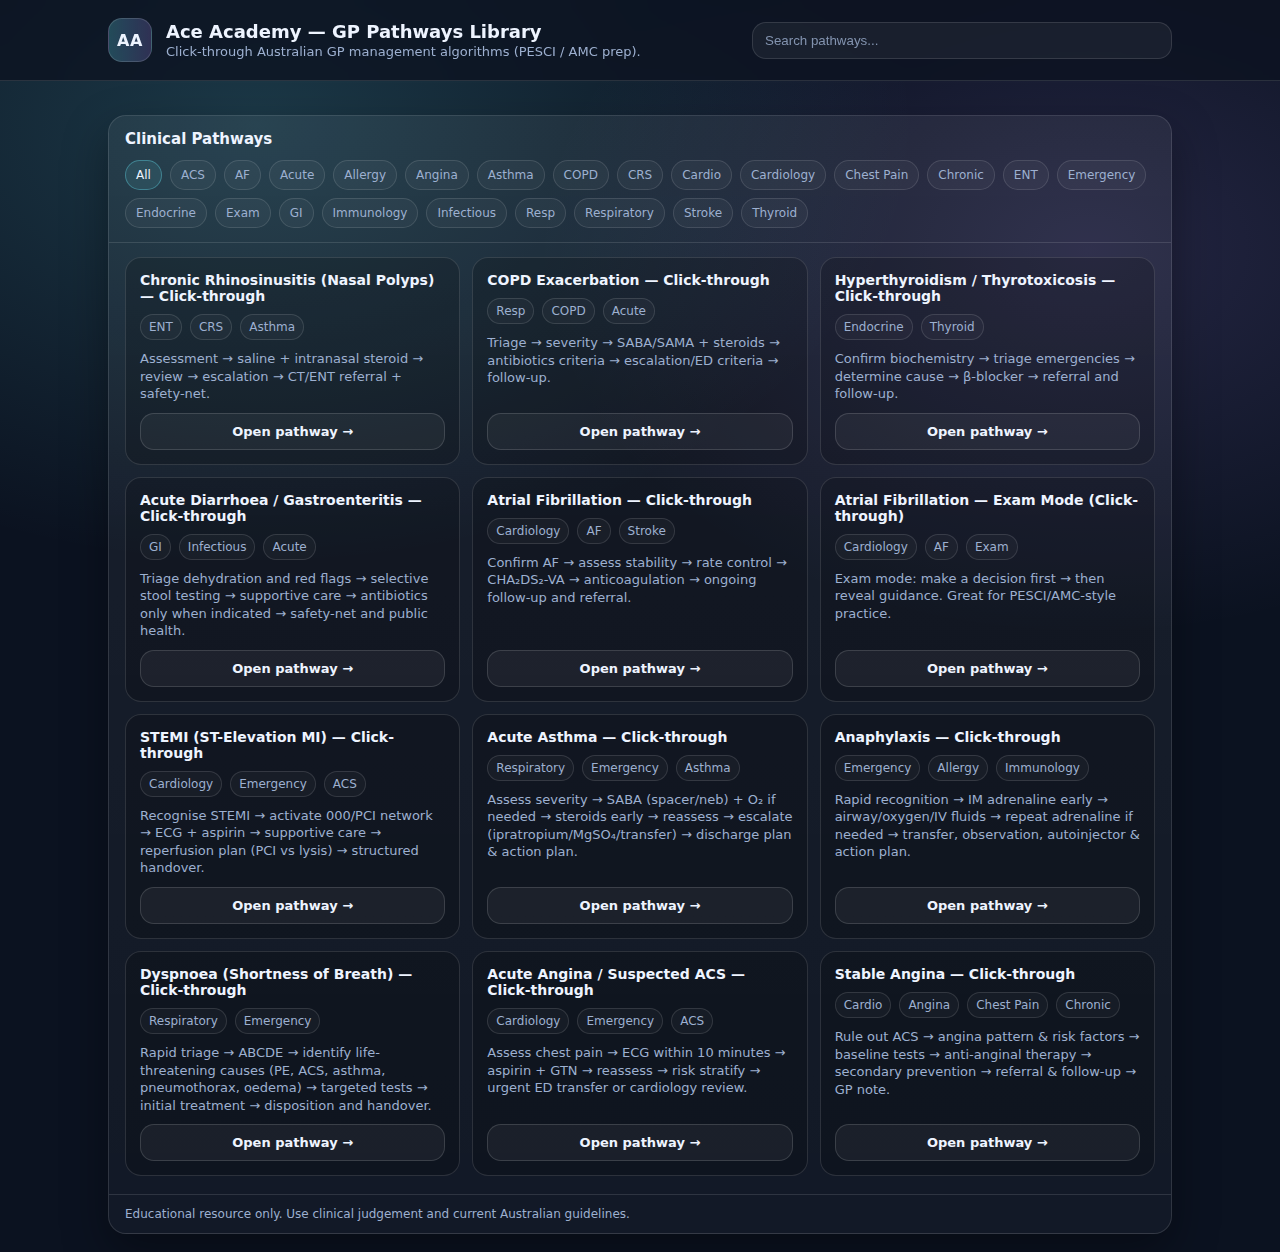
<file: index.html>
<!DOCTYPE html>
<html lang="en">
<head>
  <meta charset="utf-8" />
  <meta name="viewport" content="width=device-width,initial-scale=1" />
  <title>Ace Academy — GP Pathways Library</title>
  <link rel="stylesheet" href="./assets/styles.css" />
</head>
<body>
  <header class="topbar">
    <div class="wrap">
      <div class="brand">
        <div class="logo">AA</div>
        <div>
          <h1>Ace Academy — GP Pathways Library</h1>
          <p class="sub">Click-through Australian GP management algorithms (PESCI / AMC prep).</p>
        </div>
      </div>
      <div class="right">
        <input id="search" class="search" placeholder="Search pathways..." />
      </div>
    </div>
  </header>

  <main class="wrap">
    <section class="panel">
      <div class="panelHead">
        <h2>Clinical Pathways</h2>
        <div class="chips" id="chips"></div>
      </div>

      <div id="grid" class="grid"></div>

      <div class="footerNote">
        Educational resource only. Use clinical judgement and current Australian guidelines.
      </div>
    </section>
  </main>

  <script src="./assets/library.js"></script>
</body>
</html>
</file>
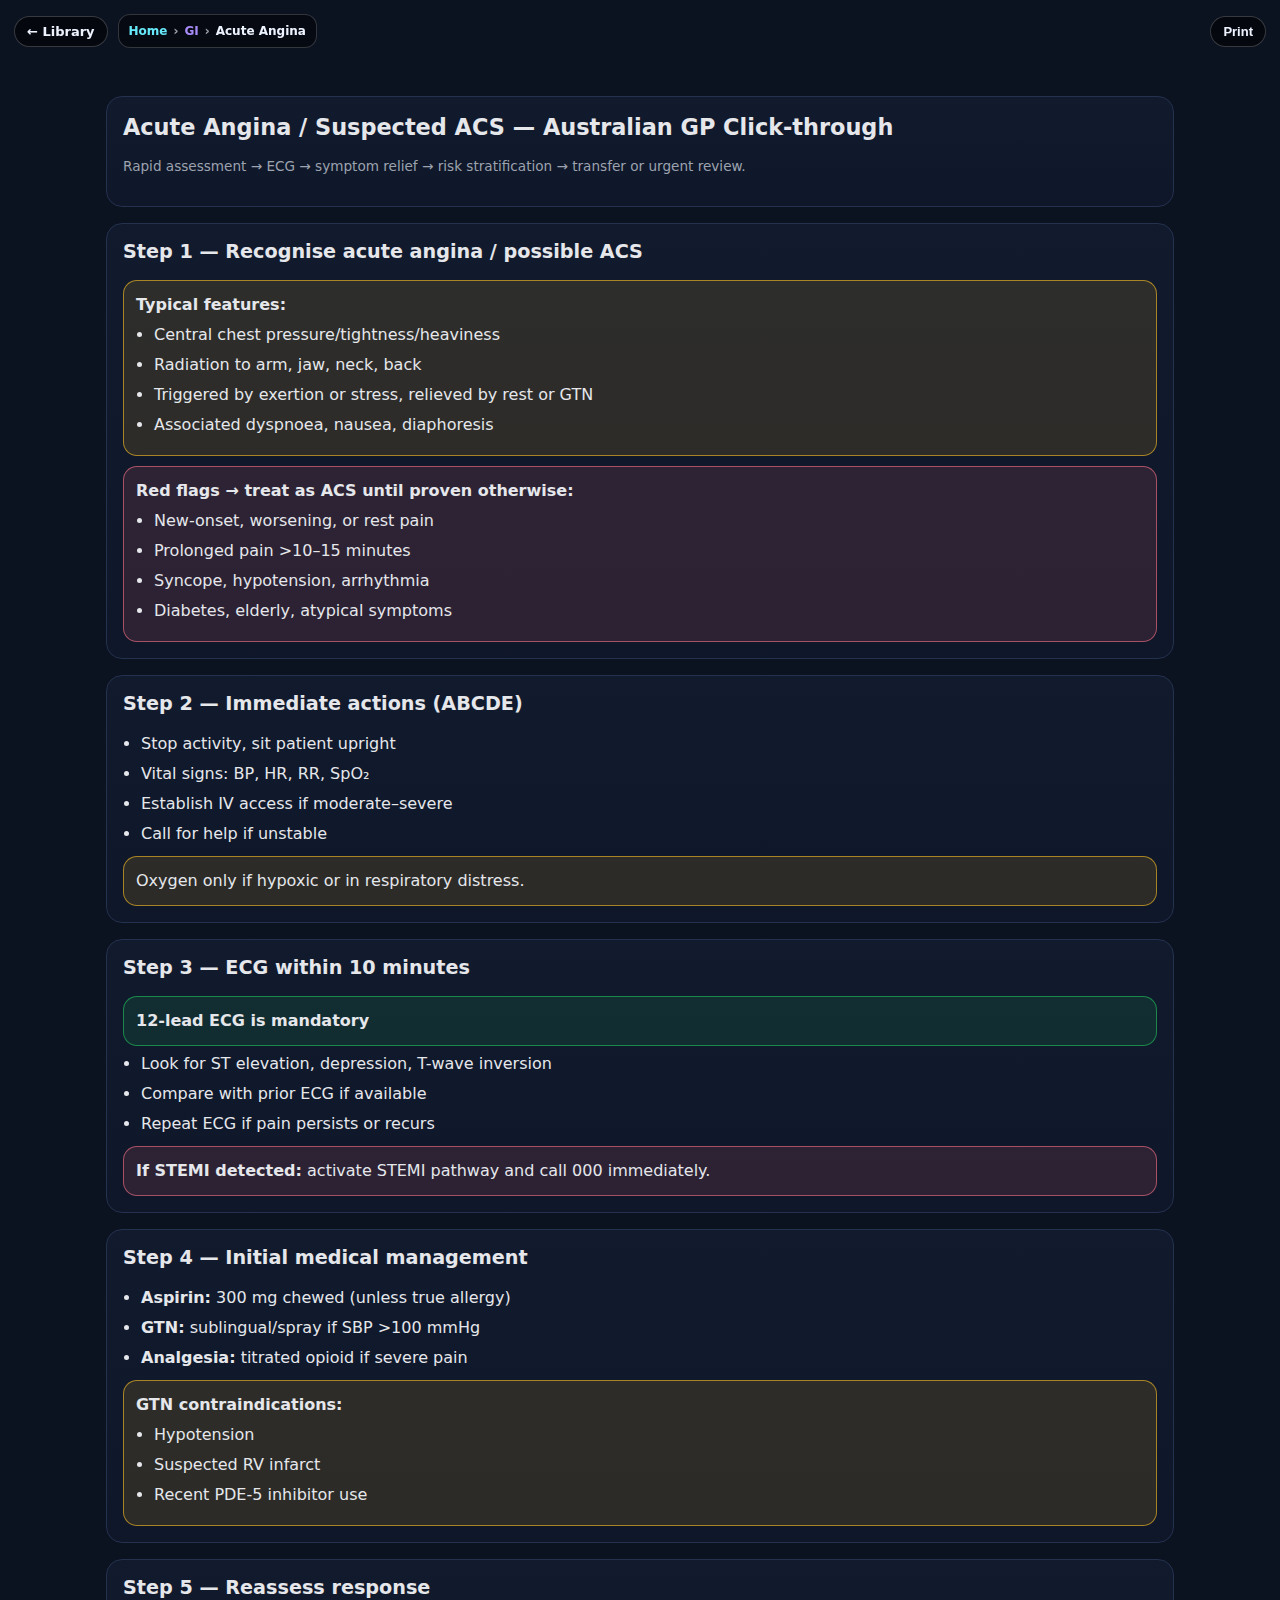
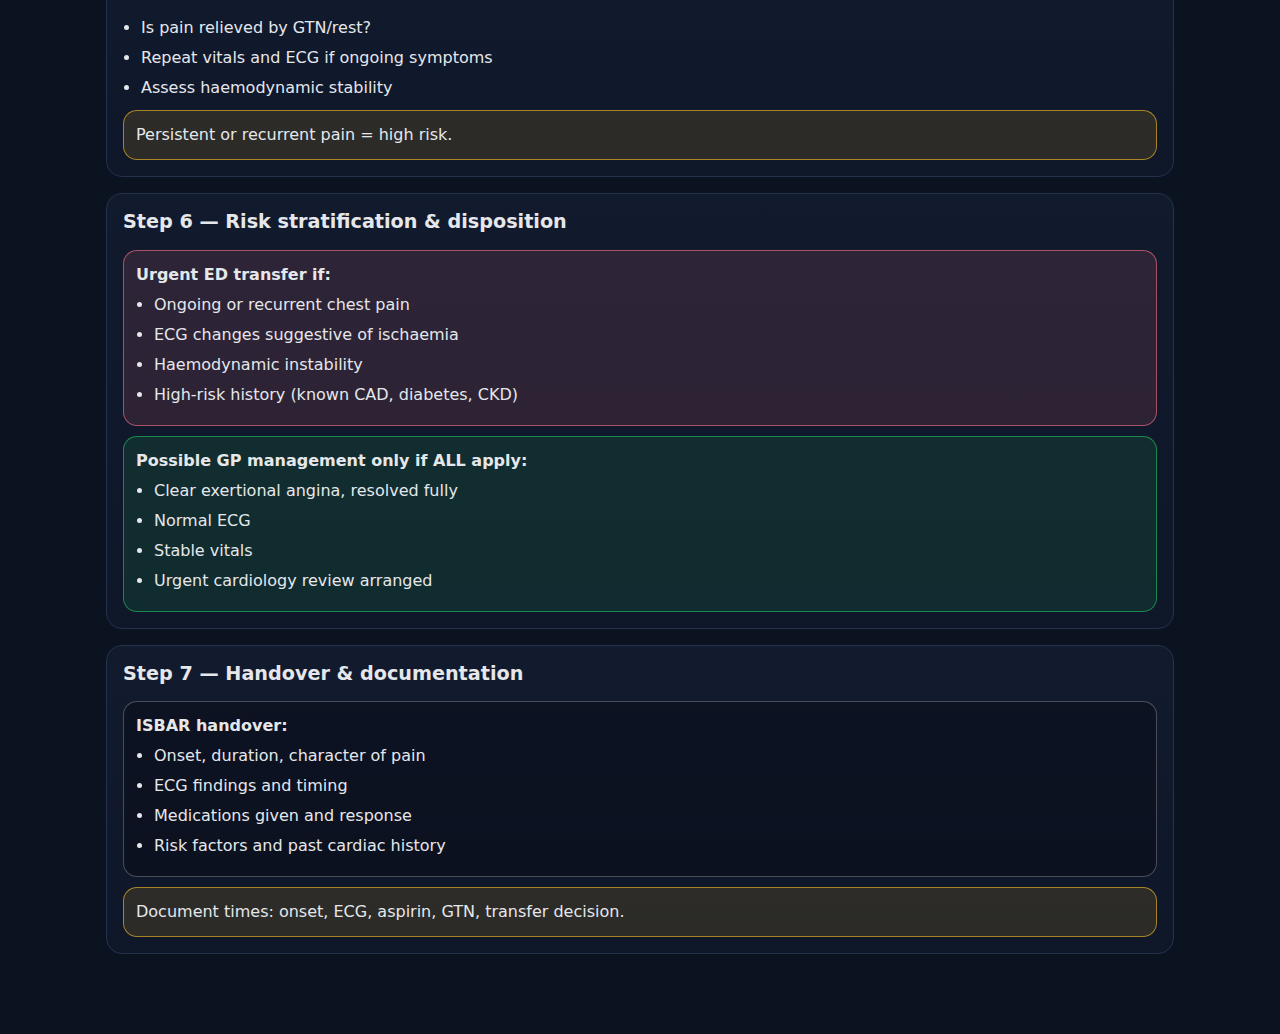
<file: pathways/acute-angina/index.html>
<!doctype html>
<html lang="en-AU">
<head>
  <meta charset="utf-8" />
  <meta name="viewport" content="width=device-width,initial-scale=1" />
  <title>Acute Angina — Click-through</title>

  <link rel="stylesheet" href="../../assets/ace-core.css">
  <script src="../../assets/pathway-nav.js" defer></script>
</head>

<body>
<main class="wrap">

<div class="card">
  <h1>Acute Angina / Suspected ACS — Australian GP Click-through</h1>
  <p class="muted">
    Rapid assessment → ECG → symptom relief → risk stratification → transfer or urgent review.
  </p>
</div>

<div class="card">
  <h2>Step 1 — Recognise acute angina / possible ACS</h2>

  <div class="callout warn">
    <strong>Typical features:</strong>
    <ul>
      <li>Central chest pressure/tightness/heaviness</li>
      <li>Radiation to arm, jaw, neck, back</li>
      <li>Triggered by exertion or stress, relieved by rest or GTN</li>
      <li>Associated dyspnoea, nausea, diaphoresis</li>
    </ul>
  </div>

  <div class="callout danger">
    <strong>Red flags → treat as ACS until proven otherwise:</strong>
    <ul>
      <li>New-onset, worsening, or rest pain</li>
      <li>Prolonged pain &gt;10–15 minutes</li>
      <li>Syncope, hypotension, arrhythmia</li>
      <li>Diabetes, elderly, atypical symptoms</li>
    </ul>
  </div>
</div>

<div class="card">
  <h2>Step 2 — Immediate actions (ABCDE)</h2>

  <ul>
    <li>Stop activity, sit patient upright</li>
    <li>Vital signs: BP, HR, RR, SpO₂</li>
    <li>Establish IV access if moderate–severe</li>
    <li>Call for help if unstable</li>
  </ul>

  <div class="callout warn">
    Oxygen only if hypoxic or in respiratory distress.
  </div>
</div>

<div class="card">
  <h2>Step 3 — ECG within 10 minutes</h2>

  <div class="callout ok">
    <strong>12-lead ECG is mandatory</strong>
  </div>

  <ul>
    <li>Look for ST elevation, depression, T-wave inversion</li>
    <li>Compare with prior ECG if available</li>
    <li>Repeat ECG if pain persists or recurs</li>
  </ul>

  <div class="callout danger">
    <strong>If STEMI detected:</strong> activate STEMI pathway and call 000 immediately.
  </div>
</div>

<div class="card">
  <h2>Step 4 — Initial medical management</h2>

  <ul>
    <li><b>Aspirin:</b> 300 mg chewed (unless true allergy)</li>
    <li><b>GTN:</b> sublingual/spray if SBP &gt;100 mmHg</li>
    <li><b>Analgesia:</b> titrated opioid if severe pain</li>
  </ul>

  <div class="callout warn">
    <strong>GTN contraindications:</strong>
    <ul>
      <li>Hypotension</li>
      <li>Suspected RV infarct</li>
      <li>Recent PDE-5 inhibitor use</li>
    </ul>
  </div>
</div>

<div class="card">
  <h2>Step 5 — Reassess response</h2>

  <ul>
    <li>Is pain relieved by GTN/rest?</li>
    <li>Repeat vitals and ECG if ongoing symptoms</li>
    <li>Assess haemodynamic stability</li>
  </ul>

  <div class="callout warn">
    Persistent or recurrent pain = high risk.
  </div>
</div>

<div class="card">
  <h2>Step 6 — Risk stratification & disposition</h2>

  <div class="callout danger">
    <strong>Urgent ED transfer if:</strong>
    <ul>
      <li>Ongoing or recurrent chest pain</li>
      <li>ECG changes suggestive of ischaemia</li>
      <li>Haemodynamic instability</li>
      <li>High-risk history (known CAD, diabetes, CKD)</li>
    </ul>
  </div>

  <div class="callout ok">
    <strong>Possible GP management only if ALL apply:</strong>
    <ul>
      <li>Clear exertional angina, resolved fully</li>
      <li>Normal ECG</li>
      <li>Stable vitals</li>
      <li>Urgent cardiology review arranged</li>
    </ul>
  </div>
</div>

<div class="card">
  <h2>Step 7 — Handover & documentation</h2>

  <div class="callout">
    <strong>ISBAR handover:</strong>
    <ul>
      <li>Onset, duration, character of pain</li>
      <li>ECG findings and timing</li>
      <li>Medications given and response</li>
      <li>Risk factors and past cardiac history</li>
    </ul>
  </div>

  <div class="callout warn">
    Document times: onset, ECG, aspirin, GTN, transfer decision.
  </div>
</div>

</main>
</body>
</html>
</file>
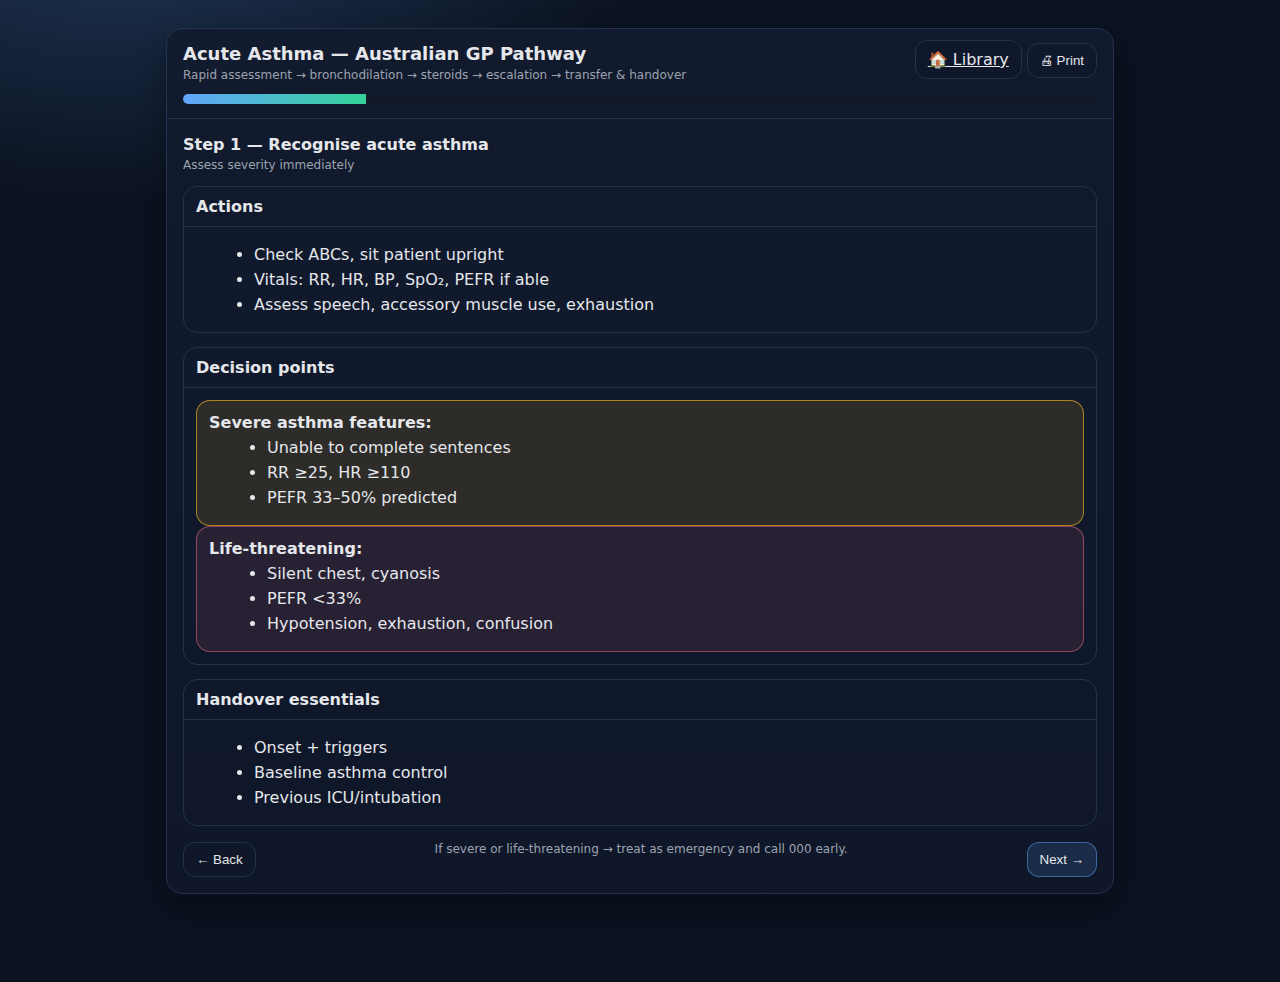
<file: pathways/acute-asthma/index.html>
<!doctype html>
<html lang="en-AU">
<head>
<meta charset="utf-8">
<meta name="viewport" content="width=device-width,initial-scale=1">
<title>Acute Asthma — Australian GP Click-through Pathway</title>

<style>
:root{
  --bg:#0b1220; --card:#121b2e; --text:#e5e7eb; --muted:#9ca3af;
  --line:#24314f; --accent:#60a5fa; --ok:#22c55e; --warn:#fbbf24; --danger:#fb7185;
  --radius:16px; --shadow:0 12px 30px rgba(0,0,0,.35);
  --sans:system-ui,-apple-system,Segoe UI,Roboto,Arial;
}
*{box-sizing:border-box}
body{
  margin:0; font-family:var(--sans); color:var(--text);
  background:radial-gradient(900px 500px at 10% -10%,rgba(96,165,250,.25),transparent 60%),var(--bg);
}
.wrap{max-width:980px;margin:28px auto;padding:0 16px 60px}
.card{background:linear-gradient(180deg,rgba(18,27,46,.95),rgba(15,23,42,.9));
  border:1px solid var(--line);border-radius:var(--radius);box-shadow:var(--shadow);overflow:hidden}
.card-h{padding:14px 16px;border-bottom:1px solid var(--line)}
.card-b{padding:16px}
h1,h2{margin:0}
h1{font-size:18px}
h2{font-size:16px}
.sub{font-size:12px;color:var(--muted);margin-top:4px}
.btn{
  border:1px solid var(--line);background:rgba(15,23,42,.6);
  color:var(--text);padding:9px 12px;border-radius:12px;cursor:pointer;
}
.btn.primary{border-color:rgba(96,165,250,.5);background:rgba(96,165,250,.15)}
.btn.warn{border-color:rgba(251,191,36,.5);background:rgba(251,191,36,.12)}
.btn.danger{border-color:rgba(251,113,133,.5);background:rgba(251,113,133,.12)}
.top{display:flex;justify-content:space-between;gap:10px;flex-wrap:wrap}
.progress{height:10px;background:#111827;border-radius:999px;margin-top:12px;overflow:hidden}
.progress div{height:100%;background:linear-gradient(90deg,#60a5fa,#34d399);width:0%}
.section{margin-top:14px;border:1px solid var(--line);border-radius:14px;overflow:hidden}
.section-h{padding:10px 12px;border-bottom:1px solid var(--line);font-weight:700}
.section-b{padding:12px}
ul{margin:6px 0 0 18px}
li{margin:6px 0}
.callout{border:1px solid rgba(251,113,133,.5);background:rgba(251,113,133,.1);
  border-radius:14px;padding:12px}
.callout.warn{border-color:rgba(251,191,36,.6);background:rgba(251,191,36,.12)}
.callout.ok{border-color:rgba(34,197,94,.6);background:rgba(34,197,94,.12)}
.footer{display:flex;justify-content:space-between;gap:10px;margin-top:16px}
.mini{font-size:12px;color:var(--muted)}
@media print{
  .btn,.footer{display:none}
  body{background:#fff;color:#000}
  .card{box-shadow:none}
}
</style>
</head>

<body>
<div class="wrap">

<div class="card">
  <div class="card-h">
    <div class="top">
      <div>
        <h1>Acute Asthma — Australian GP Pathway</h1>
        <div class="sub">Rapid assessment → bronchodilation → steroids → escalation → transfer & handover</div>
      </div>
      <div>
        <a class="btn" href="https://voboroau.github.io/index.html">🏠 Library</a>
        <button class="btn" onclick="window.print()">🖨 Print</button>
      </div>
    </div>
    <div class="progress"><div id="bar"></div></div>
  </div>

  <div class="card-b">
    <h2 id="title"></h2>
    <div class="sub" id="subtitle"></div>

    <div class="section">
      <div class="section-h">Actions</div>
      <div class="section-b" id="actions"></div>
    </div>

    <div class="section">
      <div class="section-h">Decision points</div>
      <div class="section-b" id="decisions"></div>
    </div>

    <div class="section">
      <div class="section-h">Handover essentials</div>
      <div class="section-b" id="handover"></div>
    </div>

    <div class="footer">
      <button class="btn" onclick="back()">← Back</button>
      <div class="mini" id="tip"></div>
      <button class="btn primary" onclick="next()">Next →</button>
    </div>
  </div>
</div>

</div>

<script>
const steps=[
{
title:"Step 1 — Recognise acute asthma",
subtitle:"Assess severity immediately",
actions:[
"Check ABCs, sit patient upright",
"Vitals: RR, HR, BP, SpO₂, PEFR if able",
"Assess speech, accessory muscle use, exhaustion"
],
decisions:`
<div class="callout warn"><b>Severe asthma features:</b>
<ul>
<li>Unable to complete sentences</li>
<li>RR ≥25, HR ≥110</li>
<li>PEFR 33–50% predicted</li>
</ul></div>
<div class="callout"><b>Life-threatening:</b>
<ul>
<li>Silent chest, cyanosis</li>
<li>PEFR &lt;33%</li>
<li>Hypotension, exhaustion, confusion</li>
</ul></div>
`,
handover:["Onset + triggers","Baseline asthma control","Previous ICU/intubation"],
tip:"If severe or life-threatening → treat as emergency and call 000 early."
},
{
title:"Step 2 — Immediate treatment",
subtitle:"Do not delay bronchodilators",
actions:[
"Oxygen to target SpO₂ 94–98%",
"Salbutamol 4–10 puffs via spacer q20min OR continuous neb",
"Ipratropium bromide neb added if severe",
"Prednisolone 50 mg PO or Hydrocortisone 100 mg IV"
],
decisions:`
<div class="callout ok"><b>Early systemic steroids reduce admission and relapse.</b></div>
`,
handover:["Times and doses of bronchodilators","Steroid given (drug + time)"],
tip:"Spacer delivery is as effective as nebuliser if patient cooperative."
},
{
title:"Step 3 — Reassess after 1 hour",
subtitle:"Response determines escalation",
actions:[
"Repeat PEFR, vitals, symptom assessment",
"Continue salbutamol hourly if improving",
"Monitor for fatigue or deterioration"
],
decisions:`
<div class="callout warn"><b>Poor response:</b>
<ul>
<li>Persistent tachypnoea or hypoxia</li>
<li>PEFR &lt;50%</li>
</ul>
→ Escalate and arrange transfer</div>
`,
handover:["Trend of PEFR","Response to therapy"],
tip:"Deterioration after initial improvement is a red flag."
},
{
title:"Step 4 — Escalation & transfer",
subtitle:"Severe or life-threatening asthma",
actions:[
"Call 000 / retrieval early",
"IV magnesium sulfate 2 g over 20 min (if severe)",
"Prepare for NIV / intubation if deteriorating"
],
decisions:`
<div class="callout danger"><b>Impending respiratory failure:</b>
<ul>
<li>Rising CO₂</li>
<li>Decreasing RR</li>
<li>Reduced consciousness</li>
</ul></div>
`,
handover:["MgSO₄ given","Any arrhythmias or hypotension"],
tip:"A quiet chest is worse than a wheezy chest."
},
{
title:"Step 5 — Discharge planning (if safe)",
subtitle:"Prevent relapse",
actions:[
"Step-up preventer (ICS or ICS/LABA)",
"Prednisolone course 5–7 days",
"Inhaler technique + spacer",
"Written asthma action plan",
"GP review within 48 hours"
],
decisions:`
<div class="callout ok"><b>Discharge only if:</b>
<ul>
<li>PEFR &gt;60–75%</li>
<li>Stable for several hours</li>
</ul></div>
`,
handover:["Action plan provided","Follow-up arranged"],
tip:"Every acute attack is a chance to fix long-term control."
}
];

let i=0;
function render(){
document.getElementById("title").innerText=steps[i].title;
document.getElementById("subtitle").innerText=steps[i].subtitle;
document.getElementById("actions").innerHTML="<ul>"+steps[i].actions.map(a=>"<li>"+a+"</li>").join("")+"</ul>";
document.getElementById("decisions").innerHTML=steps[i].decisions;
document.getElementById("handover").innerHTML="<ul>"+steps[i].handover.map(h=>"<li>"+h+"</li>").join("")+"</ul>";
document.getElementById("tip").innerText=steps[i].tip;
document.getElementById("bar").style.width=((i+1)/steps.length*100)+"%";
}
function next(){ if(i<steps.length-1){i++;render()} }
function back(){ if(i>0){i--;render()} }
render();
</script>
</body>
</html>
</file>
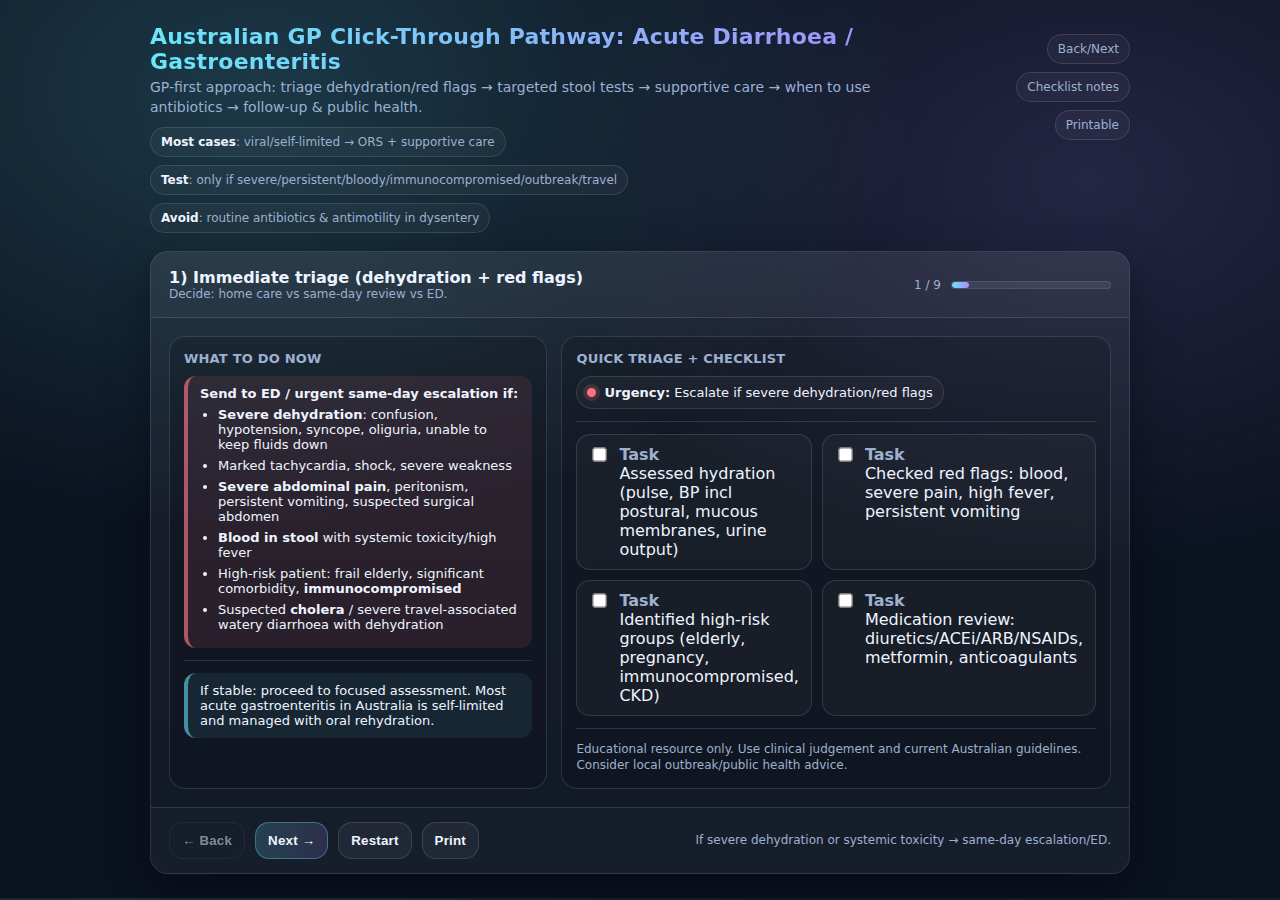
<file: pathways/acute-diarrhoea-gastroenteritis/index.html>
<!DOCTYPE html>
<html lang="en">
<head>
  <meta charset="UTF-8" />
  <meta name="viewport" content="width=device-width, initial-scale=1"/>
  <title>Australian GP Click-Through Pathway — Acute Diarrhoea / Gastroenteritis</title>
  <style>
    :root{
      --bg:#0b1220;
      --muted:#9db0d0;
      --text:#eef4ff;
      --border:rgba(255,255,255,.12);
      --accent:#67e8f9;
      --accent2:#a78bfa;
      --danger:#fb7185;
      --ok:#34d399;
      --warn:#fbbf24;
      --shadow: 0 18px 45px rgba(0,0,0,.35);
      --radius: 18px;
    }
    *{box-sizing:border-box}
    body{
      margin:0;
      font-family: system-ui, -apple-system, Segoe UI, Roboto, Arial, sans-serif;
      background: radial-gradient(1200px 800px at 20% 10%, rgba(103,232,249,.18), transparent 55%),
                  radial-gradient(1000px 700px at 85% 20%, rgba(167,139,250,.16), transparent 55%),
                  #0b1220;
      color:var(--text);
      padding:24px;
    }
    .wrap{max-width:980px;margin:0 auto}
    header{display:flex;gap:14px;align-items:flex-start;justify-content:space-between;margin-bottom:18px}
    .title{
      background: linear-gradient(90deg, var(--accent), var(--accent2));
      -webkit-background-clip:text;background-clip:text;color:transparent;
      font-size:22px;font-weight:900;letter-spacing:.2px;margin:0 0 4px 0;
    }
    .subtitle{margin:0;color:var(--muted);font-size:14px;line-height:1.4}
    .chiprow{display:flex;flex-wrap:wrap;gap:8px;margin-top:10px}
    .chip{padding:7px 10px;border:1px solid var(--border);border-radius:999px;color:var(--muted);font-size:12px;background:rgba(255,255,255,.04)}
    .chip strong{color:var(--text);font-weight:800}

    .card{
      background: linear-gradient(180deg, rgba(255,255,255,.06), rgba(255,255,255,.03));
      border:1px solid var(--border);
      border-radius: var(--radius);
      box-shadow: var(--shadow);
      overflow:hidden;
    }
    .cardHead{
      padding:16px 18px;
      border-bottom:1px solid var(--border);
      display:flex;gap:12px;align-items:center;justify-content:space-between;
      background: rgba(255,255,255,.03);
    }
    .stepTitle{font-weight:900;font-size:16px;margin:0;display:flex;gap:10px;align-items:center}
    .progress{display:flex;align-items:center;gap:10px;min-width:240px;justify-content:flex-end;color:var(--muted);font-size:12px}
    .bar{width:160px;height:8px;border-radius:999px;background:rgba(255,255,255,.08);overflow:hidden;border:1px solid rgba(255,255,255,.10)}
    .bar > div{height:100%;width:0%;background: linear-gradient(90deg, var(--accent), var(--accent2));border-radius:999px;transition:width .35s ease}

    .content{padding:18px}
    .grid{display:grid;grid-template-columns: 1.1fr .9fr;gap:14px}
    @media (max-width:860px){ .grid{grid-template-columns:1fr} .progress{min-width:unset}}
    .panel{border:1px solid var(--border);border-radius:16px;padding:14px;background: rgba(0,0,0,.15)}
    .panel h3{margin:0 0 10px 0;font-size:13px;letter-spacing:.2px;text-transform:uppercase;color:var(--muted)}
    ul{margin:0;padding-left:18px}
    li{margin:6px 0;color:var(--text)}
    .divider{height:1px;background:var(--border);margin:12px 0}
    .muted{color:var(--muted)}
    .note{
      border-left:4px solid rgba(103,232,249,.55);
      padding:10px 12px;background:rgba(103,232,249,.08);
      border-radius:12px;color:var(--text);font-size:13px;
    }
    .dangerBox{
      border-left:4px solid rgba(251,113,133,.65);
      padding:10px 12px;background:rgba(251,113,133,.10);
      border-radius:12px;color:var(--text);font-size:13px;
    }
    .pill{
      display:inline-flex;align-items:center;gap:8px;
      padding:8px 10px;border-radius:999px;border:1px solid var(--border);
      background:rgba(255,255,255,.03);
      font-size:13px;
    }
    .pillDot{width:9px;height:9px;border-radius:50%;background:var(--ok);box-shadow:0 0 0 4px rgba(52,211,153,.18)}
    .pillDot.warn{background:var(--warn);box-shadow:0 0 0 4px rgba(251,191,36,.18)}
    .pillDot.danger{background:var(--danger);box-shadow:0 0 0 4px rgba(251,113,133,.18)}

    .checkGrid{display:grid;grid-template-columns:1fr 1fr;gap:10px}
    @media (max-width:560px){ .checkGrid{grid-template-columns:1fr} }
    .checkItem{
      border:1px solid var(--border);
      border-radius:14px;
      padding:10px 12px;
      background:rgba(255,255,255,.03);
      display:flex;gap:10px;align-items:flex-start;
    }
    .checkItem input{margin-top:3px;transform:scale(1.1)}
    .checkItem label{cursor:pointer}
    .footerMini{color:var(--muted);font-size:12px;line-height:1.35}

    .ctaRow{
      display:flex;flex-wrap:wrap;gap:10px;align-items:center;justify-content:space-between;
      padding:14px 18px;border-top:1px solid var(--border);background:rgba(255,255,255,.02)
    }
    .btns{display:flex;gap:10px;flex-wrap:wrap}
    button{
      cursor:pointer;
      border:1px solid var(--border);
      background:rgba(255,255,255,.05);
      color:var(--text);
      padding:10px 12px;
      border-radius:14px;
      font-weight:800;
      letter-spacing:.2px;
      transition: transform .05s ease, background .2s ease, border-color .2s ease;
    }
    button:hover{background:rgba(255,255,255,.08);border-color:rgba(255,255,255,.18)}
    button:active{transform:translateY(1px)}
    button.primary{
      border-color: rgba(103,232,249,.35);
      background: linear-gradient(90deg, rgba(103,232,249,.18), rgba(167,139,250,.16));
    }
    button.ghost{background:transparent}
    button:disabled{opacity:.5;cursor:not-allowed}
    .small{font-size:12px;color:var(--muted)}
    .rowBtns{display:flex;flex-wrap:wrap;gap:8px;margin-top:10px}
    .choiceBtn{
      border:1px solid rgba(255,255,255,.14);
      background:rgba(255,255,255,.05);
      padding:9px 10px;border-radius:14px;font-weight:800;font-size:13px;
    }
    .choiceBtn.active{
      border-color: rgba(103,232,249,.35);
      background: rgba(103,232,249,.12);
    }
    @media print{
      body{background:#fff;color:#000;padding:0}
      .wrap{max-width:100%;margin:0}
      .card{box-shadow:none;border-radius:0;border:0}
      .cardHead,.ctaRow,header .chiprow,button{display:none !important}
      .content{padding:0}
      .panel{break-inside:avoid;border:1px solid #ccc;background:#fff}
      .title{color:#000;-webkit-text-fill-color:#000}
      .subtitle,.muted,.small,.footerMini{color:#333}
    }
  </style>
</head>
<body>
<div class="wrap">
  <header>
    <div>
      <h1 class="title">Australian GP Click-Through Pathway: Acute Diarrhoea / Gastroenteritis</h1>
      <p class="subtitle">
        GP-first approach: triage dehydration/red flags → targeted stool tests → supportive care → when to use antibiotics → follow-up & public health.
      </p>
      <div class="chiprow">
        <span class="chip"><strong>Most cases</strong>: viral/self-limited → ORS + supportive care</span>
        <span class="chip"><strong>Test</strong>: only if severe/persistent/bloody/immunocompromised/outbreak/travel</span>
        <span class="chip"><strong>Avoid</strong>: routine antibiotics & antimotility in dysentery</span>
      </div>
    </div>
    <div class="chiprow" style="justify-content:flex-end;">
      <span class="chip">Back/Next</span>
      <span class="chip">Checklist notes</span>
      <span class="chip">Printable</span>
    </div>
  </header>

  <div class="card">
    <div class="cardHead">
      <div>
        <p class="stepTitle" id="stepTitle">Step</p>
        <div class="small" id="stepHint"></div>
      </div>
      <div class="progress">
        <span id="stepCount">1 / 9</span>
        <div class="bar"><div id="barFill"></div></div>
      </div>
    </div>

    <div class="content">
      <div class="grid">
        <div class="panel">
          <h3>What to do now</h3>
          <div id="mainBody"></div>
        </div>

        <div class="panel">
          <h3>Quick triage + checklist</h3>

          <div class="pill">
            <span class="pillDot warn" id="rfDot"></span>
            <span><strong>Urgency:</strong> <span id="rfText">Check</span></span>
          </div>

          <div class="divider"></div>

          <div class="checkGrid" id="checkGrid"></div>

          <div class="divider"></div>

          <div class="footerMini">
            Educational resource only. Use clinical judgement and current Australian guidelines. Consider local outbreak/public health advice.
          </div>
        </div>
      </div>
    </div>

    <div class="ctaRow">
      <div class="btns">
        <button class="ghost" id="btnBack">← Back</button>
        <button class="primary" id="btnNext">Next →</button>
        <button id="btnRestart">Restart</button>
        <button id="btnPrint">Print</button>
      </div>
      <div class="small" id="miniSummary">Start with dehydration and red flags.</div>
    </div>
  </div>
</div>

<script>
  const state = {
    stepIndex: 0,
    checks: JSON.parse(localStorage.getItem("gastro_checks") || "{}"),
    toggles: JSON.parse(localStorage.getItem("gastro_toggles") || "{}")
  };

  const steps = [
    {
      title: "1) Immediate triage (dehydration + red flags)",
      hint: "Decide: home care vs same-day review vs ED.",
      body: `
        <div class="dangerBox">
          <strong>Send to ED / urgent same-day escalation if:</strong>
          <ul>
            <li><strong>Severe dehydration</strong>: confusion, hypotension, syncope, oliguria, unable to keep fluids down</li>
            <li>Marked tachycardia, shock, severe weakness</li>
            <li><strong>Severe abdominal pain</strong>, peritonism, persistent vomiting, suspected surgical abdomen</li>
            <li><strong>Blood in stool</strong> with systemic toxicity/high fever</li>
            <li>High-risk patient: frail elderly, significant comorbidity, <strong>immunocompromised</strong></li>
            <li>Suspected <strong>cholera</strong> / severe travel-associated watery diarrhoea with dehydration</li>
          </ul>
        </div>
        <div class="divider"></div>
        <div class="note">
          If stable: proceed to focused assessment. Most acute gastroenteritis in Australia is self-limited and managed with oral rehydration.
        </div>
      `,
      urgency: "danger",
      urgencyText: "Escalate if severe dehydration/red flags",
      checks: [
        { id:"t1", text:"Assessed hydration (pulse, BP incl postural, mucous membranes, urine output)" },
        { id:"t2", text:"Checked red flags: blood, severe pain, high fever, persistent vomiting" },
        { id:"t3", text:"Identified high-risk groups (elderly, pregnancy, immunocompromised, CKD)" },
        { id:"t4", text:"Medication review: diuretics/ACEi/ARB/NSAIDs, metformin, anticoagulants" }
      ],
      mini: "If severe dehydration or systemic toxicity → same-day escalation/ED."
    },
    {
      title: "2) Focused history (cause + exposure)",
      hint: "Differentiate viral vs bacterial dysentery vs protozoal vs toxin vs C. difficile.",
      body: `
        <p><strong>Key history:</strong></p>
        <ul>
          <li>Onset & duration (acute &lt;14 days vs persistent)</li>
          <li>Stool frequency/volume; watery vs bloody; mucus</li>
          <li>Fever, rigors, severe cramps/tenesmus</li>
          <li>Vomiting predominance (often viral/toxin)</li>
          <li>Travel, camping, untreated water, cruise/hostel</li>
          <li>Food: undercooked poultry/eggs/seafood, unpasteurised dairy</li>
          <li>Sick contacts, childcare, aged care, outbreak setting</li>
          <li>Recent antibiotics / hospitalisation (consider <strong>C. difficile</strong>)</li>
        </ul>
        <div class="note">
          Persistent diarrhoea (&gt;7–14 days), weight loss, nocturnal symptoms or recurrent episodes → broaden differential (IBD, malabsorption, endocrine, meds).
        </div>
      `,
      urgency: "warn",
      urgencyText: "Assess exposures and risks",
      checks: [
        { id:"h1", text:"Documented duration + stool characteristics (watery vs bloody)" },
        { id:"h2", text:"Assessed fever, severe cramps/tenesmus" },
        { id:"h3", text:"Reviewed travel, food, water, contacts/outbreak setting" },
        { id:"h4", text:"Asked about recent antibiotics/hospitalisation (C. difficile risk)" }
      ],
      mini: "Exposure history guides whether to test and whether antibiotics are appropriate."
    },
    {
      title: "3) Examination (severity + differentials)",
      hint: "Look for dehydration, systemic toxicity, abdominal signs.",
      body: `
        <p><strong>Examination essentials:</strong></p>
        <ul>
          <li>Vitals: HR, BP (incl postural), temp, RR</li>
          <li>Hydration: mucous membranes, capillary refill, skin turgor, urine output</li>
          <li>Abdomen: tenderness, guarding, distension, bowel sounds</li>
          <li>Consider PR exam if severe/bloody diarrhoea or concern for colitis</li>
        </ul>
        <div class="divider"></div>
        <div class="note">
          If severe abdominal tenderness, peritonism, marked distension, or toxic appearance → urgent escalation.
        </div>
      `,
      urgency: "warn",
      urgencyText: "Assess severity",
      checks: [
        { id:"e1", text:"Vitals incl postural BP documented" },
        { id:"e2", text:"Hydration status assessed and recorded" },
        { id:"e3", text:"Abdominal exam for peritonism/distension" },
        { id:"e4", text:"Considered PR exam if indicated" }
      ],
      mini: "Severity assessment determines investigations and need for IV fluids/admission."
    },
    {
      title: "4) Who needs tests in GP?",
      hint: "Most do not. Test selectively.",
      body: `
        <p><strong>Usually NO tests if:</strong></p>
        <ul>
          <li>Mild–moderate watery diarrhoea &lt;3–5 days</li>
          <li>No blood, no high fever, patient well hydrated</li>
        </ul>
        <div class="divider"></div>
        <p><strong>Consider stool testing if:</strong></p>
        <ul>
          <li><strong>Blood in stool</strong> or severe disease/high fever</li>
          <li>Persistent diarrhoea (&gt;7 days) or not improving</li>
          <li>Immunocompromised, significant comorbidity, pregnancy (case-by-case)</li>
          <li>Outbreak / food handler / childcare / aged care resident or staff</li>
          <li>Recent antibiotics/hospitalisation → test for <strong>C. difficile</strong></li>
          <li>Recent travel/camping/untreated water (consider ova/parasites if persistent)</li>
        </ul>
        <div class="note">
          Typical tests: stool PCR/culture (local lab panels), and C. difficile toxin/PCR when indicated.
        </div>
      `,
      urgency: "ok",
      urgencyText: "Selective testing",
      checks: [
        { id:"x1", text:"Identified whether stool testing is indicated" },
        { id:"x2", text:"If indicated: ordered stool PCR/culture (per local lab)" },
        { id:"x3", text:"If antibiotic exposure/hospitalisation: ordered C. difficile testing" },
        { id:"x4", text:"Considered blood tests (U&E, FBC) if dehydrated/elderly/ongoing" }
      ],
      mini: "Testing is for severe, bloody, persistent, high-risk, or outbreak-associated cases."
    },
    {
      title: "5) Supportive management (default pathway)",
      hint: "Oral rehydration is the cornerstone.",
      body: `
        <p><strong>Core management:</strong></p>
        <ul>
          <li><strong>Oral rehydration solution (ORS)</strong> (small frequent sips)</li>
          <li>Continue light diet as tolerated; avoid alcohol</li>
          <li>Antiemetic if needed (e.g., to tolerate fluids) per local practice</li>
          <li>Review medications: consider temporary hold of dehydration-risk meds (case-by-case)</li>
        </ul>
        <div class="divider"></div>
        <p><strong>Antidiarrhoeals:</strong></p>
        <ul>
          <li>May be considered for <strong>non-bloody</strong> watery diarrhoea in well adults</li>
          <li><strong>Avoid</strong> in dysentery (bloody stool), high fever, suspected C. difficile, or severe abdominal pain</li>
        </ul>
        <div class="note">
          Give clear return advice and plan follow-up if symptoms persist beyond 48–72 hours or worsen.
        </div>
      `,
      urgency: "ok",
      urgencyText: "Supportive care",
      checks: [
        { id:"m1", text:"ORS advice given (small frequent sips, aim adequate urine output)" },
        { id:"m2", text:"Diet advice: resume as tolerated; avoid irritants if needed" },
        { id:"m3", text:"Medication review for dehydration risk (diuretics/ACEi/ARB/NSAIDs/metformin)" },
        { id:"m4", text:"Antimotility use considered only if appropriate (no blood/fever)" }
      ],
      mini: "Most cases improve with ORS and time. Avoid unnecessary antibiotics."
    },
    {
      title: "6) Antibiotics: when to consider (branching)",
      hint: "Not routine. Use for selected severe bacterial disease and specific scenarios.",
      body: `
        <p><strong>Select the scenario:</strong></p>
        <div class="rowBtns">
          <button class="choiceBtn" data-toggle="abx" data-value="none">Most cases (no antibiotics)</button>
          <button class="choiceBtn" data-toggle="abx" data-value="dysentery">Dysentery / severe febrile diarrhoea</button>
          <button class="choiceBtn" data-toggle="abx" data-value="traveller">Traveller's diarrhoea (moderate–severe)</button>
          <button class="choiceBtn" data-toggle="abx" data-value="cdiff">Suspected/confirmed C. difficile</button>
        </div>
        <div class="divider"></div>
        <div id="abxBox" class="note">Choose an option above to see a GP-appropriate approach.</div>
      `,
      urgency: "warn",
      urgencyText: "Antibiotics are selective",
      checks: [
        { id:"a1", text:"Avoided routine antibiotics in mild watery gastroenteritis" },
        { id:"a2", text:"If severe/bloody/systemic: stool testing arranged and escalation considered" },
        { id:"a3", text:"Considered local resistance/pregnancy/allergies before prescribing" },
        { id:"a4", text:"Avoided antimotility agents in dysentery/high fever" }
      ],
      mini: "If you treat empirically, document why and ensure follow-up."
    },
    {
      title: "7) Special groups",
      hint: "Children, elderly, pregnancy, immunocompromised need lower threshold for review/testing.",
      body: `
        <p><strong>Children:</strong></p>
        <ul>
          <li>Focus on hydration (urine output, tears, alertness)</li>
          <li>ORS; avoid high-sugar drinks; continue breastfeeding/normal diet as tolerated</li>
          <li>Lower threshold for ED if dehydration or inability to maintain fluids</li>
        </ul>
        <div class="divider"></div>
        <p><strong>Elderly / frail / comorbid:</strong></p>
        <ul>
          <li>Lower threshold for U&E, IV fluids, and admission</li>
          <li>Medication review is critical (AKI risk)</li>
        </ul>
        <div class="divider"></div>
        <p><strong>Pregnancy / immunocompromised:</strong></p>
        <ul>
          <li>Lower threshold for review/testing and specialist advice</li>
        </ul>
      `,
      urgency: "warn",
      urgencyText: "Lower threshold in high-risk",
      checks: [
        { id:"s1", text:"Adjusted threshold for testing/ED in elderly/frail/immunocompromised" },
        { id:"s2", text:"Paediatric hydration assessment documented if child" },
        { id:"s3", text:"Pregnancy considered and medication safety reviewed if relevant" },
        { id:"s4", text:"Outbreak setting flagged (aged care/childcare) if relevant" }
      ],
      mini: "Hydration risk drives decision-making in vulnerable groups."
    },
    {
      title: "8) Public health, exclusion and prevention",
      hint: "Outbreaks and certain infections may need notification/exclusion advice.",
      body: `
        <p><strong>GP actions:</strong></p>
        <ul>
          <li>Hand hygiene advice; avoid preparing food for others while symptomatic</li>
          <li>Discuss exclusion from work/school/childcare depending on local policy and risk role (e.g., food handlers)</li>
          <li>If outbreak suspected: advise stool testing and consider contacting local public health unit for guidance</li>
        </ul>
        <div class="note">
          Notification requirements vary by organism and jurisdiction in Australia. If a specific pathogen is identified (e.g., Salmonella, Shigella),
          follow local public health advice for notification and exclusion.
        </div>
      `,
      urgency: "ok",
      urgencyText: "Consider outbreak controls",
      checks: [
        { id:"p1", text:"Provided hygiene and transmission prevention advice" },
        { id:"p2", text:"Assessed for outbreak setting / food handler risk role" },
        { id:"p3", text:"If organism identified: followed local notification/exclusion advice" },
        { id:"p4", text:"Provided household advice (separate towels, surface cleaning)" }
      ],
      mini: "Prevention reduces spread—especially in childcare/aged care."
    },
    {
      title: "9) Follow-up and safety-netting",
      hint: "Clear return advice prevents missed sepsis/colitis/AKI.",
      body: `
        <p><strong>Arrange follow-up if:</strong></p>
        <ul>
          <li>Symptoms persist &gt;48–72 hours without improvement</li>
          <li>Ongoing dehydration risk, elderly/comorbid, or uncertain diagnosis</li>
          <li>Blood in stool, high fever, severe pain, or abnormal tests</li>
        </ul>
        <div class="divider"></div>
        <div class="dangerBox">
          <strong>Return urgently / ED if:</strong>
          <ul>
            <li>Unable to keep fluids down; reduced urine output</li>
            <li>Increasing weakness, dizziness, syncope</li>
            <li>Worsening abdominal pain, distension, peritonism</li>
            <li>Confusion, high fever, blood in stool with systemic toxicity</li>
          </ul>
        </div>
        <div class="note">
          Consider alternate diagnoses if recurrent/prolonged: IBD, IBS, medication-related, endocrine causes, malabsorption.
        </div>
      `,
      urgency: "ok",
      urgencyText: "Provide safety net",
      checks: [
        { id:"f1", text:"Safety-net advice given (dehydration, blood, worsening pain, fever)" },
        { id:"f2", text:"Follow-up plan documented" },
        { id:"f3", text:"If tests ordered: results follow-up system in place" },
        { id:"f4", text:"Considered alternate diagnoses if persistent/recurrent" }
      ],
      mini: "Most cases settle quickly. Persistent, bloody, or severe illness needs reassessment."
    }
  ];

  // Elements
  const elTitle = document.getElementById("stepTitle");
  const elHint  = document.getElementById("stepHint");
  const elCount = document.getElementById("stepCount");
  const elBar   = document.getElementById("barFill");
  const elBody  = document.getElementById("mainBody");
  const elGrid  = document.getElementById("checkGrid");
  const elMini  = document.getElementById("miniSummary");
  const rfDot   = document.getElementById("rfDot");
  const rfText  = document.getElementById("rfText");

  const btnBack = document.getElementById("btnBack");
  const btnNext = document.getElementById("btnNext");
  const btnRestart = document.getElementById("btnRestart");
  const btnPrint = document.getElementById("btnPrint");

  function setUrgency(level, text){
    rfDot.classList.remove("warn","danger");
    if(level === "ok"){ rfDot.className = "pillDot"; }
    else if(level === "warn"){ rfDot.className = "pillDot warn"; }
    else { rfDot.className = "pillDot danger"; }
    rfText.textContent = text;
  }

  function renderChecks(step){
    elGrid.innerHTML = "";
    (step.checks || []).forEach(item => {
      const key = `${state.stepIndex}:${item.id}`;
      const checked = !!state.checks[key];

      const wrap = document.createElement("div");
      wrap.className = "checkItem";

      const input = document.createElement("input");
      input.type = "checkbox";
      input.id = key;
      input.checked = checked;

      input.addEventListener("change", () => {
        state.checks[key] = input.checked;
        localStorage.setItem("gastro_checks", JSON.stringify(state.checks));
      });

      const label = document.createElement("label");
      label.htmlFor = key;
      label.innerHTML = `<strong class="muted">Task</strong><div>${item.text}</div>`;

      wrap.appendChild(input);
      wrap.appendChild(label);
      elGrid.appendChild(wrap);
    });
  }

  function highlightChoiceButtons(){
    document.querySelectorAll("[data-toggle]").forEach(btn => {
      const t = btn.getAttribute("data-toggle");
      const v = btn.getAttribute("data-value");
      btn.classList.toggle("active", state.toggles[t] === v);
    });
  }

  function renderAbxBox(){
    const box = document.getElementById("abxBox");
    if(!box) return;

    const v = state.toggles["abx"];
    if(!v){
      box.className = "note";
      box.textContent = "Choose an option above to see a GP-appropriate approach.";
      return;
    }

    const map = {
      none: `
        <strong>Most cases:</strong>
        <ul>
          <li>Supportive care only (ORS, diet as tolerated)</li>
          <li>No antibiotics for uncomplicated watery diarrhoea</li>
          <li>Consider loperamide only in well adults with non-bloody diarrhoea</li>
        </ul>
      `,
      dysentery: `
        <strong>Dysentery / severe febrile diarrhoea:</strong>
        <ul>
          <li>Arrange stool testing (PCR/culture) and assess hydration</li>
          <li>Consider empiric antibiotics only if severe disease/high risk, after weighing local advice/resistance</li>
          <li><strong>Avoid antimotility agents</strong></li>
          <li>Escalate if systemic toxicity or dehydration</li>
        </ul>
      `,
      traveller: `
        <strong>Traveller's diarrhoea (moderate–severe):</strong>
        <ul>
          <li>ORS + supportive care first</li>
          <li>Antibiotics may be considered in selected moderate–severe cases (especially with fever/blood)</li>
          <li>Consider stool testing if severe, persistent, or dysentery</li>
        </ul>
      `,
      cdiff: `
        <strong>Suspected/confirmed C. difficile:</strong>
        <ul>
          <li>Test for C. difficile (per lab)</li>
          <li>Stop non-essential antibiotics if possible</li>
          <li>Avoid antimotility agents</li>
          <li>Treatment choice/setting should follow local Australian guidance; consider specialist/ED if severe</li>
        </ul>
      `
    };

    box.className = (v === "dysentery" || v === "cdiff") ? "dangerBox" : "note";
    box.innerHTML = map[v] || "Choose an option above.";
  }

  function bindChoiceButtons(){
    document.querySelectorAll("[data-toggle]").forEach(btn => {
      btn.addEventListener("click", () => {
        const t = btn.getAttribute("data-toggle");
        const v = btn.getAttribute("data-value");
        state.toggles[t] = (state.toggles[t] === v) ? null : v;
        localStorage.setItem("gastro_toggles", JSON.stringify(state.toggles));
        highlightChoiceButtons();
        renderAbxBox();
      });
    });
  }

  function render(){
    const i = state.stepIndex;
    const step = steps[i];

    elTitle.textContent = step.title;
    elHint.textContent = step.hint;
    elBody.innerHTML = step.body;
    elCount.textContent = `${i+1} / ${steps.length}`;

    const pct = Math.round(((i+1)/steps.length)*100);
    elBar.style.width = pct + "%";

    elMini.textContent = step.mini || "";
    setUrgency(step.urgency || "warn", step.urgencyText || "Check");
    renderChecks(step);

    btnBack.disabled = (i === 0);
    btnNext.disabled = (i === steps.length - 1);

    bindChoiceButtons();
    highlightChoiceButtons();
    renderAbxBox();
  }

  btnBack.addEventListener("click", () => { if(state.stepIndex > 0){ state.stepIndex--; render(); } });
  btnNext.addEventListener("click", () => { if(state.stepIndex < steps.length - 1){ state.stepIndex++; render(); } });
  btnRestart.addEventListener("click", () => { state.stepIndex = 0; render(); });
  btnPrint.addEventListener("click", () => window.print());

  document.addEventListener("keydown", (e) => {
    if(e.key === "ArrowLeft") btnBack.click();
    if(e.key === "ArrowRight") btnNext.click();
  });

  render();
</script>
</body>
</html>
</file>
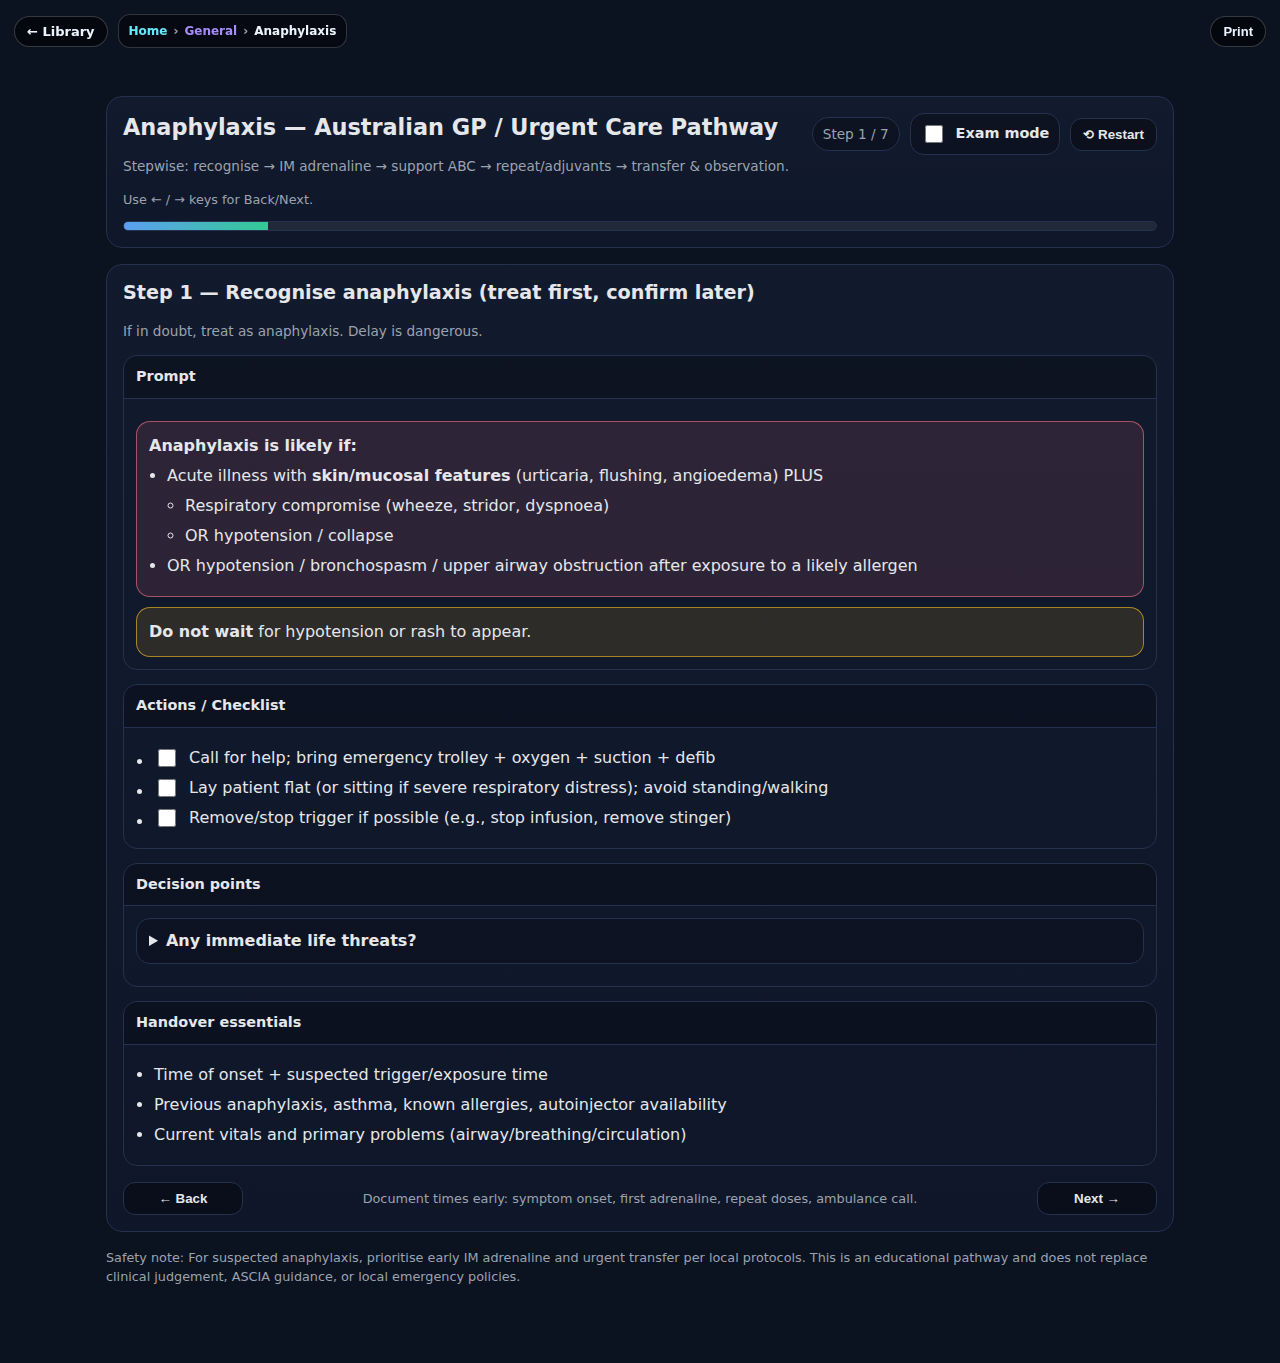
<file: pathways/anaphylaxis/index.html>
<!doctype html>
<html lang="en-AU">
<head>
  <meta charset="utf-8" />
  <meta name="viewport" content="width=device-width,initial-scale=1" />
  <title>Anaphylaxis — Click-through</title>

  <link rel="stylesheet" href="../../assets/ace-core.css">
  <script src="../../assets/pathway-nav.js" defer></script>

  <style>
    /* Works with ace-core.css; keeps layout tidy */
    .stepper-top{
      display:flex; gap:12px; justify-content:space-between; align-items:flex-start; flex-wrap:wrap;
    }
    .progress{
      height:10px; background: rgba(255,255,255,.08);
      border:1px solid #24314f; border-radius:999px; overflow:hidden;
      margin-top:12px;
    }
    .progress > div{
      height:100%; width:0%;
      background: linear-gradient(90deg, rgba(96,165,250,.95), rgba(52,211,153,.95));
      transition: width .25s ease;
    }
    .pill{
      border:1px solid #24314f; border-radius:999px; padding:6px 10px;
      background: rgba(0,0,0,.25); color:#9ca3af; font-size:.85rem;
      display:inline-flex; gap:8px; align-items:center;
    }
    .toggle{
      display:inline-flex; align-items:center; gap:10px;
      border:1px solid #24314f; border-radius:14px;
      background: rgba(0,0,0,.25);
      padding:8px 10px;
      color:#e5e7eb;
      font-weight:700;
      font-size:.9rem;
    }
    .toggle input{ width:18px; height:18px; }
    details{
      border:1px solid #24314f;
      border-radius:14px;
      padding:10px 12px;
      background: rgba(0,0,0,.18);
      margin-bottom:10px;
    }
    summary{ cursor:pointer; font-weight:800; }
    .footerNav{
      display:flex; gap:10px; justify-content:space-between; align-items:center; flex-wrap:wrap;
      margin-top:16px;
    }
    .footerNav .btn{ min-width:120px; justify-content:center; }
    .hiddenBlock{ display:none; }
    @media print{
      .stepper-controls, .footerNav, .toggle, .pill { display:none !important; }
    }
  </style>
</head>

<body>
<main class="wrap">

  <div class="card">
    <div class="stepper-top">
      <div>
        <h1 id="pTitle">Anaphylaxis — Australian GP / Urgent Care Pathway</h1>
        <p class="muted" id="pSub">Stepwise: recognise → IM adrenaline → support ABC → repeat/adjuvants → transfer & observation.</p>
        <div class="muted small" id="crumbHint">Use ← / → keys for Back/Next.</div>
      </div>

      <div class="stepper-controls" style="display:flex; gap:10px; align-items:center; flex-wrap:wrap;">
        <span class="pill" id="stepNo">Step 1 / 7</span>

        <label class="toggle" title="Hide key doses/details until you click Reveal">
          <input type="checkbox" id="examMode">
          Exam mode
        </label>

        <button class="btn" id="revealBtn" style="display:none">👁️ Reveal</button>
        <button class="btn" id="restartBtn">⟲ Restart</button>
      </div>
    </div>

    <div class="progress" aria-label="Progress">
      <div id="bar"></div>
    </div>
  </div>

  <div class="card">
    <h2 id="stepTitle">Loading…</h2>
    <p class="muted" id="stepSubtitle"></p>

    <div class="section">
      <div class="section-header">Prompt</div>
      <div class="section-body" id="prompt"></div>
    </div>

    <div class="section">
      <div class="section-header">Actions / Checklist</div>
      <div class="section-body" id="actions"></div>
    </div>

    <div class="section">
      <div class="section-header">Decision points</div>
      <div class="section-body" id="decisions"></div>
    </div>

    <div class="section">
      <div class="section-header">Handover essentials</div>
      <div class="section-body" id="handover"></div>
    </div>

    <div class="footerNav">
      <button class="btn" id="backBtn">← Back</button>
      <div class="muted small" id="tip"></div>
      <button class="btn" id="nextBtn">Next →</button>
    </div>
  </div>

  <p class="muted small">
    Safety note: For suspected anaphylaxis, prioritise early IM adrenaline and urgent transfer per local protocols.
    This is an educational pathway and does not replace clinical judgement, ASCIA guidance, or local emergency policies.
  </p>

</main>

<script>
(() => {
  // -----------------------------
  // Content
  // -----------------------------
  const steps = [
    {
      title: "Step 1 — Recognise anaphylaxis (treat first, confirm later)",
      subtitle: "If in doubt, treat as anaphylaxis. Delay is dangerous.",
      prompt: `
        <div class="callout danger">
          <strong>Anaphylaxis is likely if:</strong>
          <ul>
            <li>Acute illness with <b>skin/mucosal features</b> (urticaria, flushing, angioedema) PLUS
              <ul>
                <li>Respiratory compromise (wheeze, stridor, dyspnoea)</li>
                <li>OR hypotension / collapse</li>
              </ul>
            </li>
            <li>OR hypotension / bronchospasm / upper airway obstruction after exposure to a likely allergen</li>
          </ul>
        </div>
        <div class="callout warn">
          <strong>Do not wait</strong> for hypotension or rash to appear.
        </div>
      `,
      actions: [
        "Call for help; bring emergency trolley + oxygen + suction + defib",
        "Lay patient flat (or sitting if severe respiratory distress); avoid standing/walking",
        "Remove/stop trigger if possible (e.g., stop infusion, remove stinger)"
      ],
      decisions: [
        {
          q: "Any immediate life threats?",
          a: `<ul>
                <li>Airway obstruction/stridor, severe bronchospasm, hypotension/collapse, altered consciousness</li>
              </ul>
              <div class="callout danger"><strong>Action:</strong> Call 000 immediately and proceed to IM adrenaline now.</div>`
        }
      ],
      handover: [
        "Time of onset + suspected trigger/exposure time",
        "Previous anaphylaxis, asthma, known allergies, autoinjector availability",
        "Current vitals and primary problems (airway/breathing/circulation)"
      ],
      tip: "Document times early: symptom onset, first adrenaline, repeat doses, ambulance call."
    },

    {
      title: "Step 2 — Activate emergency response + position",
      subtitle: "Transfer is required even if symptoms improve.",
      prompt: `
        <div class="callout warn">
          <strong>Immediate:</strong>
          <ul>
            <li>Call <b>000</b> (or activate local emergency response)</li>
            <li>Keep patient <b>flat</b>; if vomiting/unconscious, recovery position</li>
            <li>Pregnancy: left lateral tilt</li>
          </ul>
        </div>
        <div class="muted small" style="margin-top:10px">
          Sudden standing can precipitate collapse in anaphylaxis.
        </div>
      `,
      actions: [
        "Apply monitoring: SpO₂, HR, BP, RR; continuous reassessment",
        "Prepare IM adrenaline; do not delay for IV access",
        "Ensure airway equipment available; oxygen ready"
      ],
      decisions: [
        {
          q: "Should you wait for IV access or antihistamines first?",
          a: `<div class="callout danger"><strong>No.</strong> IM adrenaline is first-line. Adjuncts do not treat airway obstruction or shock.</div>`
        }
      ],
      handover: [
        "Positioning used and any collapse episodes",
        "Response team activation time"
      ],
      tip: "If symptoms are evolving rapidly, proceed directly to IM adrenaline."
    },

    {
      title: "Step 3 — IM adrenaline now (first-line, lifesaving)",
      subtitle: "Give immediately. Repeat every 5 minutes if not improving.",
      prompt: `
        <div class="callout ok">
          <strong>Give IM adrenaline immediately.</strong>
          <div class="muted small">Mid-anterolateral thigh is preferred injection site.</div>
        </div>

        <div id="doseBlock">
          <div class="callout warn">
            <strong>Typical IM doses (confirm local protocol):</strong>
            <ul>
              <li><b>Adults / &gt;12 years:</b> 0.5 mg IM (0.5 mL of 1:1000)</li>
              <li><b>Children 6–12 years:</b> 0.3 mg IM</li>
              <li><b>Children &lt;6 years:</b> 0.15 mg IM</li>
            </ul>
            <div class="muted small">Repeat every <b>5 minutes</b> if persistent or worsening features.</div>
          </div>
        </div>

        <div class="callout warn">
          <strong>Key rule:</strong> IM adrenaline is safe. Delay is dangerous.
        </div>
      `,
      actions: [
        "Administer IM adrenaline immediately (document time)",
        "Reassess airway/breathing/circulation every 1–2 minutes",
        "Prepare next dose if no improvement (every 5 min as needed)"
      ],
      decisions: [
        {
          q: "Patient improves after first dose — still transfer?",
          a: `<div class="callout warn"><strong>Yes.</strong> Observation is required due to risk of recurrence/biphasic reaction.</div>`
        }
      ],
      handover: [
        "Time and dose of adrenaline, number of doses",
        "Clinical response after each dose (BP, RR, wheeze/stridor, rash)"
      ],
      tip: "If you have an autoinjector available, use it immediately rather than delaying."
    },

    {
      title: "Step 4 — Airway/oxygen/IV access + fluids",
      subtitle: "Treat hypoxia and shock aggressively while continuing adrenaline as needed.",
      prompt: `
        <div class="callout">
          <strong>Support ABC:</strong>
          <ul>
            <li><b>Oxygen:</b> high-flow (titrate to clinical status)</li>
            <li><b>IV access:</b> large-bore if possible (do not delay adrenaline)</li>
            <li><b>IV fluids:</b> rapid bolus for hypotension/shock</li>
          </ul>
        </div>

        <div id="fluidBlock">
          <div class="callout warn">
            <strong>Fluids (typical guidance):</strong>
            <ul>
              <li><b>Adults:</b> 1–2 L normal saline rapidly if hypotensive</li>
              <li><b>Children:</b> 20 mL/kg bolus, repeat as needed</li>
            </ul>
          </div>
        </div>
      `,
      actions: [
        "High-flow oxygen if respiratory compromise or shock",
        "IV access; begin rapid crystalloid bolus if hypotensive",
        "Consider salbutamol for bronchospasm (adjunct only)"
      ],
      decisions: [
        {
          q: "Antihistamines/steroids instead of adrenaline?",
          a: `<div class="callout danger"><strong>No.</strong> They are adjuncts only and do not treat airway obstruction or shock.</div>`
        }
      ],
      handover: [
        "Oxygen delivery and response (SpO₂ trend)",
        "Fluids given (type/volume/time), BP response"
      ],
      tip: "Persistent hypotension usually needs more adrenaline + fluids, not antihistamines."
    },

    {
      title: "Step 5 — Adjuncts (after adrenaline)",
      subtitle: "Treat bronchospasm, itching, and consider special situations.",
      prompt: `
        <div class="callout ok">
          <strong>Adjuncts can help symptoms but do not replace adrenaline.</strong>
        </div>
        <ul>
          <li><b>Salbutamol:</b> for persistent wheeze/bronchospasm (adjunct)</li>
          <li><b>Antihistamine:</b> for urticaria/itch (symptom relief)</li>
          <li><b>Corticosteroid:</b> may reduce protracted symptoms (not immediate)</li>
        </ul>

        <div id="specialBlock">
          <details>
            <summary>Special: patient on beta-blocker with refractory hypotension</summary>
            <div style="margin-top:10px" class="muted small">
              Consider <b>IV glucagon</b> per local protocol and urgent specialist/retrieval advice.
            </div>
          </details>
        </div>
      `,
      actions: [
        "Continue monitoring and reassessment",
        "Give adjunct bronchodilator if bronchospasm persists",
        "Prepare for repeat adrenaline if symptoms recur/worsen"
      ],
      decisions: [
        {
          q: "Ongoing stridor/airway swelling despite adrenaline?",
          a: `<div class="callout danger"><strong>Escalate immediately:</strong> call 000/retrieval, prepare airway support, repeat IM adrenaline.</div>`
        }
      ],
      handover: [
        "Adjunct medications given and timing",
        "Any beta-blocker use and response issues"
      ],
      tip: "Don’t be reassured by resolving rash if breathing/circulation is deteriorating."
    },

    {
      title: "Step 6 — Refractory / deteriorating anaphylaxis",
      subtitle: "Multiple doses, persistent hypotension, or airway compromise = high risk.",
      prompt: `
        <div class="callout danger">
          <strong>High-risk / refractory features:</strong>
          <ul>
            <li>Persistent hypotension or collapse</li>
            <li>Worsening airway obstruction (stridor, swelling)</li>
            <li>Severe bronchospasm not responding</li>
            <li>Need for repeated IM adrenaline doses</li>
          </ul>
        </div>
        <div class="callout warn">
          <strong>Action:</strong> Repeat IM adrenaline every 5 min as needed + aggressive fluids + urgent retrieval/ED support.
        </div>
      `,
      actions: [
        "Repeat IM adrenaline every 5 minutes if persistent features",
        "Continue rapid IV fluids; reassess frequently",
        "Prepare airway support; consider early senior assistance"
      ],
      decisions: [
        {
          q: "When to consider an adrenaline infusion?",
          a: `<div class="muted small">Typically in ED/ICU/retrieval contexts with monitoring. Seek urgent specialist advice via local pathways.</div>`
        }
      ],
      handover: [
        "Total adrenaline doses and timing",
        "Worst vitals recorded and response to fluids"
      ],
      tip: "If the patient is getting tired or ‘quieter’, think impending respiratory failure."
    },

    {
      title: "Step 7 — Observation, discharge planning, prevention",
      subtitle: "Biphasic reactions can occur hours later.",
      prompt: `
        <div class="callout ok">
          <strong>All suspected anaphylaxis requires observation</strong>
        </div>

        <div id="obsBlock">
          <div class="callout warn">
            <strong>Typical observation:</strong>
            <ul>
              <li>Minimum <b>4–6 hours</b> for mild/moderate cases</li>
              <li>Longer / overnight if severe, repeated adrenaline, hypotension, asthma, or late presentation</li>
            </ul>
          </div>
        </div>

        <details>
          <summary>Discharge checklist (when safe)</summary>
          <div style="margin-top:10px">
            <ul>
              <li>Prescribe <b>adrenaline autoinjector</b> and demonstrate use</li>
              <li>Provide written <b>Anaphylaxis Action Plan</b></li>
              <li>Trigger avoidance advice</li>
              <li>Arrange follow-up and <b>allergy/immunology referral</b></li>
            </ul>
          </div>
        </details>
      `,
      actions: [
        "Ensure appropriate observation/transfer completed",
        "Provide autoinjector education + action plan",
        "Arrange follow-up and referral"
      ],
      decisions: [
        {
          q: "Why observe if the patient looks well?",
          a: `<div class="callout warn"><strong>Biphasic reaction risk:</strong> symptoms can recur hours later even after improvement.</div>`
        }
      ],
      handover: [
        "Observation period completed/required",
        "Discharge plan, autoinjector prescribed, action plan given"
      ],
      tip: "Every anaphylaxis episode should end with an action plan + autoinjector training."
    }
  ];

  // -----------------------------
  // State
  // -----------------------------
  let idx = 0;
  let examMode = false;
  let revealed = true;

  // Elements
  const bar = document.getElementById("bar");
  const stepNo = document.getElementById("stepNo");
  const stepTitle = document.getElementById("stepTitle");
  const stepSubtitle = document.getElementById("stepSubtitle");
  const prompt = document.getElementById("prompt");
  const actions = document.getElementById("actions");
  const decisions = document.getElementById("decisions");
  const handover = document.getElementById("handover");
  const tip = document.getElementById("tip");

  const backBtn = document.getElementById("backBtn");
  const nextBtn = document.getElementById("nextBtn");
  const restartBtn = document.getElementById("restartBtn");
  const examToggle = document.getElementById("examMode");
  const revealBtn = document.getElementById("revealBtn");

  // Blocks that contain dose/number details to hide in Exam Mode
  const EXAM_HIDE_IDS = ["doseBlock", "fluidBlock", "obsBlock", "specialBlock"];

  function renderActions(list){
    actions.innerHTML = "<ul>" + list.map(x => `<li><label style="display:flex;gap:10px;align-items:flex-start;cursor:pointer;">
      <input type="checkbox" style="margin-top:3px;width:18px;height:18px;">
      <span>${x}</span>
    </label></li>`).join("") + "</ul>";
  }

  function renderDecisions(list){
    if(!list || !list.length){
      decisions.innerHTML = `<div class="muted small">No decision points in this step.</div>`;
      return;
    }
    decisions.innerHTML = list.map(d => `
      <details>
        <summary>${d.q}</summary>
        <div style="margin-top:10px">${d.a}</div>
      </details>
    `).join("");
  }

  function renderHandover(list){
    handover.innerHTML = "<ul>" + list.map(x => `<li>${x}</li>`).join("") + "</ul>";
  }

  function applyExamHiding(){
    EXAM_HIDE_IDS.forEach(id => {
      const el = document.getElementById(id);
      if(!el) return;
      el.classList.toggle("hiddenBlock", examMode && !revealed);
    });

    // Add an exam-mode hint if blocks are hidden
    const hiddenAny = examMode && !revealed && EXAM_HIDE_IDS.some(id => document.getElementById(id));
    if(hiddenAny){
      const hint = document.createElement("div");
      hint.className = "callout warn";
      hint.innerHTML = `<strong>Exam mode:</strong> key doses/details hidden. Click <b>Reveal</b> to show.`;
      // put hint at top of prompt area
      prompt.prepend(hint);
    }
  }

  function render(){
    const s = steps[idx];

    stepTitle.textContent = s.title;
    stepSubtitle.textContent = s.subtitle;

    prompt.innerHTML = s.prompt;
    renderActions(s.actions || []);
    renderDecisions(s.decisions || []);
    renderHandover(s.handover || []);
    tip.textContent = s.tip || "";

    // Progress
    stepNo.textContent = `Step ${idx+1} / ${steps.length}`;
    bar.style.width = Math.round(((idx+1)/steps.length)*100) + "%";

    // Buttons
    backBtn.disabled = idx === 0;
    nextBtn.textContent = (idx === steps.length - 1) ? "Finish ✓" : "Next →";

    // Exam mode behaviour
    revealBtn.style.display = examMode ? "inline-flex" : "none";
    applyExamHiding();
  }

  function next(){
    if(idx < steps.length - 1){
      idx++;
      if(examMode) revealed = false;
      window.scrollTo({top:0, behavior:"smooth"});
      render();
    } else {
      window.scrollTo({top:0, behavior:"smooth"});
      alert("Pathway complete. Use Print to save as PDF or Restart.");
    }
  }

  function back(){
    if(idx > 0){
      idx--;
      if(examMode) revealed = false;
      window.scrollTo({top:0, behavior:"smooth"});
      render();
    }
  }

  // Events
  backBtn.addEventListener("click", back);
  nextBtn.addEventListener("click", next);

  restartBtn.addEventListener("click", () => {
    idx = 0;
    revealed = !examMode;
    window.scrollTo({top:0, behavior:"smooth"});
    render();
  });

  examToggle.addEventListener("change", () => {
    examMode = !!examToggle.checked;
    revealed = !examMode;
    render();
  });

  revealBtn.addEventListener("click", () => {
    revealed = true;
    render();
  });

  window.addEventListener("keydown", (e) => {
    if(e.key === "ArrowRight") next();
    if(e.key === "ArrowLeft") back();
  });

  // Init
  render();
})();
</script>

</body>
</html>
</file>
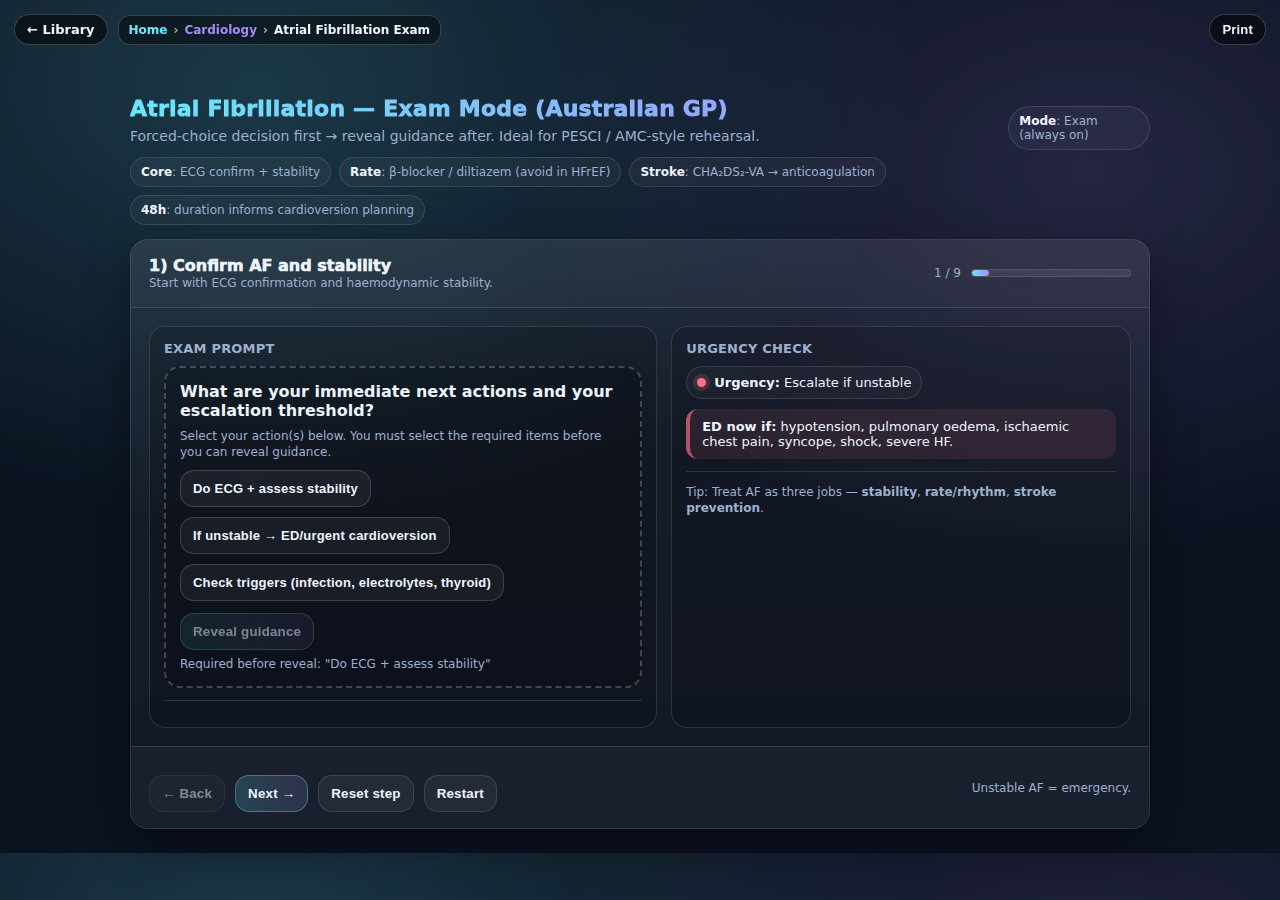
<file: pathways/atrial-fibrillation-exam/index.html>
<!DOCTYPE html>
<html lang="en">
<head>
  <meta charset="UTF-8" />
  <meta name="viewport" content="width=device-width, initial-scale=1"/>
  <title>Atrial Fibrillation — Exam Mode</title>

  <!-- Centralised header + breadcrumbs -->
  <script src="../../assets/pathway-nav.js" defer></script>

  <style>
    :root{
      --bg:#0b1220;
      --text:#eef4ff;
      --muted:#9db0d0;
      --border:rgba(255,255,255,.12);
      --accent:#67e8f9;
      --accent2:#a78bfa;
      --danger:#fb7185;
      --warn:#fbbf24;
      --ok:#34d399;
      --radius:18px;
      --shadow:0 18px 45px rgba(0,0,0,.35);
    }
    *{box-sizing:border-box}
    body{
      margin:0;
      font-family:system-ui,-apple-system,Segoe UI,Roboto,Arial,sans-serif;
      background: radial-gradient(1200px 800px at 20% 10%, rgba(103,232,249,.18), transparent 55%),
                  radial-gradient(1000px 700px at 85% 20%, rgba(167,139,250,.16), transparent 55%),
                  var(--bg);
      color:var(--text);
      padding:96px 24px 24px; /* room for fixed nav injected by pathway-nav.js */
    }
    .wrap{max-width:1020px;margin:0 auto}
    .top{
      display:flex;justify-content:space-between;align-items:flex-start;gap:14px;margin-bottom:14px;
    }
    .h1{
      margin:0;
      font-weight:1000;
      font-size:22px;
      background: linear-gradient(90deg, var(--accent), var(--accent2));
      -webkit-background-clip:text;background-clip:text;color:transparent;
      letter-spacing:.2px;
    }
    .sub{margin:6px 0 0 0;color:var(--muted);font-size:14px;line-height:1.4}
    .chiprow{display:flex;flex-wrap:wrap;gap:8px;margin-top:10px}
    .chip{padding:7px 10px;border:1px solid var(--border);border-radius:999px;color:var(--muted);font-size:12px;background:rgba(255,255,255,.04)}
    .chip strong{color:var(--text);font-weight:900}

    .card{
      background:linear-gradient(180deg,rgba(255,255,255,.06),rgba(255,255,255,.03));
      border:1px solid var(--border);
      border-radius:var(--radius);
      box-shadow:var(--shadow);
      overflow:hidden;
    }
    .cardHead{
      padding:16px 18px;
      border-bottom:1px solid var(--border);
      display:flex;gap:12px;align-items:center;justify-content:space-between;
      background: rgba(255,255,255,.03);
    }
    .stepTitle{font-weight:1000;font-size:16px;margin:0}
    .progress{display:flex;align-items:center;gap:10px;justify-content:flex-end;color:var(--muted);font-size:12px}
    .bar{width:160px;height:8px;border-radius:999px;background:rgba(255,255,255,.08);overflow:hidden;border:1px solid rgba(255,255,255,.10)}
    .bar>div{height:100%;width:0%;background:linear-gradient(90deg,var(--accent),var(--accent2));border-radius:999px;transition:width .35s ease}

    .content{padding:18px}
    .grid{display:grid;grid-template-columns:1.05fr .95fr;gap:14px}
    @media(max-width:900px){.grid{grid-template-columns:1fr}}

    .panel{border:1px solid var(--border);border-radius:16px;padding:14px;background:rgba(0,0,0,.15)}
    .panel h3{margin:0 0 10px 0;font-size:13px;text-transform:uppercase;color:var(--muted);letter-spacing:.2px}
    ul{margin:0;padding-left:18px}
    li{margin:6px 0}
    .divider{height:1px;background:var(--border);margin:12px 0}

    .pill{
      display:inline-flex;align-items:center;gap:8px;
      padding:8px 10px;border-radius:999px;border:1px solid var(--border);
      background:rgba(255,255,255,.03);
      font-size:13px;
      margin-bottom:10px;
    }
    .dot{width:9px;height:9px;border-radius:50%;background:var(--warn);box-shadow:0 0 0 4px rgba(251,191,36,.18)}
    .dot.ok{background:var(--ok);box-shadow:0 0 0 4px rgba(52,211,153,.18)}
    .dot.danger{background:var(--danger);box-shadow:0 0 0 4px rgba(251,113,133,.18)}

    .note{
      border-left:4px solid rgba(103,232,249,.55);
      padding:10px 12px;background:rgba(103,232,249,.08);
      border-radius:12px;font-size:13px;
    }
    .dangerBox{
      border-left:4px solid rgba(251,113,133,.65);
      padding:10px 12px;background:rgba(251,113,133,.10);
      border-radius:12px;font-size:13px;
    }

    .examBox{
      border:2px dashed rgba(255,255,255,.22);
      border-radius:16px;
      padding:14px;
      background:rgba(0,0,0,.20);
    }
    .examBox strong{display:block;margin-bottom:8px}
    .choices{display:flex;flex-wrap:wrap;gap:10px;margin-top:10px}
    .choice{
      border:1px solid rgba(255,255,255,.16);
      background:rgba(255,255,255,.05);
      color:var(--text);
      padding:10px 12px;
      border-radius:14px;
      font-weight:900;
      cursor:pointer;
      font-size:13px;
    }
    .choice.selected{
      border-color:rgba(103,232,249,.45);
      background:rgba(103,232,249,.12);
    }
    .revealRow{display:flex;gap:10px;flex-wrap:wrap;margin-top:12px}
    button{
      cursor:pointer;
      border:1px solid var(--border);
      background:rgba(255,255,255,.05);
      color:var(--text);
      padding:10px 12px;
      border-radius:14px;
      font-weight:900;
      letter-spacing:.2px;
    }
    button.primary{
      border-color: rgba(103,232,249,.35);
      background: linear-gradient(90deg, rgba(103,232,249,.18), rgba(167,139,250,.16));
    }
    button:disabled{opacity:.5;cursor:not-allowed}
    .tiny{font-size:12px;color:var(--muted);line-height:1.35}
    @media print{
      body{background:#fff;color:#000;padding:0}
      .card{box-shadow:none;border-radius:0;border:0}
      .top,.cardHead,.revealRow,.choices{display:none !important}
      .panel{border:1px solid #ccc;background:#fff}
      .note,.dangerBox{background:#fff}
    }
  </style>
</head>

<body>
<div class="wrap">
  <div class="top">
    <div>
      <h1 class="h1">Atrial Fibrillation — Exam Mode (Australian GP)</h1>
      <p class="sub">Forced-choice decision first → reveal guidance after. Ideal for PESCI / AMC-style rehearsal.</p>
      <div class="chiprow">
        <span class="chip"><strong>Core</strong>: ECG confirm + stability</span>
        <span class="chip"><strong>Rate</strong>: β-blocker / diltiazem (avoid in HFrEF)</span>
        <span class="chip"><strong>Stroke</strong>: CHA₂DS₂-VA → anticoagulation</span>
        <span class="chip"><strong>48h</strong>: duration informs cardioversion planning</span>
      </div>
    </div>
    <div class="chiprow" style="justify-content:flex-end">
      <span class="chip"><strong>Mode</strong>: Exam (always on)</span>
    </div>
  </div>

  <div class="card">
    <div class="cardHead">
      <div>
        <div class="stepTitle" id="stepTitle">Step</div>
        <div class="tiny" id="stepHint"></div>
      </div>
      <div class="progress">
        <span id="stepCount">1 / 9</span>
        <div class="bar"><div id="barFill"></div></div>
      </div>
    </div>

    <div class="content">
      <div class="grid">
        <div class="panel">
          <h3>Exam prompt</h3>
          <div class="examBox" id="examBox"></div>

          <div class="divider"></div>

          <h3 id="guidanceHeader" style="display:none;">Guidance (revealed)</h3>
          <div id="guidance" style="display:none;"></div>
        </div>

        <div class="panel">
          <h3>Urgency check</h3>
          <div class="pill">
            <span class="dot" id="urgDot"></span>
            <span><strong>Urgency:</strong> <span id="urgText">Assess</span></span>
          </div>

          <div id="sideBlock"></div>

          <div class="divider"></div>
          <div class="tiny">
            Tip: Treat AF as three jobs — <strong>stability</strong>, <strong>rate/rhythm</strong>, <strong>stroke prevention</strong>.
          </div>
        </div>
      </div>
    </div>

    <div class="cardHead" style="border-top:1px solid var(--border);border-bottom:0;">
      <div class="revealRow">
        <button id="btnBack">← Back</button>
        <button class="primary" id="btnNext">Next →</button>
        <button id="btnResetStep">Reset step</button>
        <button id="btnRestart">Restart</button>
      </div>
      <div class="tiny" id="mini"></div>
    </div>
  </div>
</div>

<script>
  const steps = [
    {
      title: "1) Confirm AF and stability",
      hint: "Start with ECG confirmation and haemodynamic stability.",
      prompt: "What are your immediate next actions and your escalation threshold?",
      choices: [
        { key:"ecg", label:"Do ECG + assess stability" },
        { key:"unstable", label:"If unstable → ED/urgent cardioversion" },
        { key:"labs", label:"Check triggers (infection, electrolytes, thyroid)" }
      ],
      mustPick: ["ecg"],
      urgency: "danger",
      urgText: "Escalate if unstable",
      side: `<div class="dangerBox"><strong>ED now if:</strong> hypotension, pulmonary oedema, ischaemic chest pain, syncope, shock, severe HF.</div>`,
      guidance: `
        <ul>
          <li>Confirm AF on ECG (irregularly irregular, absent P waves).</li>
          <li>Assess stability: BP, perfusion, chest pain, dyspnoea/HF, syncope.</li>
          <li>If unstable → urgent ED transfer for cardioversion.</li>
        </ul>
      `,
      mini: "Unstable AF = emergency."
    },
    {
      title: "2) Focused history: duration + symptoms",
      hint: "Duration matters for cardioversion strategy.",
      prompt: "What key history points will you prioritise right now?",
      choices: [
        { key:"duration", label:"Onset/last known sinus rhythm (48h?)" },
        { key:"symptoms", label:"Symptoms (CP, dyspnoea, syncope, exercise tolerance)" },
        { key:"triggers", label:"Triggers (alcohol, infection, dehydration, surgery)" }
      ],
      mustPick: ["duration","symptoms"],
      urgency: "warn",
      urgText: "Clarify onset & severity",
      side: `<div class="note"><strong>Duration rule:</strong> <em>&lt;48h</em> vs <em>&gt;48h/unknown</em> informs cardioversion planning and anticoag timing.</div>`,
      guidance: `
        <ul>
          <li>Confirm duration (exact onset/last known normal).</li>
          <li>Assess symptom severity and red flags.</li>
          <li>Ask triggers and comorbidities (HF, valve disease, thyroid disease).</li>
        </ul>
      `,
      mini: "Duration drives cardioversion approach."
    },
    {
      title: "3) Examination and immediate tests",
      hint: "Vitals, volume status, HF signs, ECG already done.",
      prompt: "What exam/tests do you do today in GP or arrange urgently?",
      choices: [
        { key:"vitals", label:"Vitals incl. postural BP" },
        { key:"hf", label:"HF signs (JVP, crackles, oedema)" },
        { key:"labs", label:"Bloods: U&E, Mg, TFT, FBC/CRP as indicated" },
        { key:"echo", label:"Consider echo referral if HF/structural disease" }
      ],
      mustPick: ["vitals","hf"],
      urgency: "ok",
      urgText: "Assess severity",
      side: `<div class="note"><strong>Common work-up:</strong> electrolytes, renal function, thyroid, +/- infection screen if suspected.</div>`,
      guidance: `
        <ul>
          <li>Vitals (HR/BP/temp), hydration, HF signs.</li>
          <li>Bloods: U&E/Mg, TFTs; other labs guided by context.</li>
          <li>Echo if structural disease/HF suspected (often via cardiology).</li>
        </ul>
      `,
      mini: "Treat triggers and complications."
    },
    {
      title: "4) Rate control: first-line GP strategy",
      hint: "Most stable AF in GP starts with rate control.",
      prompt: "What is your initial management strategy in a stable patient?",
      choices: [
        { key:"rate", label:"Rate control first" },
        { key:"rhythm", label:"Rhythm control (specialist-led)" },
        { key:"educ", label:"Explain AF + plan follow-up" }
      ],
      mustPick: ["rate"],
      urgency: "ok",
      urgText: "Rate control first",
      side: `<div class="note"><strong>Aim:</strong> resting HR &lt;110 bpm if asymptomatic (lenient control). Tighter if symptomatic.</div>`,
      guidance: `
        <ul>
          <li>Rate control is first-line for many stable patients.</li>
          <li>Rhythm control may be considered for selected patients (often cardiology-led).</li>
          <li>Agree follow-up and safety-netting.</li>
        </ul>
      `,
      mini: "Rate control is the GP default."
    },
    {
      title: "5) Choose rate-control agent safely",
      hint: "Avoid rate-limiting CCBs in HFrEF.",
      prompt: "Which rate control choice fits, and what do you avoid?",
      choices: [
        { key:"bb", label:"β-blocker (if no contraindication)" },
        { key:"ccb", label:"Diltiazem/verapamil if suitable" },
        { key:"avoid_ccb_hf", label:"Avoid CCB if HFrEF" },
        { key:"monitor", label:"Monitor BP/HR + symptoms" }
      ],
      mustPick: ["monitor"],
      urgency: "ok",
      urgText: "Start rate control safely",
      side: `<div class="dangerBox"><strong>Avoid:</strong> verapamil/diltiazem in HFrEF. Escalate if ongoing rapid AF with symptoms/HF.</div>`,
      guidance: `
        <ul>
          <li>β-blocker commonly first choice.</li>
          <li>Diltiazem/verapamil for rate control if appropriate.</li>
          <li>Avoid non-DHP CCBs in HFrEF; consider specialist input.</li>
        </ul>
      `,
      mini: "Match agent to comorbidity."
    },
    {
      title: "6) Stroke risk (CHA₂DS₂-VA) and anticoagulation",
      hint: "Australian practice uses CHA₂DS₂-VA (sex excluded).",
      prompt: "What is your stroke-prevention step today?",
      choices: [
        { key:"score", label:"Calculate CHA₂DS₂-VA" },
        { key:"anticoag", label:"If indicated → start anticoagulant" },
        { key:"not_aspirin", label:"Do NOT use aspirin as substitute" }
      ],
      mustPick: ["score","anticoag"],
      urgency: "warn",
      urgText: "Stroke prevention",
      side: `<div class="note"><strong>Key point:</strong> DOACs are often preferred in non-valvular AF. Warfarin for mechanical valve / mod-severe MS.</div>`,
      guidance: `
        <ul>
          <li>Calculate CHA₂DS₂-VA and discuss anticoagulation if indicated.</li>
          <li>Use DOAC in non-valvular AF (if suitable renal function and no contraindication).</li>
          <li>Warfarin if mechanical valve or moderate–severe mitral stenosis.</li>
          <li>Aspirin is not adequate stroke prevention.</li>
        </ul>
      `,
      mini: "Prevent stroke early and clearly."
    },
    {
      title: "7) Bleeding risk + practical safety",
      hint: "Use bleeding risk to modify factors—not to withhold indicated anticoagulation.",
      prompt: "What safety steps do you take before/after starting anticoagulation?",
      choices: [
        { key:"bleed", label:"Assess bleeding risk (e.g., HAS-BLED)" },
        { key:"renal", label:"Check renal function & interactions" },
        { key:"mod", label:"Address modifiable risks (BP, alcohol, NSAIDs)" },
        { key:"educ", label:"Counsel: adherence + bleeding red flags" }
      ],
      mustPick: ["renal","educ"],
      urgency: "ok",
      urgText: "Safe prescribing",
      side: `<div class="note"><strong>Practical:</strong> document indication, discuss risks/benefits, ensure follow-up and monitoring plan.</div>`,
      guidance: `
        <ul>
          <li>Assess bleeding risk and address modifiable factors.</li>
          <li>Check renal function, interactions (e.g., NSAIDs), and dosing.</li>
          <li>Provide counselling on adherence and bleeding red flags.</li>
        </ul>
      `,
      mini: "Safety + documentation matter."
    },
    {
      title: "8) 48-hour rule and cardioversion planning",
      hint: "If >48h or unknown, anticoagulation typically precedes cardioversion.",
      prompt: "How does AF duration change your rhythm-control pathway?",
      choices: [
        { key:"lt48", label:"<48h: cardioversion may be considered (selected)" },
        { key:"gt48", label:">48h/unknown: anticoagulate before cardioversion" },
        { key:"specialist", label:"Refer/liaise cardiology/ED for rhythm strategy" }
      ],
      mustPick: ["gt48","specialist"],
      urgency: "warn",
      urgText: "Duration informs rhythm plan",
      side: `<div class="note"><strong>Reality:</strong> many cardioversion decisions are specialist/ED-led; GP ensures anticoag and safety-netting.</div>`,
      guidance: `
        <ul>
          <li>Duration <48h vs >48h/unknown guides rhythm strategy.</li>
          <li>Often require anticoagulation prior to elective cardioversion if >48h/unknown.</li>
          <li>Specialist/ED pathways apply.</li>
        </ul>
      `,
      mini: "Duration changes cardioversion risk."
    },
    {
      title: "9) Follow-up, referrals, and patient education",
      hint: "AF is chronic care: rate + stroke prevention + triggers.",
      prompt: "What follow-up plan do you put in place?",
      choices: [
        { key:"review", label:"Review symptoms/HR/BP in 1–2 weeks (or sooner)" },
        { key:"adherence", label:"Check anticoag adherence + bleeding symptoms" },
        { key:"ref", label:"Refer if young/symptomatic/difficult control/HF/valve disease" },
        { key:"educ", label:"Education: stroke signs + when to present to ED" }
      ],
      mustPick: ["review","educ"],
      urgency: "ok",
      urgText: "Ongoing care",
      side: `<div class="note"><strong>GP role:</strong> coordinate care, prevent stroke, manage comorbidities, ensure continuity.</div>`,
      guidance: `
        <ul>
          <li>Follow-up for rate control, symptoms, BP, adherence and adverse effects.</li>
          <li>Ensure anticoagulation remains appropriate (renal function/bleeding).</li>
          <li>Refer when indicated (complex cases, HF, recurrent symptoms).</li>
          <li>Clear ED safety-netting: chest pain, syncope, severe dyspnoea, neuro deficit.</li>
        </ul>
      `,
      mini: "GP continuity is the “treatment” that prevents complications."
    }
  ];

  let stepIndex = 0;
  let selected = new Set();
  let revealed = false;

  const elTitle = document.getElementById("stepTitle");
  const elHint  = document.getElementById("stepHint");
  const elCount = document.getElementById("stepCount");
  const elBar   = document.getElementById("barFill");

  const urgDot  = document.getElementById("urgDot");
  const urgText = document.getElementById("urgText");
  const sideBlock = document.getElementById("sideBlock");

  const examBox = document.getElementById("examBox");
  const guidanceHeader = document.getElementById("guidanceHeader");
  const guidance = document.getElementById("guidance");
  const mini = document.getElementById("mini");

  const btnBack = document.getElementById("btnBack");
  const btnNext = document.getElementById("btnNext");
  const btnResetStep = document.getElementById("btnResetStep");
  const btnRestart = document.getElementById("btnRestart");

  function setUrgency(level, text){
    urgDot.classList.remove("ok","danger");
    if(level === "ok") urgDot.classList.add("ok");
    if(level === "danger") urgDot.classList.add("danger");
    urgText.textContent = text;
  }

  function render(){
    const s = steps[stepIndex];
    elTitle.textContent = s.title;
    elHint.textContent  = s.hint;
    elCount.textContent = `${stepIndex+1} / ${steps.length}`;
    elBar.style.width   = Math.round(((stepIndex+1)/steps.length)*100) + "%";

    setUrgency(s.urgency, s.urgText);
    sideBlock.innerHTML = s.side || "";
    mini.textContent = s.mini || "";

    // reset per-step state
    selected = new Set();
    revealed = false;

    // render exam prompt and choices
    const choicesHtml = (s.choices || []).map(ch => `
      <button class="choice" data-key="${ch.key}" type="button">${ch.label}</button>
    `).join("");

    examBox.innerHTML = `
      <strong>${s.prompt || "Make your decision"}</strong>
      <div class="tiny">Select your action(s) below. You must select the required items before you can reveal guidance.</div>
      <div class="choices" id="choices">${choicesHtml}</div>

      <div class="revealRow">
        <button class="primary" id="btnReveal" type="button" disabled>Reveal guidance</button>
      </div>

      <div class="tiny" id="reqText" style="margin-top:6px;"></div>
    `;

    const reqText = document.getElementById("reqText");
    const must = s.mustPick || [];
    reqText.textContent = must.length
      ? `Required before reveal: ${must.map(x => `"${findLabel(s, x)}"`).join(", ")}`
      : "No required choices for this step.";

    const choicesWrap = document.getElementById("choices");
    const revealBtn = document.getElementById("btnReveal");

    choicesWrap.querySelectorAll(".choice").forEach(btn => {
      btn.addEventListener("click", () => {
        const key = btn.getAttribute("data-key");
        if(selected.has(key)){
          selected.delete(key);
          btn.classList.remove("selected");
        }else{
          selected.add(key);
          btn.classList.add("selected");
        }
        revealBtn.disabled = !meetsRequirement(must);
      });
    });

    revealBtn.addEventListener("click", () => {
      revealed = true;
      guidanceHeader.style.display = "block";
      guidance.style.display = "block";
      guidance.innerHTML = s.guidance || "<div class='note'>No guidance provided.</div>";
    });

    // hide guidance
    guidanceHeader.style.display = "none";
    guidance.style.display = "none";
    guidance.innerHTML = "";

    btnBack.disabled = (stepIndex === 0);
    btnNext.disabled = (stepIndex === steps.length - 1);
  }

  function meetsRequirement(must){
    if(!must || must.length === 0) return true;
    return must.every(k => selected.has(k));
  }

  function findLabel(step, key){
    const item = (step.choices || []).find(c => c.key === key);
    return item ? item.label : key;
  }

  btnBack.addEventListener("click", () => { if(stepIndex>0){ stepIndex--; render(); }});
  btnNext.addEventListener("click", () => { if(stepIndex<steps.length-1){ stepIndex++; render(); }});
  btnResetStep.addEventListener("click", () => render());
  btnRestart.addEventListener("click", () => { stepIndex = 0; render(); });

  render();
</script>
</body>
</html>
</file>
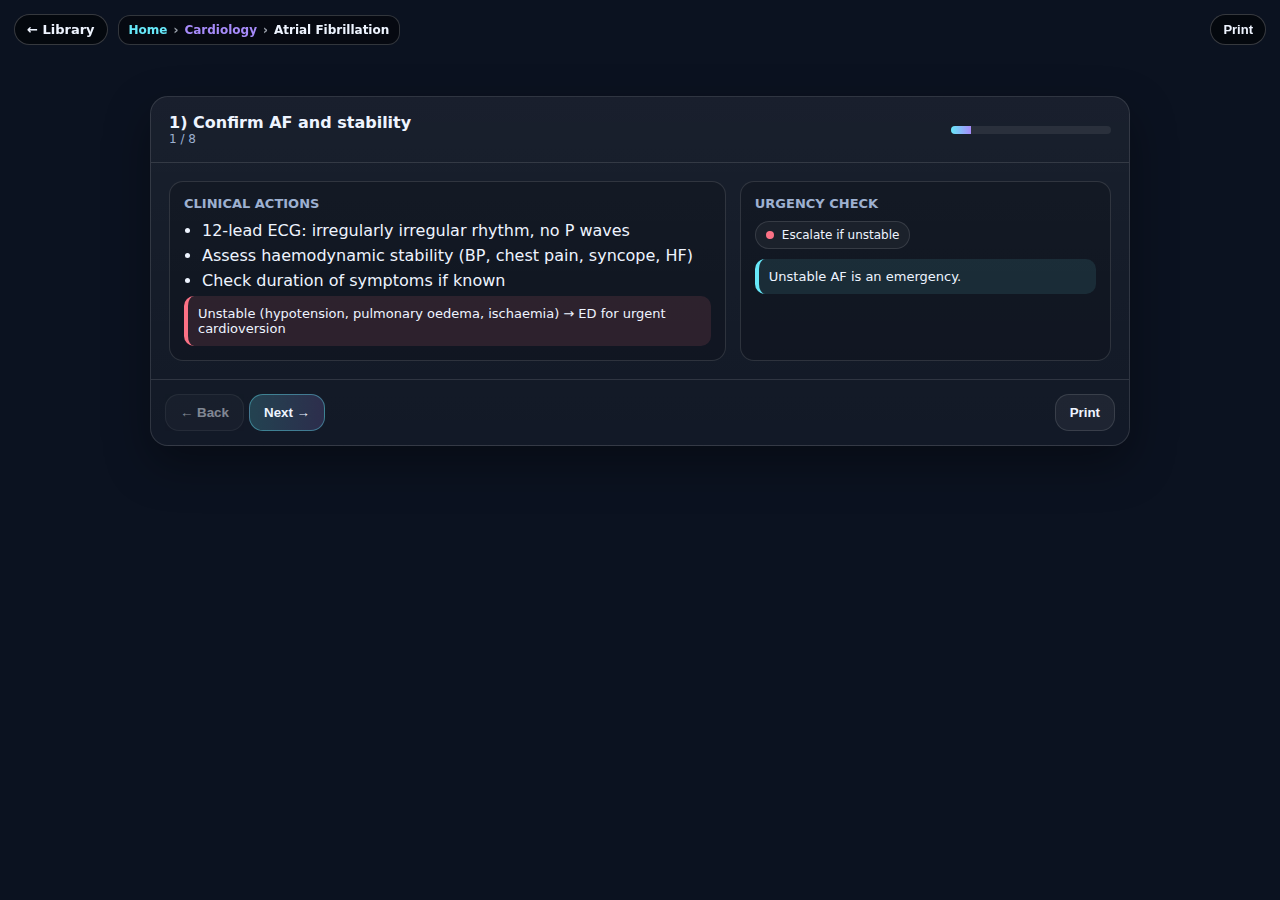
<file: pathways/atrial-fibrillation/index.html>
<!DOCTYPE html>
<html lang="en">
<head>
  <meta charset="UTF-8" />
  <meta name="viewport" content="width=device-width, initial-scale=1"/>
  <title>Australian GP Pathway — Atrial Fibrillation</title>

  <!-- Centralised header + breadcrumbs -->
  <script src="../../assets/pathway-nav.js" defer></script>

  <style>
    :root{
      --bg:#0b1220;
      --text:#eef4ff;
      --muted:#9db0d0;
      --border:rgba(255,255,255,.12);
      --accent:#67e8f9;
      --accent2:#a78bfa;
      --danger:#fb7185;
      --warn:#fbbf24;
      --ok:#34d399;
      --radius:18px;
      --shadow:0 18px 45px rgba(0,0,0,.35);
    }
    *{box-sizing:border-box}
    body{
      margin:0;
      font-family:system-ui,-apple-system,Segoe UI,Roboto,Arial,sans-serif;
      background:#0b1220;
      color:var(--text);
      padding:96px 24px 24px;
    }
    .wrap{max-width:980px;margin:0 auto}
    .card{
      background:linear-gradient(180deg,rgba(255,255,255,.06),rgba(255,255,255,.03));
      border:1px solid var(--border);
      border-radius:var(--radius);
      box-shadow:var(--shadow);
      overflow:hidden;
    }
    .cardHead{
      padding:16px 18px;
      border-bottom:1px solid var(--border);
      display:flex;justify-content:space-between;align-items:center;
    }
    .stepTitle{font-weight:900;font-size:16px}
    .progress{font-size:12px;color:var(--muted)}
    .bar{height:8px;width:160px;background:rgba(255,255,255,.08);border-radius:999px;overflow:hidden}
    .bar div{height:100%;background:linear-gradient(90deg,var(--accent),var(--accent2));width:0%}

    .content{padding:18px}
    .grid{display:grid;grid-template-columns:1.2fr .8fr;gap:14px}
    @media(max-width:860px){.grid{grid-template-columns:1fr}}
    .panel{border:1px solid var(--border);border-radius:14px;padding:14px;background:rgba(0,0,0,.15)}
    .panel h3{margin:0 0 10px 0;font-size:13px;text-transform:uppercase;color:var(--muted)}
    ul{margin:0;padding-left:18px}
    li{margin:6px 0}
    .note{border-left:4px solid var(--accent);padding:10px;background:rgba(103,232,249,.1);border-radius:10px;font-size:13px}
    .danger{border-left:4px solid var(--danger);background:rgba(251,113,133,.12)}
    .cta{display:flex;justify-content:space-between;align-items:center;padding:14px;border-top:1px solid var(--border)}
    button{
      border:1px solid var(--border);
      background:rgba(255,255,255,.05);
      color:var(--text);
      padding:10px 14px;
      border-radius:14px;
      font-weight:800;
      cursor:pointer;
    }
    button.primary{
      background:linear-gradient(90deg,rgba(103,232,249,.2),rgba(167,139,250,.18));
      border-color:rgba(103,232,249,.4);
    }
    button:disabled{opacity:.5}
    .pill{
      display:inline-flex;align-items:center;gap:8px;
      padding:6px 10px;border-radius:999px;
      border:1px solid var(--border);
      background:rgba(255,255,255,.04);
      font-size:12px;
    }
    .dot{width:8px;height:8px;border-radius:50%;background:var(--warn)}
    .dot.danger{background:var(--danger)}
    .dot.ok{background:var(--ok)}
  </style>
</head>

<body>
<div class="wrap">
  <div class="card">
    <div class="cardHead">
      <div>
        <div class="stepTitle" id="stepTitle">Step</div>
        <div class="progress" id="stepCount">1 / 8</div>
      </div>
      <div class="bar"><div id="barFill"></div></div>
    </div>

    <div class="content">
      <div class="grid">
        <div class="panel">
          <h3>Clinical actions</h3>
          <div id="body"></div>
        </div>

        <div class="panel">
          <h3>Urgency check</h3>
          <div class="pill">
            <span class="dot" id="urgDot"></span>
            <span id="urgText">Assess</span>
          </div>
          <div class="note" id="sideNote" style="margin-top:10px"></div>
        </div>
      </div>
    </div>

    <div class="cta">
      <div>
        <button id="back">← Back</button>
        <button class="primary" id="next">Next →</button>
      </div>
      <button onclick="window.print()">Print</button>
    </div>
  </div>
</div>

<script>
const steps = [
{
 title:"1) Confirm AF and stability",
 body:`
 <ul>
   <li>12-lead ECG: irregularly irregular rhythm, no P waves</li>
   <li>Assess haemodynamic stability (BP, chest pain, syncope, HF)</li>
   <li>Check duration of symptoms if known</li>
 </ul>
 <div class="note danger">
   Unstable (hypotension, pulmonary oedema, ischaemia) → ED for urgent cardioversion
 </div>`,
 urg:"danger", urgText:"Escalate if unstable",
 note:"Unstable AF is an emergency."
},
{
 title:"2) Identify triggers & comorbidities",
 body:`
 <ul>
   <li>Infection, dehydration, alcohol, surgery</li>
   <li>Hypertension, IHD, heart failure, valvular disease</li>
   <li>Check thyroid function, electrolytes</li>
 </ul>`,
 urg:"warn", urgText:"Look for reversible causes",
 note:"Treating triggers improves rate control."
},
{
 title:"3) Rate vs rhythm control (GP focus = rate)",
 body:`
 <ul>
   <li>Rate control is first-line for most GPs</li>
   <li>Rhythm control usually specialist-led</li>
 </ul>
 <div class="note">
   Aim resting HR <110 bpm if asymptomatic (lenient control)
 </div>`,
 urg:"ok", urgText:"Rate control first",
 note:"β-blockers or rate-limiting CCBs commonly used."
},
{
 title:"4) Start rate control",
 body:`
 <ul>
   <li>β-blocker (e.g. metoprolol) if no contraindication</li>
   <li>Diltiazem/verapamil if β-blocker unsuitable</li>
   <li>Avoid CCBs in HFrEF</li>
 </ul>`,
 urg:"ok", urgText:"Control ventricular rate",
 note:"Monitor BP, HR, symptoms."
},
{
 title:"5) Assess stroke risk (CHA₂DS₂-VA)",
 body:`
 <ul>
   <li>C: HF/LV dysfunction (1)</li>
   <li>H: Hypertension (1)</li>
   <li>A₂: Age ≥75 (2)</li>
   <li>D: Diabetes (1)</li>
   <li>S₂: Stroke/TIA (2)</li>
   <li>V: Vascular disease (1)</li>
   <li>A: Age 65–74 (1)</li>
 </ul>
 <div class="note">
   Score ≥1 (men) or ≥2 (women) → anticoagulate
 </div>`,
 urg:"ok", urgText:"Stroke prevention step",
 note:"CHA₂DS₂-VA used in Australia."
},
{
 title:"6) Anticoagulation decision",
 body:`
 <ul>
   <li>DOAC preferred in non-valvular AF</li>
   <li>Warfarin if mechanical valve or moderate-severe MS</li>
   <li>Assess bleeding risk (HAS-BLED)</li>
 </ul>
 <div class="note danger">
   Aspirin is NOT adequate stroke prevention
 </div>`,
 urg:"warn", urgText:"Prevent stroke",
 note:"Balance stroke vs bleeding risk."
},
{
 title:"7) AF duration & cardioversion rule",
 body:`
 <ul>
   <li>&lt;48 hours: cardioversion may be considered</li>
   <li>&gt;48 hours or unknown: anticoagulate ≥3 weeks first</li>
 </ul>`,
 urg:"warn", urgText:"48-hour rule applies",
 note:"Usually specialist-directed."
},
{
 title:"8) Follow-up & referral",
 body:`
 <ul>
   <li>Cardiology referral if young, symptomatic, or difficult control</li>
   <li>Review rate, anticoagulation adherence, bleeding</li>
   <li>Patient education: stroke signs, medication adherence</li>
 </ul>
 <div class="note">
   AF is chronic — ongoing GP follow-up is essential
 </div>`,
 urg:"ok", urgText:"Ongoing care",
 note:"GP coordination is key."
}
];

let i=0;
const t=document.getElementById("stepTitle"),
c=document.getElementById("stepCount"),
b=document.getElementById("body"),
f=document.getElementById("barFill"),
d=document.getElementById("urgDot"),
u=document.getElementById("urgText"),
n=document.getElementById("sideNote");

function render(){
 const s=steps[i];
 t.textContent=s.title;
 b.innerHTML=s.body;
 c.textContent=`${i+1} / ${steps.length}`;
 f.style.width=((i+1)/steps.length*100)+"%";
 d.className="dot "+(s.urg||"");
 u.textContent=s.urgText;
 n.textContent=s.note;
 document.getElementById("back").disabled=i===0;
 document.getElementById("next").disabled=i===steps.length-1;
}
document.getElementById("back").onclick=()=>{if(i>0){i--;render();}};
document.getElementById("next").onclick=()=>{if(i<steps.length-1){i++;render();}};
render();
</script>
</body>
</html>
</file>
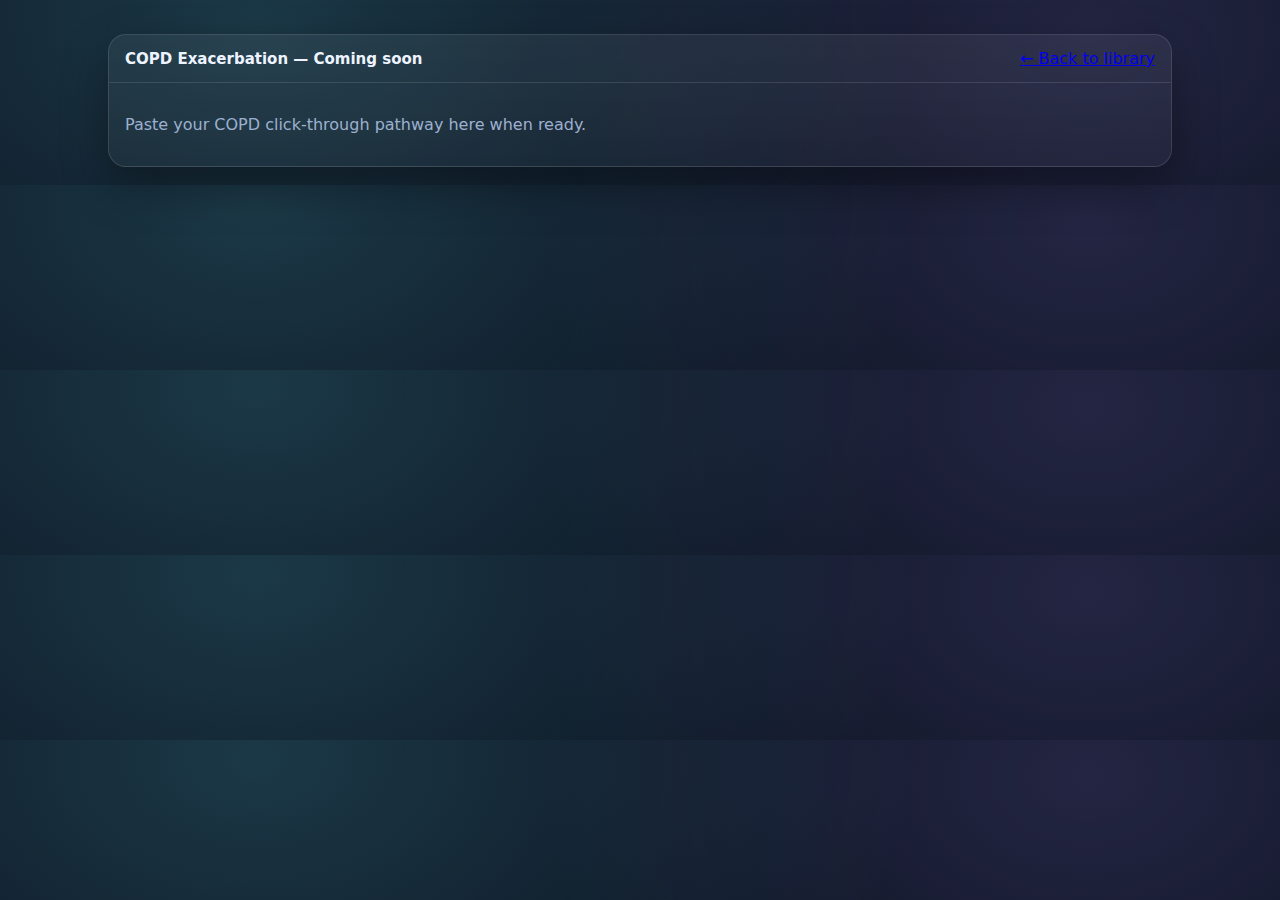
<file: pathways/copd-exacerbation/index.html>
<!doctype html>
<html>
<head>
  <meta charset="utf-8" />
  <meta name="viewport" content="width=device-width,initial-scale=1" />
  <title>COPD Exacerbation — Coming Soon</title>
  <link rel="stylesheet" href="../../assets/styles.css" />
</head>
<body>
  <div class="wrap">
    <div class="panel">
      <div class="panelHead">
        <h2>COPD Exacerbation — Coming soon</h2>
        <a class="btn" href="../../">← Back to library</a>
      </div>
      <div style="padding:16px">
        <p style="color:var(--muted)">Paste your COPD click-through pathway here when ready.</p>
      </div>
    </div>
  </div>
</body>
</html>
</file>
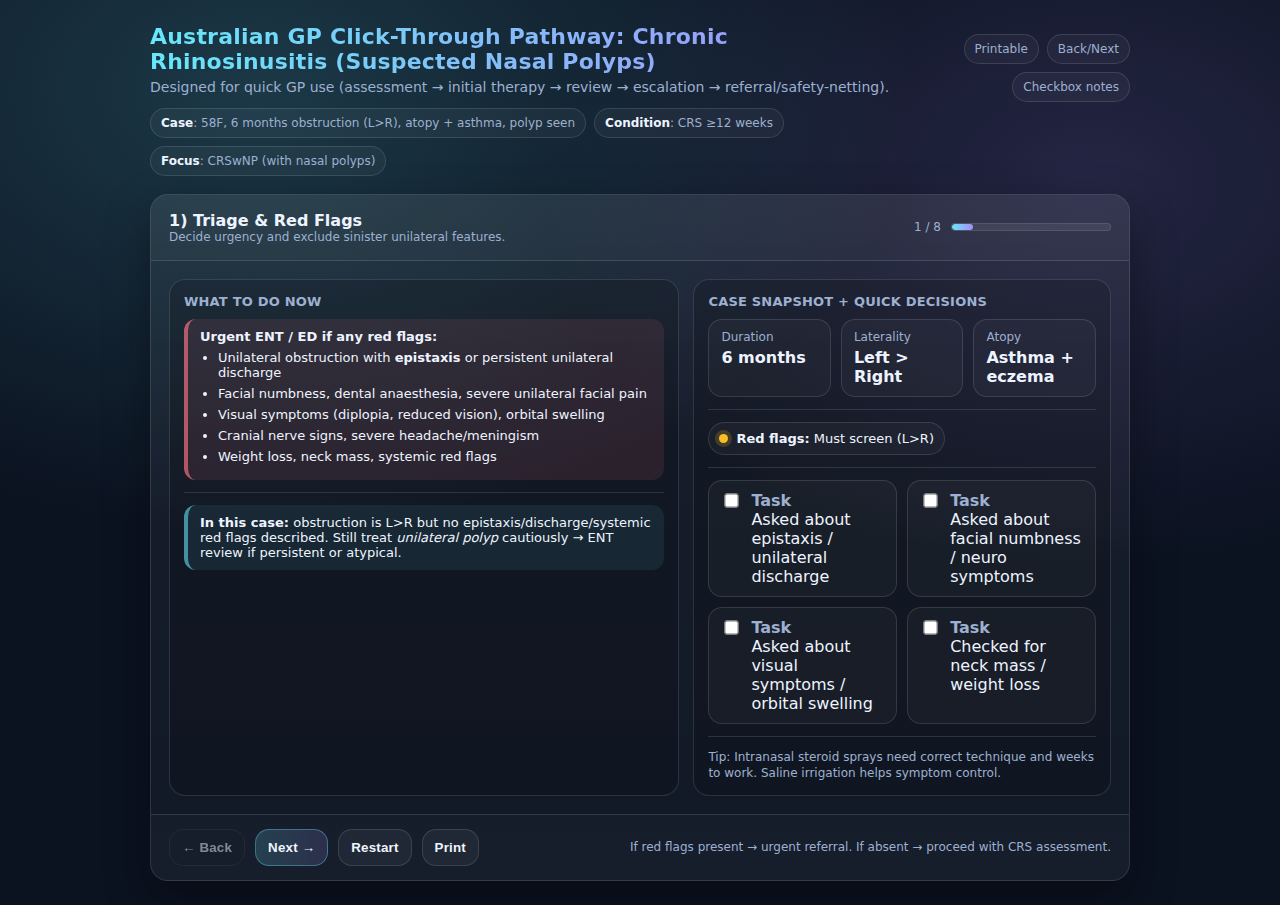
<file: pathways/crs-nasal-polyps/index.html>
<!DOCTYPE html>
<html lang="en">
<head>
  <meta charset="UTF-8" />
  <meta name="viewport" content="width=device-width, initial-scale=1"/>
  <title>Australian GP Pathway — Chronic Rhinosinusitis (Nasal Polyps) Click-Through</title>
  <style>
    :root{
      --bg:#0b1220;
      --card:#0f1b33;
      --muted:#9db0d0;
      --text:#eef4ff;
      --border:rgba(255,255,255,.12);
      --accent:#67e8f9;
      --accent2:#a78bfa;
      --danger:#fb7185;
      --ok:#34d399;
      --warn:#fbbf24;
      --shadow: 0 18px 45px rgba(0,0,0,.35);
      --radius: 18px;
    }
    *{box-sizing:border-box}
    body{
      margin:0;
      font-family: system-ui, -apple-system, Segoe UI, Roboto, Arial, sans-serif;
      background: radial-gradient(1200px 800px at 20% 10%, rgba(103,232,249,.18), transparent 55%),
                  radial-gradient(1000px 700px at 85% 20%, rgba(167,139,250,.16), transparent 55%),
                  var(--bg);
      color:var(--text);
      padding:24px;
    }
    .wrap{max-width:980px;margin:0 auto}
    header{
      display:flex;gap:14px;align-items:flex-start;justify-content:space-between;
      margin-bottom:18px;
    }
    .title{
      background: linear-gradient(90deg, var(--accent), var(--accent2));
      -webkit-background-clip:text;background-clip:text;color:transparent;
      font-size:22px;font-weight:800;letter-spacing:.2px;margin:0 0 4px 0;
    }
    .subtitle{margin:0;color:var(--muted);font-size:14px;line-height:1.4}
    .chiprow{display:flex;flex-wrap:wrap;gap:8px;margin-top:10px}
    .chip{
      padding:7px 10px;border:1px solid var(--border);border-radius:999px;
      color:var(--muted);font-size:12px;background:rgba(255,255,255,.04)
    }
    .chip strong{color:var(--text);font-weight:700}
    .card{
      background: linear-gradient(180deg, rgba(255,255,255,.06), rgba(255,255,255,.03));
      border:1px solid var(--border);
      border-radius: var(--radius);
      box-shadow: var(--shadow);
      overflow:hidden;
    }
    .cardHead{
      padding:16px 18px;
      border-bottom:1px solid var(--border);
      display:flex;gap:12px;align-items:center;justify-content:space-between;
      background: rgba(255,255,255,.03);
    }
    .stepTitle{
      font-weight:800;font-size:16px;margin:0;
      display:flex;gap:10px;align-items:center;
    }
    .badge{
      padding:4px 10px;border-radius:999px;border:1px solid var(--border);
      font-size:12px;color:var(--muted);background:rgba(255,255,255,.03)
    }
    .progress{
      display:flex;align-items:center;gap:10px;min-width:240px;justify-content:flex-end;
      color:var(--muted);font-size:12px;
    }
    .bar{
      width:160px;height:8px;border-radius:999px;
      background:rgba(255,255,255,.08);overflow:hidden;border:1px solid rgba(255,255,255,.10)
    }
    .bar > div{
      height:100%;
      width:0%;
      background: linear-gradient(90deg, var(--accent), var(--accent2));
      border-radius:999px;
      transition:width .35s ease;
    }
    .content{padding:18px}
    .grid{display:grid;grid-template-columns: 1.1fr .9fr;gap:14px}
    @media (max-width:860px){ .grid{grid-template-columns:1fr} .progress{min-width:unset}}
    .panel{
      border:1px solid var(--border);
      border-radius:16px;
      padding:14px;
      background: rgba(0,0,0,.15);
    }
    .panel h3{
      margin:0 0 10px 0;
      font-size:13px;
      letter-spacing:.2px;
      text-transform:uppercase;
      color:var(--muted);
    }
    ul{margin:0;padding-left:18px}
    li{margin:6px 0;color:var(--text)}
    .muted{color:var(--muted)}
    .kpiRow{display:grid;grid-template-columns:repeat(3,1fr);gap:10px}
    @media (max-width:560px){ .kpiRow{grid-template-columns:1fr} }
    .kpi{
      border:1px solid var(--border);
      border-radius:14px;
      padding:10px 12px;
      background:rgba(255,255,255,.03);
    }
    .kpi .label{font-size:12px;color:var(--muted);margin-bottom:4px}
    .kpi .value{font-weight:800}
    .pill{
      display:inline-flex;align-items:center;gap:8px;
      padding:8px 10px;border-radius:999px;border:1px solid var(--border);
      background:rgba(255,255,255,.03);
      font-size:13px;
    }
    .pillDot{
      width:9px;height:9px;border-radius:50%;
      background:var(--ok);
      box-shadow:0 0 0 4px rgba(52,211,153,.18);
    }
    .pillDot.warn{background:var(--warn);box-shadow:0 0 0 4px rgba(251,191,36,.18)}
    .pillDot.danger{background:var(--danger);box-shadow:0 0 0 4px rgba(251,113,133,.18)}
    .ctaRow{
      display:flex;flex-wrap:wrap;gap:10px;align-items:center;justify-content:space-between;
      padding:14px 18px;border-top:1px solid var(--border);background:rgba(255,255,255,.02)
    }
    .btns{display:flex;gap:10px;flex-wrap:wrap}
    button{
      cursor:pointer;
      border:1px solid var(--border);
      background:rgba(255,255,255,.05);
      color:var(--text);
      padding:10px 12px;
      border-radius:14px;
      font-weight:700;
      letter-spacing:.2px;
      transition: transform .05s ease, background .2s ease, border-color .2s ease;
    }
    button:hover{background:rgba(255,255,255,.08);border-color:rgba(255,255,255,.18)}
    button:active{transform:translateY(1px)}
    button.primary{
      border-color: rgba(103,232,249,.35);
      background: linear-gradient(90deg, rgba(103,232,249,.18), rgba(167,139,250,.16));
    }
    button.danger{
      border-color: rgba(251,113,133,.35);
      background: rgba(251,113,133,.10);
    }
    button.ghost{background:transparent}
    .small{font-size:12px;color:var(--muted)}
    .divider{height:1px;background:var(--border);margin:12px 0}
    .note{
      border-left:4px solid rgba(103,232,249,.55);
      padding:10px 12px;background:rgba(103,232,249,.08);
      border-radius:12px;color:var(--text);font-size:13px;
    }
    .dangerBox{
      border-left:4px solid rgba(251,113,133,.65);
      padding:10px 12px;background:rgba(251,113,133,.10);
      border-radius:12px;color:var(--text);font-size:13px;
    }
    .checkGrid{display:grid;grid-template-columns:1fr 1fr;gap:10px}
    @media (max-width:560px){ .checkGrid{grid-template-columns:1fr} }
    .checkItem{
      border:1px solid var(--border);
      border-radius:14px;
      padding:10px 12px;
      background:rgba(255,255,255,.03);
      display:flex;gap:10px;align-items:flex-start;
    }
    .checkItem input{margin-top:3px;transform:scale(1.1)}
    .checkItem label{cursor:pointer}
    .footerMini{color:var(--muted);font-size:12px;line-height:1.35}
    .printOnly{display:none}

    @media print{
      body{background:#fff;color:#000;padding:0}
      .wrap{max-width:100%;margin:0}
      .card{box-shadow:none;border-radius:0;border:0}
      .cardHead,.ctaRow,header .chiprow,button{display:none !important}
      .content{padding:0}
      .panel{break-inside:avoid;border:1px solid #ccc;background:#fff}
      .printOnly{display:block;margin:10px 0 14px 0}
      .title{color:#000;-webkit-text-fill-color:#000}
      .subtitle,.muted,.small,.footerMini{color:#333}
    }
  </style>
</head>
<body>
<div class="wrap">
  <header>
    <div>
      <h1 class="title">Australian GP Click-Through Pathway: Chronic Rhinosinusitis (Suspected Nasal Polyps)</h1>
      <p class="subtitle">
        Designed for quick GP use (assessment → initial therapy → review → escalation → referral/safety-netting).
      </p>
      <div class="chiprow">
        <span class="chip"><strong>Case</strong>: 58F, 6 months obstruction (L&gt;R), atopy + asthma, polyp seen</span>
        <span class="chip"><strong>Condition</strong>: CRS ≥12 weeks</span>
        <span class="chip"><strong>Focus</strong>: CRSwNP (with nasal polyps)</span>
      </div>
    </div>
    <div class="chiprow" style="justify-content:flex-end;">
      <span class="chip">Printable</span>
      <span class="chip">Back/Next</span>
      <span class="chip">Checkbox notes</span>
    </div>
  </header>

  <div class="card" id="app">
    <div class="cardHead">
      <div>
        <p class="stepTitle" id="stepTitle">Step</p>
        <div class="small" id="stepHint"></div>
      </div>
      <div class="progress">
        <span id="stepCount">1 / 8</span>
        <div class="bar" aria-hidden="true"><div id="barFill"></div></div>
      </div>
    </div>

    <div class="content">
      <div class="printOnly">
        <div class="note">
          <strong>Print note:</strong> This printout reflects your current step content. Use the web view for the full click-through algorithm.
        </div>
      </div>

      <div class="grid">
        <div class="panel">
          <h3>What to do now</h3>
          <div id="mainBody"></div>
        </div>

        <div class="panel">
          <h3>Case snapshot + quick decisions</h3>

          <div class="kpiRow">
            <div class="kpi">
              <div class="label">Duration</div>
              <div class="value">6 months</div>
            </div>
            <div class="kpi">
              <div class="label">Laterality</div>
              <div class="value">Left &gt; Right</div>
            </div>
            <div class="kpi">
              <div class="label">Atopy</div>
              <div class="value">Asthma + eczema</div>
            </div>
          </div>

          <div class="divider"></div>

          <div class="pill" id="rfPill" title="Red flags decision helper">
            <span class="pillDot warn" id="rfDot"></span>
            <span><strong>Red flags:</strong> <span id="rfText">Check</span></span>
          </div>

          <div class="divider"></div>

          <div class="checkGrid" id="checkGrid"></div>

          <div class="divider"></div>
          <div class="footerMini" id="footerMini">
            Tip: Intranasal steroid sprays need correct technique and weeks to work. Saline irrigation helps symptom control.
          </div>
        </div>
      </div>
    </div>

    <div class="ctaRow">
      <div class="btns">
        <button class="ghost" id="btnBack">← Back</button>
        <button class="primary" id="btnNext">Next →</button>
        <button id="btnRestart">Restart</button>
        <button id="btnPrint">Print</button>
      </div>
      <div class="small">
        <span id="miniSummary">Follow the steps; escalate only after optimal first-line therapy.</span>
      </div>
    </div>
  </div>
</div>

<script>
  // --- Simple, GP-friendly click-through pathway ---
  const steps = [
    {
      title: "1) Triage & Red Flags",
      hint: "Decide urgency and exclude sinister unilateral features.",
      body: `
        <div class="dangerBox">
          <strong>Urgent ENT / ED if any red flags:</strong>
          <ul>
            <li>Unilateral obstruction with <strong>epistaxis</strong> or persistent unilateral discharge</li>
            <li>Facial numbness, dental anaesthesia, severe unilateral facial pain</li>
            <li>Visual symptoms (diplopia, reduced vision), orbital swelling</li>
            <li>Cranial nerve signs, severe headache/meningism</li>
            <li>Weight loss, neck mass, systemic red flags</li>
          </ul>
        </div>
        <div class="divider"></div>
        <div class="note">
          <strong>In this case:</strong> obstruction is L&gt;R but no epistaxis/discharge/systemic red flags described.
          Still treat <em>unilateral polyp</em> cautiously → ENT review if persistent or atypical.
        </div>
      `,
      rfState: "warn",
      rfText: "Must screen (L>R)",
      checks: [
        { id:"rf1", text:"Asked about epistaxis / unilateral discharge" },
        { id:"rf2", text:"Asked about facial numbness / neuro symptoms" },
        { id:"rf3", text:"Asked about visual symptoms / orbital swelling" },
        { id:"rf4", text:"Checked for neck mass / weight loss" }
      ],
      mini: "If red flags present → urgent referral. If absent → proceed with CRS assessment."
    },
    {
      title: "2) Confirm CRS & Phenotype",
      hint: "CRS requires ≥12 weeks symptoms; decide if polyps present.",
      body: `
        <p><strong>CRS diagnostic criteria (clinical):</strong></p>
        <ul>
          <li>Symptoms for <strong>&ge; 12 weeks</strong></li>
          <li><strong>&ge;2 symptoms</strong> (one must be nasal obstruction OR discharge)</li>
          <li>± facial pain/pressure, ± reduced smell</li>
          <li><strong>Objective evidence</strong>: polyps / mucosal oedema / purulence (exam or endoscopy)</li>
        </ul>
        <div class="divider"></div>
        <p><strong>Phenotype:</strong> this case has a <strong>visible nasal polyp</strong> + atopy/asthma → likely <strong>CRSwNP</strong>.</p>
      `,
      rfState: "warn",
      rfText: "Re-check if unilateral",
      checks: [
        { id:"dx1", text:"Confirmed duration ≥12 weeks" },
        { id:"dx2", text:"Documented symptoms: obstruction, ± PND, ± pain/pressure, smell" },
        { id:"dx3", text:"Objective evidence: polyp / inflamed turbinates" },
        { id:"dx4", text:"Consider comorbids: asthma, aspirin/NSAID sensitivity (if relevant)" }
      ],
      mini: "Label the condition: CRS with nasal polyps (CRSwNP) unless red flags suggest otherwise."
    },
    {
      title: "3) Examine & Document",
      hint: "Nasal exam + general exam; note laterality and severity.",
      body: `
        <p><strong>Focused examination:</strong></p>
        <ul>
          <li>Anterior rhinoscopy: turbinate hypertrophy, boggy mucosa, polyps, purulence</li>
          <li>Sinus tenderness (ethmoid/maxillary), facial swelling</li>
          <li>Oropharynx: post-nasal drip signs</li>
          <li>Chest: asthma control (wheeze, peak flow if needed)</li>
        </ul>
        <div class="divider"></div>
        <p><strong>Case findings:</strong></p>
        <ul>
          <li>Swollen inflamed turbinates + boggy erythematous mucosa</li>
          <li>Nasal polyp seen</li>
          <li>Ethmoid tenderness present</li>
          <li>BMI 27</li>
        </ul>
        <div class="note"><strong>Record severity:</strong> sleep impact, smell loss, recurrent exacerbations, and response to prior therapy.</div>
      `,
      rfState: "warn",
      rfText: "Document laterality",
      checks: [
        { id:"ex1", text:"Documented polyp size/side (L vs R)" },
        { id:"ex2", text:"Assessed asthma control / triggers" },
        { id:"ex3", text:"Checked for purulence (acute flare?)" },
        { id:"ex4", text:"Documented QoL impact (sleep, work, smell)" }
      ],
      mini: "Good documentation supports later CT/ENT referral if needed."
    },
    {
      title: "4) First-Line GP Treatment",
      hint: "Start saline + intranasal corticosteroid (technique matters).",
      body: `
        <p><strong>Start immediately (core treatment):</strong></p>
        <ul>
          <li><strong>Saline nasal irrigation</strong> (daily or BD; isotonic/hypertonic)</li>
          <li><strong>Intranasal corticosteroid spray</strong> (minimum 6–8 weeks)
            <ul>
              <li>Examples: mometasone / fluticasone / budesonide (per local formulary)</li>
              <li>Use daily and continue long-term if effective</li>
            </ul>
          </li>
        </ul>
        <div class="divider"></div>
        <p><strong>Technique coaching (quick script):</strong></p>
        <ul>
          <li>Gently blow nose first</li>
          <li>Head slightly forward</li>
          <li>Aim nozzle <strong>outwards</strong> (towards ear, away from septum)</li>
          <li>Light sniff, don’t snort hard</li>
        </ul>
        <div class="note">
          Antihistamines alone often don’t help CRSwNP; consider them only if allergic rhinitis symptoms are prominent.
        </div>
      `,
      rfState: "ok",
      rfText: "No urgent red flags",
      checks: [
        { id:"tx1", text:"Commenced saline irrigation" },
        { id:"tx2", text:"Commenced intranasal corticosteroid for 6–8 weeks" },
        { id:"tx3", text:"Taught spray technique + adherence plan" },
        { id:"tx4", text:"Provided symptom diary triggers + follow-up date" }
      ],
      mini: "First-line = saline + intranasal steroids. Set review at 6–8 weeks."
    },
    {
      title: "5) Review at 6–8 Weeks",
      hint: "Assess response; adjust and ensure optimal use.",
      body: `
        <p><strong>At review, assess:</strong></p>
        <ul>
          <li>Nasal obstruction, discharge, facial pressure, smell</li>
          <li>Sleep quality, function</li>
          <li>Adherence and spray/irrigation technique</li>
          <li>Asthma control (CRSwNP often linked)</li>
        </ul>
        <div class="divider"></div>
        <p><strong>If improved:</strong></p>
        <ul>
          <li>Continue intranasal steroid + saline long-term (maintenance)</li>
          <li>Step down frequency only if stable</li>
        </ul>
        <p><strong>If partial or no response:</strong> proceed to escalation step.</p>
      `,
      rfState: "ok",
      rfText: "Proceed based on response",
      checks: [
        { id:"rv1", text:"Checked adherence + technique" },
        { id:"rv2", text:"Documented symptom response" },
        { id:"rv3", text:"Assessed asthma control" },
        { id:"rv4", text:"Decision made: continue vs escalate" }
      ],
      mini: "Most failures are technique/adherence. Fix that before escalating."
    },
    {
      title: "6) Escalate (GP) if Ongoing Significant Symptoms",
      hint: "Short course oral steroids may help large polyps; antibiotics only for acute bacterial flare.",
      body: `
        <div class="note">
          <strong>Escalation options (GP):</strong> consider if persistent moderate–severe symptoms after optimal first-line therapy.
        </div>
        <ul>
          <li><strong>Short course oral corticosteroid</strong> may be considered for significant polyps (check contraindications).</li>
          <li><strong>Antibiotics are not routine</strong> for CRS; consider only if acute bacterial exacerbation:
            <ul>
              <li>Purulent discharge + fever and/or marked facial pain</li>
            </ul>
          </li>
          <li>Reinforce ongoing intranasal steroid + saline regardless.</li>
        </ul>
        <div class="divider"></div>
        <div class="dangerBox">
          <strong>Safety:</strong> Use oral steroids cautiously in diabetes, osteoporosis risk, glaucoma, psychiatric history, infection risk.
        </div>
      `,
      rfState: "ok",
      rfText: "Escalation appropriate",
      checks: [
        { id:"esc1", text:"Considered oral steroid risks/benefits" },
        { id:"esc2", text:"Only considered antibiotics if bacterial flare features" },
        { id:"esc3", text:"Optimised intranasal steroid + saline continued" },
        { id:"esc4", text:"Arranged follow-up (2–6 weeks) or ENT referral" }
      ],
      mini: "Escalate thoughtfully. Oral steroids can shrink polyps temporarily; keep intranasal therapy going."
    },
    {
      title: "7) Investigations (When Needed)",
      hint: "CT is usually for refractory cases and before ENT/surgery planning.",
      body: `
        <p><strong>Investigations in GP:</strong></p>
        <ul>
          <li><strong>CT sinuses (non-contrast)</strong> is not first-line; consider if:
            <ul>
              <li>Persistent symptoms despite 8–12 weeks optimal therapy</li>
              <li>Diagnostic uncertainty</li>
              <li>Before ENT referral or surgery consideration</li>
            </ul>
          </li>
          <li>Allergy assessment may be helpful if allergic rhinitis prominent.</li>
        </ul>
        <div class="divider"></div>
        <div class="note">
          In unilateral disease or atypical polyp appearance, ENT endoscopy/biopsy may be needed.
        </div>
      `,
      rfState: "warn",
      rfText: "Consider CT/ENT if persistent",
      checks: [
        { id:"inv1", text:"Considered CT only after adequate therapy trial" },
        { id:"inv2", text:"Considered allergy contribution" },
        { id:"inv3", text:"Documented laterality/atypical features" },
        { id:"inv4", text:"Planned ENT referral pathway" }
      ],
      mini: "Use CT to support referral/planning—not as a first step."
    },
    {
      title: "8) Refer + Safety-Net",
      hint: "ENT referral criteria and clear return precautions.",
      body: `
        <p><strong>Refer to ENT (non-urgent) if:</strong></p>
        <ul>
          <li>Persistent symptoms after <strong>8–12 weeks</strong> of optimal medical therapy</li>
          <li>Large/recurrent polyps, significant QoL impairment</li>
          <li><strong>Unilateral polyp</strong> or any diagnostic uncertainty</li>
          <li>Complications or recurrent acute exacerbations</li>
        </ul>
        <div class="divider"></div>
        <p><strong>Safety-net advice (tell the patient):</strong></p>
        <div class="dangerBox">
          Seek urgent review if: unilateral bleeding, rapidly worsening facial pain/swelling, fever with severe symptoms,
          visual changes, or neurological symptoms.
        </div>
        <div class="divider"></div>
        <div class="note">
          ENT may consider endoscopy, surgery (FESS), and in severe CRSwNP with asthma, specialist therapies (e.g., biologics).
        </div>
      `,
      rfState: "ok",
      rfText: "Clear safety-net",
      checks: [
        { id:"ref1", text:"ENT referral arranged (if criteria met)" },
        { id:"ref2", text:"Safety-net advice given" },
        { id:"ref3", text:"Asthma plan reviewed/updated" },
        { id:"ref4", text:"Maintenance plan for intranasal steroid + saline" }
      ],
      mini: "Unilateral features deserve a lower threshold for ENT review even if no obvious red flags."
    }
  ];

  // persistent checkbox state
  const state = {
    stepIndex: 0,
    checks: JSON.parse(localStorage.getItem("crs_checks") || "{}")
  };

  const elTitle = document.getElementById("stepTitle");
  const elHint  = document.getElementById("stepHint");
  const elCount = document.getElementById("stepCount");
  const elBar   = document.getElementById("barFill");
  const elBody  = document.getElementById("mainBody");
  const elGrid  = document.getElementById("checkGrid");
  const elMini  = document.getElementById("miniSummary");
  const rfDot   = document.getElementById("rfDot");
  const rfText  = document.getElementById("rfText");

  const btnBack = document.getElementById("btnBack");
  const btnNext = document.getElementById("btnNext");
  const btnRestart = document.getElementById("btnRestart");
  const btnPrint = document.getElementById("btnPrint");

  function setPill(stateName, text){
    rfDot.classList.remove("warn","danger");
    if(stateName === "ok"){ rfDot.className = "pillDot"; }
    else if(stateName === "warn"){ rfDot.className = "pillDot warn"; }
    else { rfDot.className = "pillDot danger"; }
    rfText.textContent = text;
  }

  function renderChecks(step){
    elGrid.innerHTML = "";
    (step.checks || []).forEach(item => {
      const key = `${state.stepIndex}:${item.id}`;
      const checked = !!state.checks[key];

      const wrap = document.createElement("div");
      wrap.className = "checkItem";

      const input = document.createElement("input");
      input.type = "checkbox";
      input.id = key;
      input.checked = checked;

      input.addEventListener("change", () => {
        state.checks[key] = input.checked;
        localStorage.setItem("crs_checks", JSON.stringify(state.checks));
      });

      const label = document.createElement("label");
      label.htmlFor = key;
      label.innerHTML = `<strong class="muted">Task</strong><div>${item.text}</div>`;

      wrap.appendChild(input);
      wrap.appendChild(label);
      elGrid.appendChild(wrap);
    });
  }

  function render(){
    const i = state.stepIndex;
    const step = steps[i];

    elTitle.textContent = step.title;
    elHint.textContent  = step.hint;
    elBody.innerHTML    = step.body;
    elCount.textContent = `${i+1} / ${steps.length}`;

    const pct = Math.round(((i+1)/steps.length)*100);
    elBar.style.width = pct + "%";

    elMini.textContent = step.mini || "";
    setPill(step.rfState || "warn", step.rfText || "Check");
    renderChecks(step);

    btnBack.disabled = (i === 0);
    btnNext.disabled = (i === steps.length - 1);

    btnBack.style.opacity = btnBack.disabled ? .5 : 1;
    btnNext.style.opacity = btnNext.disabled ? .5 : 1;
  }

  btnBack.addEventListener("click", () => {
    if(state.stepIndex > 0){ state.stepIndex--; render(); }
  });

  btnNext.addEventListener("click", () => {
    if(state.stepIndex < steps.length - 1){ state.stepIndex++; render(); }
  });

  btnRestart.addEventListener("click", () => {
    state.stepIndex = 0;
    render();
  });

  btnPrint.addEventListener("click", () => window.print());

  // Keyboard navigation
  document.addEventListener("keydown", (e) => {
    if(e.key === "ArrowLeft") btnBack.click();
    if(e.key === "ArrowRight") btnNext.click();
  });

  render();
</script>
</body>
</html>
</file>
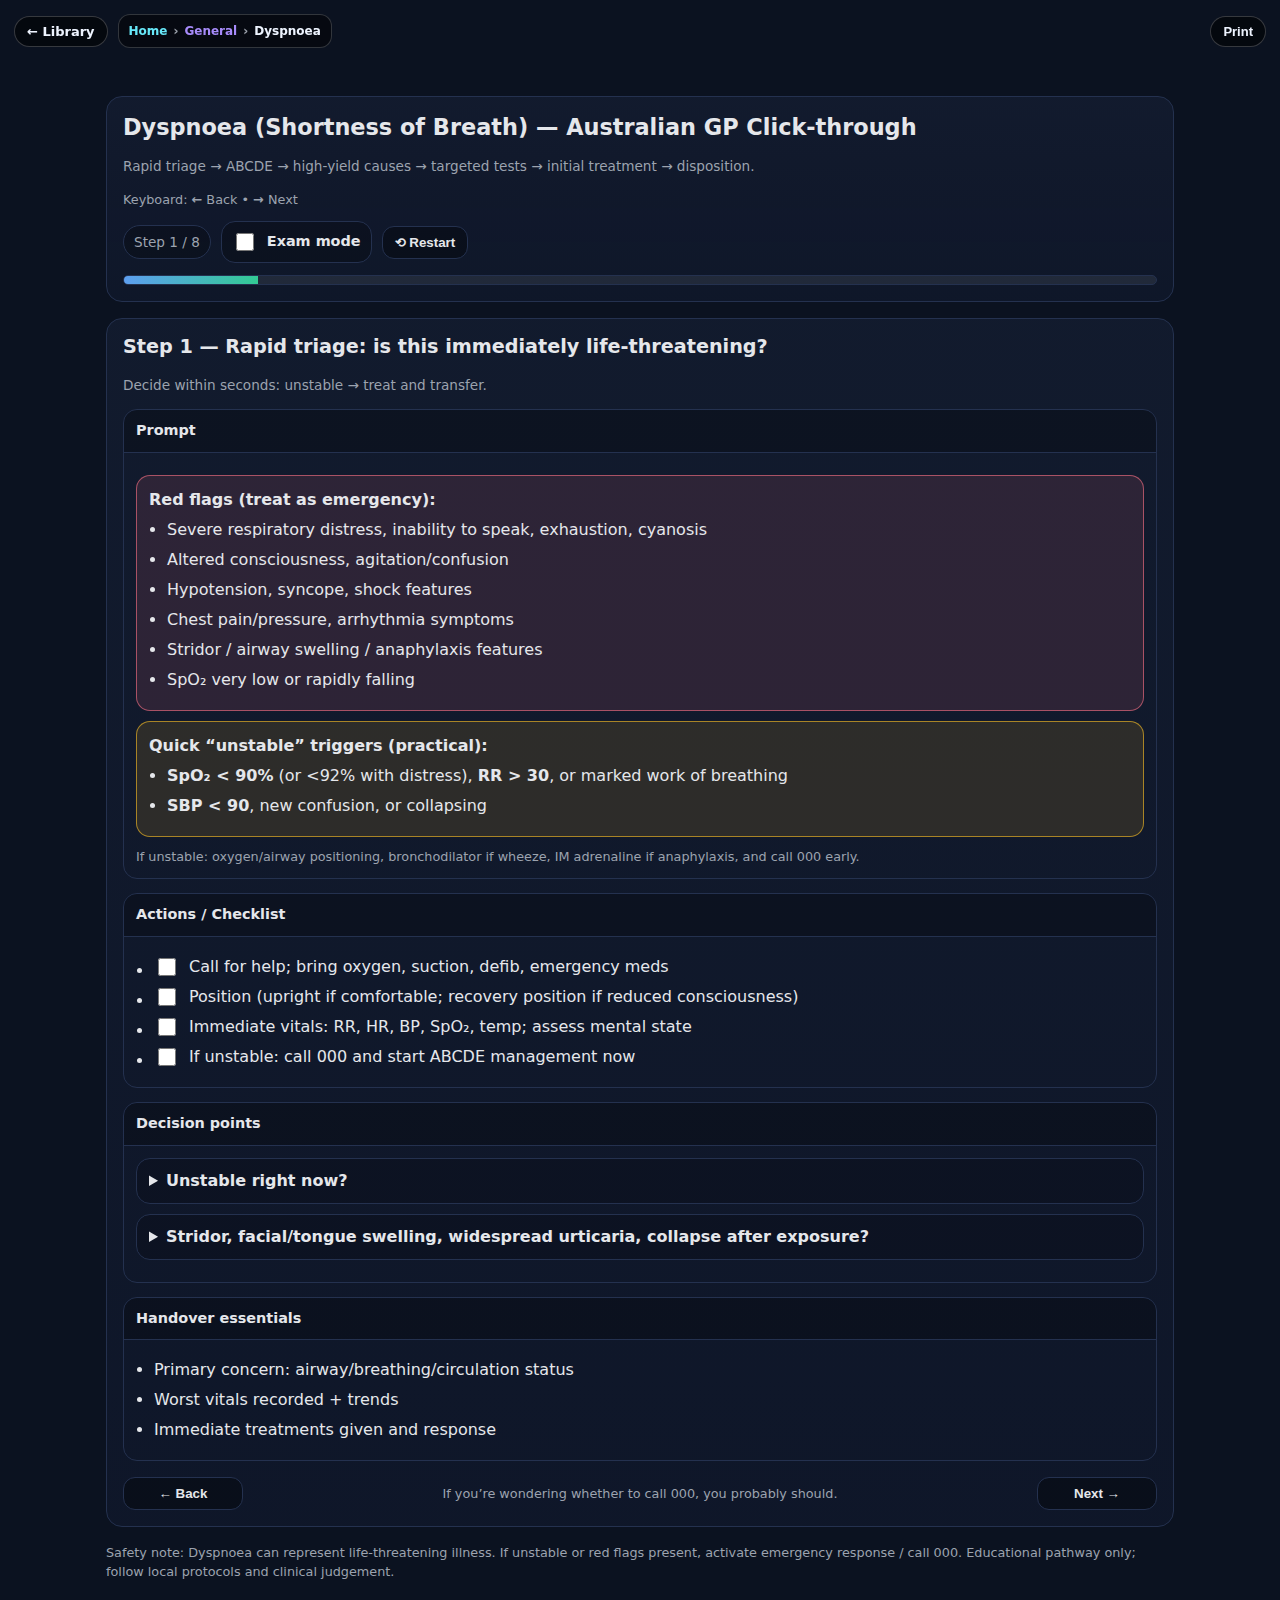
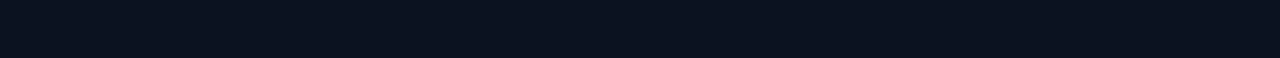
<file: pathways/dyspnoea/index.html>
<!doctype html>
<html lang="en-AU">
<head>
  <meta charset="utf-8" />
  <meta name="viewport" content="width=device-width,initial-scale=1" />
  <title>Dyspnoea (Shortness of Breath) — Click-through</title>

  <link rel="stylesheet" href="../../assets/ace-core.css">
  <script src="../../assets/pathway-nav.js" defer></script>

  <style>
    .stepper-top{display:flex;gap:12px;justify-content:space-between;align-items:flex-start;flex-wrap:wrap}
    .progress{height:10px;background:rgba(255,255,255,.08);border:1px solid #24314f;border-radius:999px;overflow:hidden;margin-top:12px}
    .progress>div{height:100%;width:0%;background:linear-gradient(90deg, rgba(96,165,250,.95), rgba(52,211,153,.95));transition:width .25s ease}
    .pill{border:1px solid #24314f;border-radius:999px;padding:6px 10px;background:rgba(0,0,0,.25);color:#9ca3af;font-size:.85rem;display:inline-flex;gap:8px;align-items:center}
    .toggle{display:inline-flex;align-items:center;gap:10px;border:1px solid #24314f;border-radius:14px;background:rgba(0,0,0,.25);padding:8px 10px;color:#e5e7eb;font-weight:800;font-size:.9rem}
    .toggle input{width:18px;height:18px}
    details{border:1px solid #24314f;border-radius:14px;padding:10px 12px;background:rgba(0,0,0,.18);margin-bottom:10px}
    summary{cursor:pointer;font-weight:900}
    .footerNav{display:flex;gap:10px;justify-content:space-between;align-items:center;flex-wrap:wrap;margin-top:16px}
    .footerNav .btn{min-width:120px;justify-content:center}
    .hiddenBlock{display:none}
    .kgrid{display:grid;grid-template-columns:1fr 1fr;gap:10px}
    @media (max-width:720px){.kgrid{grid-template-columns:1fr}}
    .kbox{border:1px solid #24314f;border-radius:14px;padding:10px 12px;background:rgba(0,0,0,.18)}
    .kbox .k{font-weight:900;font-size:.9rem}
    .kbox .v{margin-top:6px}
    @media print{.stepper-controls,.footerNav,.toggle,.pill{display:none !important}}
  </style>
</head>

<body>
<main class="wrap">

  <div class="card">
    <div class="stepper-top">
      <div>
        <h1>Dyspnoea (Shortness of Breath) — Australian GP Click-through</h1>
        <p class="muted">Rapid triage → ABCDE → high-yield causes → targeted tests → initial treatment → disposition.</p>
        <div class="muted small">Keyboard: <b>←</b> Back • <b>→</b> Next</div>
      </div>

      <div class="stepper-controls" style="display:flex; gap:10px; align-items:center; flex-wrap:wrap;">
        <span class="pill" id="stepNo">Step 1 / 8</span>

        <label class="toggle" title="Hide key thresholds/critical details until you click Reveal">
          <input type="checkbox" id="examMode">
          Exam mode
        </label>

        <button class="btn" id="revealBtn" style="display:none">👁️ Reveal</button>
        <button class="btn" id="restartBtn">⟲ Restart</button>
      </div>
    </div>

    <div class="progress" aria-label="Progress"><div id="bar"></div></div>
  </div>

  <div class="card">
    <h2 id="stepTitle">Loading…</h2>
    <p class="muted" id="stepSubtitle"></p>

    <div class="section">
      <div class="section-header">Prompt</div>
      <div class="section-body" id="prompt"></div>
    </div>

    <div class="section">
      <div class="section-header">Actions / Checklist</div>
      <div class="section-body" id="actions"></div>
    </div>

    <div class="section">
      <div class="section-header">Decision points</div>
      <div class="section-body" id="decisions"></div>
    </div>

    <div class="section">
      <div class="section-header">Handover essentials</div>
      <div class="section-body" id="handover"></div>
    </div>

    <div class="footerNav">
      <button class="btn" id="backBtn">← Back</button>
      <div class="muted small" id="tip"></div>
      <button class="btn" id="nextBtn">Next →</button>
    </div>
  </div>

  <p class="muted small">
    Safety note: Dyspnoea can represent life-threatening illness. If unstable or red flags present, activate emergency response / call 000.
    Educational pathway only; follow local protocols and clinical judgement.
  </p>

</main>

<script>
(() => {
  const steps = [
    {
      title: "Step 1 — Rapid triage: is this immediately life-threatening?",
      subtitle: "Decide within seconds: unstable → treat and transfer.",
      prompt: `
        <div class="callout danger">
          <strong>Red flags (treat as emergency):</strong>
          <ul>
            <li>Severe respiratory distress, inability to speak, exhaustion, cyanosis</li>
            <li>Altered consciousness, agitation/confusion</li>
            <li>Hypotension, syncope, shock features</li>
            <li>Chest pain/pressure, arrhythmia symptoms</li>
            <li>Stridor / airway swelling / anaphylaxis features</li>
            <li>SpO₂ very low or rapidly falling</li>
          </ul>
        </div>

        <div id="thresholdBlock">
          <div class="callout warn">
            <strong>Quick “unstable” triggers (practical):</strong>
            <ul>
              <li><b>SpO₂ &lt; 90%</b> (or &lt;92% with distress), <b>RR &gt; 30</b>, or marked work of breathing</li>
              <li><b>SBP &lt; 90</b>, new confusion, or collapsing</li>
            </ul>
          </div>
        </div>

        <div class="muted small" style="margin-top:10px">
          If unstable: oxygen/airway positioning, bronchodilator if wheeze, IM adrenaline if anaphylaxis, and call 000 early.
        </div>
      `,
      actions: [
        "Call for help; bring oxygen, suction, defib, emergency meds",
        "Position (upright if comfortable; recovery position if reduced consciousness)",
        "Immediate vitals: RR, HR, BP, SpO₂, temp; assess mental state",
        "If unstable: call 000 and start ABCDE management now"
      ],
      decisions: [
        { q: "Unstable right now?", a: `<div class="callout danger"><strong>Yes:</strong> Treat + call 000 + prepare transfer. Do not delay for extensive history/tests.</div>` },
        { q: "Stridor, facial/tongue swelling, widespread urticaria, collapse after exposure?", a: `<div class="callout danger"><strong>Anaphylaxis likely:</strong> IM adrenaline immediately, oxygen, IV access/fluids, call 000.</div>` }
      ],
      handover: [
        "Primary concern: airway/breathing/circulation status",
        "Worst vitals recorded + trends",
        "Immediate treatments given and response"
      ],
      tip: "If you’re wondering whether to call 000, you probably should."
    },

    {
      title: "Step 2 — ABCDE initial management (first 5 minutes)",
      subtitle: "Stabilise while you think.",
      prompt: `
        <div class="kgrid">
          <div class="kbox">
            <div class="k">A — Airway</div>
            <div class="v">Stridor? swelling? secretions? protect airway, suction, consider anaphylaxis/foreign body.</div>
          </div>
          <div class="kbox">
            <div class="k">B — Breathing</div>
            <div class="v">SpO₂, RR, work of breathing, wheeze/crackles, symmetry, percussion, PEFR if asthma.</div>
          </div>
          <div class="kbox">
            <div class="k">C — Circulation</div>
            <div class="v">HR/BP, perfusion, JVP, oedema, chest pain, ECG rhythm.</div>
          </div>
          <div class="kbox">
            <div class="k">D/E</div>
            <div class="v">Consciousness, BGL, temp, rash/urticaria, calf swelling, DVT risk factors.</div>
          </div>
        </div>

        <div id="o2Block" class="callout warn" style="margin-top:12px">
          <strong>Oxygen (pragmatic):</strong> give if hypoxic or in distress. Titrate to clinical context
          (avoid over-oxygenation in CO₂ retainers where relevant, but don’t withhold oxygen in distress).
        </div>
      `,
      actions: [
        "Oxygen if hypoxic/distressed; monitor continuously",
        "Nebulised bronchodilator if wheeze/bronchospasm suspected",
        "IV access if moderate–severe; consider fluids if hypotensive",
        "12-lead ECG early if chest pain, syncope, palpitations, or cardiac risk"
      ],
      decisions: [
        { q: "Wheeze with history of asthma/COPD?", a: `<div class="callout warn"><strong>Treat bronchospasm early:</strong> SABA ± ipratropium; consider steroids; reassess response.</div>` },
        { q: "Crackles, raised JVP, oedema, orthopnoea?", a: `<div class="callout warn"><strong>Consider acute heart failure/pulmonary oedema:</strong> sit upright, oxygen if needed, urgent transfer; ECG; consider nitrates/diuretics per protocol and BP.</div>` }
      ],
      handover: [
        "Airway risk, oxygen delivery method and SpO₂ response",
        "ECG summary if done",
        "Bronchodilator/steroid/other treatments and response"
      ],
      tip: "Treat what you can see (wheeze, shock, stridor) while you refine the diagnosis."
    },

    {
      title: "Step 3 — Focused history in 60–120 seconds",
      subtitle: "Time course + triggers often reveal the cause.",
      prompt: `
        <div class="callout">
          <strong>High-yield questions:</strong>
          <ul>
            <li><b>Onset:</b> sudden (minutes–hours) vs gradual (days–weeks)</li>
            <li><b>Trigger:</b> exertion, infection, allergen, new meds, trauma, aspiration</li>
            <li><b>Symptoms:</b> chest pain, cough/sputum, fever, wheeze, haemoptysis, pleuritic pain</li>
            <li><b>Cardiac:</b> orthopnoea/PND, ankle swelling, palpitations, syncope</li>
            <li><b>VTE risks:</b> immobility, surgery, cancer, OCP/HRT, previous DVT/PE, pregnancy</li>
            <li><b>PMH:</b> asthma/COPD, HF/IHD, anxiety/panic, anaemia, renal disease</li>
          </ul>
        </div>

        <div id="dangerHistoryBlock">
          <div class="callout danger">
            <strong>Think immediately lethal causes:</strong>
            <ul>
              <li>Pulmonary embolism</li>
              <li>Acute coronary syndrome / arrhythmia</li>
              <li>Asthma severe exacerbation</li>
              <li>Pneumothorax</li>
              <li>Anaphylaxis</li>
              <li>Acute pulmonary oedema</li>
            </ul>
          </div>
        </div>
      `,
      actions: [
        "Clarify exact onset time and progression (sudden vs gradual)",
        "Ask about chest pain (pleuritic vs pressure), fever, cough, wheeze",
        "Screen VTE risks and recent immobilisation/surgery",
        "Medication review (beta-blockers, sedatives, opioids), allergies, smoking/vaping"
      ],
      decisions: [
        { q: "Sudden dyspnoea + pleuritic pain/haemoptysis/syncope + VTE risks?", a: `<div class="callout danger"><strong>Suspect PE:</strong> urgent transfer/ED for imaging/anticoagulation decisions.</div>` },
        { q: "Sudden dyspnoea + unilateral pleuritic pain + decreased breath sounds?", a: `<div class="callout danger"><strong>Suspect pneumothorax:</strong> urgent CXR/ED; if tension physiology, call 000 immediately.</div>` }
      ],
      handover: [
        "Time course and key positives/negatives (PE risks, fever, chest pain type)",
        "Relevant PMH (asthma/COPD/HF/IHD) and meds"
      ],
      tip: "Sudden onset = PE/pneumothorax/arrhythmia/ACS until proven otherwise."
    },

    {
      title: "Step 4 — Focused examination (what to look for fast)",
      subtitle: "Look for pattern recognition: wheeze vs crackles vs quiet chest vs unilateral signs.",
      prompt: `
        <div class="callout">
          <strong>Exam pattern checklist:</strong>
          <ul>
            <li><b>General:</b> ability to speak, accessory muscles, diaphoresis, cyanosis, agitation</li>
            <li><b>Resp:</b> wheeze, crackles, stridor, chest expansion symmetry, percussion, tracheal deviation</li>
            <li><b>Cardio:</b> JVP, oedema, murmurs, gallop, pulse irregularity</li>
            <li><b>DVT signs:</b> unilateral leg swelling/pain (supportive, not definitive)</li>
            <li><b>Temp</b> and hydration status</li>
          </ul>
        </div>

        <div id="examRedFlagsBlock">
          <div class="callout danger">
            <strong>Exam red flags:</strong>
            <ul>
              <li>Silent chest / poor air entry</li>
              <li>Stridor / airway compromise</li>
              <li>Hypotension + raised JVP (obstructive shock possibilities)</li>
              <li>Unilateral hyperresonance + distress (possible tension pneumo)</li>
            </ul>
          </div>
        </div>
      `,
      actions: [
        "Auscultate lungs (wheeze/crackles/quiet), compare sides",
        "Check JVP, oedema, heart rhythm regularity",
        "Measure PEFR in asthma if feasible and safe",
        "Repeat SpO₂ and BP after any intervention"
      ],
      decisions: [
        { q: "Wheeze + reduced PEFR + prolonged expiration?", a: `<div class="callout warn"><strong>Likely asthma/COPD:</strong> bronchodilators ± steroids; consider antibiotics only if bacterial features; reassess frequently.</div>` },
        { q: "Crackles + hypertension/raised JVP + frothy sputum?", a: `<div class="callout danger"><strong>Likely acute pulmonary oedema:</strong> urgent transfer; treat per protocol (position, oxygen, CPAP in ED/ambulance).</div>` }
      ],
      handover: [
        "Key exam findings (wheeze/crackles/stridor/unilateral signs)",
        "PEFR value/percent if measured"
      ],
      tip: "A ‘quiet chest’ can be worse than a loud wheeze."
    },

    {
      title: "Step 5 — Minimal high-yield investigations in GP (don’t delay transfer)",
      subtitle: "Pick tests that change immediate decisions.",
      prompt: `
        <div class="callout">
          <strong>Common GP-available tests (as appropriate):</strong>
          <ul>
            <li>Pulse oximetry (continuous if moderate–severe)</li>
            <li>12-lead ECG</li>
            <li>BGL</li>
            <li>Peak flow (asthma) if safe</li>
            <li>Point-of-care Hb (if available) for anaemia consideration</li>
          </ul>
        </div>

        <div id="testsBlock" class="callout warn">
          <strong>Usually ED/ambulance network:</strong>
          <ul>
            <li>Chest X-ray, troponin, D-dimer/CTPA, ABG/VBG, BNP, formal bloods</li>
          </ul>
          <div class="muted small">Do not delay transfer for these if unstable or high-risk.</div>
        </div>
      `,
      actions: [
        "ECG for chest pain, syncope, palpitations, older patients or cardiac risk",
        "BGL if altered mental state, diaphoresis, or unclear cause",
        "Peak flow if asthma suspected and patient can cooperate",
        "Arrange CXR/labs only if stable and it won’t delay care"
      ],
      decisions: [
        { q: "ECG shows AF with RVR / SVT / bradyarrhythmia?", a: `<div class="callout danger"><strong>Arrhythmia likely driver:</strong> manage per arrhythmia protocol and transfer if unstable or symptomatic.</div>` },
        { q: "Dyspnoea + pleuritic pain + tachycardia + low SpO₂?", a: `<div class="callout danger"><strong>PE remains high on list:</strong> ED for definitive imaging and treatment decisions.</div>` }
      ],
      handover: [
        "ECG result (attach copy if possible)",
        "Peak flow and SpO₂ on room air vs oxygen"
      ],
      tip: "Tests are useful only if they don’t steal time from treatment or transfer."
    },

    {
      title: "Step 6 — Treat the likely syndrome while refining diagnosis",
      subtitle: "Start safe, reversible treatments based on pattern.",
      prompt: `
        <div class="kgrid">
          <div class="kbox">
            <div class="k">Bronchospasm (asthma/COPD)</div>
            <div class="v">SABA (spacer/neb) ± ipratropium; early steroids; consider magnesium/transfer if severe.</div>
          </div>
          <div class="kbox">
            <div class="k">Infection (pneumonia)</div>
            <div class="v">Oxygen if needed; consider antibiotics if clinically likely; urgent transfer if hypoxic/septic.</div>
          </div>
          <div class="kbox">
            <div class="k">Pulmonary oedema</div>
            <div class="v">Sit upright; oxygen if needed; urgent transfer; BP-guided nitrates/diuretics per protocol.</div>
          </div>
          <div class="kbox">
            <div class="k">Anaphylaxis</div>
            <div class="v">IM adrenaline immediately + oxygen + fluids + transfer.</div>
          </div>
        </div>

        <div id="medsBlock" class="callout warn" style="margin-top:12px">
          <strong>Medication safety reminders:</strong>
          <ul>
            <li>Avoid over-sedating an anxious dyspnoeic patient (risk of respiratory depression)</li>
            <li>Oxygen is a drug: titrate, but do not withhold if hypoxic/distressed</li>
            <li>In suspected PE/ACS, definitive anticoagulation/antiplatelets often guided by ED/cardiology protocols</li>
          </ul>
        </div>
      `,
      actions: [
        "If wheeze: bronchodilators now; consider steroids early",
        "If suspected anaphylaxis: IM adrenaline immediately",
        "If suspected pulmonary oedema: upright + urgent transfer; ECG; BP-guided management per protocol",
        "If suspected PE/ACS/pneumothorax: prioritise transfer/ED"
      ],
      decisions: [
        { q: "Anxiety/panic suspected — can it still be serious?", a: `<div class="callout warn"><strong>Yes.</strong> Panic is a diagnosis of exclusion. Check vitals, SpO₂, exam, ECG where appropriate.</div>` },
        { q: "Normal SpO₂ but severe dyspnoea?", a: `<div class="callout warn"><strong>Consider:</strong> anxiety/hyperventilation, early asthma, metabolic acidosis, anaemia, PE early, cardiac causes. Don’t dismiss—reassess and escalate if worsening.</div>` }
      ],
      handover: [
        "Treatments started and response (symptoms + objective changes)",
        "Working diagnosis and top differentials"
      ],
      tip: "Treat pattern-based syndromes, then reassess. The response is diagnostic."
    },

    {
      title: "Step 7 — Disposition: who can stay in GP vs who must go to ED?",
      subtitle: "Err on safety. Dyspnoea is high-risk when unexplained.",
      prompt: `
        <div class="callout danger">
          <strong>ED / ambulance transfer is recommended if:</strong>
          <ul>
            <li>Any instability/red flags, hypoxia, significant tachypnoea, or worsening course</li>
            <li>Suspected PE, ACS, pneumothorax, anaphylaxis, acute pulmonary oedema</li>
            <li>Severe asthma/COPD exacerbation or poor response to initial treatment</li>
            <li>New arrhythmia with symptoms or haemodynamic impact</li>
          </ul>
        </div>

        <div id="gpBlock" class="callout ok">
          <strong>Possible GP management only if ALL are true:</strong>
          <ul>
            <li>Stable vitals, no red flags, and clear benign cause</li>
            <li>Good response to initial treatment with sustained improvement</li>
            <li>Safe home supports + clear return precautions + close follow-up arranged</li>
          </ul>
        </div>
      `,
      actions: [
        "Decide transfer vs GP management based on risk + response",
        "If transferring: keep monitoring until ambulance arrives; send ECG/notes",
        "If managing in GP: provide written advice + strict return precautions"
      ],
      decisions: [
        { q: "Improved after bronchodilator — safe to discharge?", a: `<div class="callout warn"><strong>Only if:</strong> stable vitals, sustained improvement, safe supports, and clear plan. Otherwise consider ED.</div>` },
        { q: "Unexplained dyspnoea with normal exam/tests?", a: `<div class="callout warn"><strong>Still consider ED</strong> if symptoms significant, persistent, or risk factors present. “Unexplained” can be early serious disease.</div>` }
      ],
      handover: [
        "Reason for transfer and key concerns",
        "Objective data: vitals trend, SpO₂, ECG, peak flow",
        "Treatments given and response"
      ],
      tip: "A ‘well-looking’ patient can deteriorate fast—use vitals and trajectory."
    },

    {
      title: "Step 8 — Structured handover + documentation (finish strong)",
      subtitle: "Clear information prevents duplication and delays in ED.",
      prompt: `
        <div class="callout">
          <strong>ISBAR / MIST handover template:</strong>
          <ul>
            <li><b>I/S:</b> Patient, location, “Dyspnoea — suspected X”</li>
            <li><b>B:</b> Onset/time course, triggers, key history (asthma/COPD/HF, VTE risks)</li>
            <li><b>A:</b> Vitals trend, SpO₂ on RA vs O₂, exam pattern, ECG summary</li>
            <li><b>R:</b> What you need (urgent review, imaging, escalation) + concerns</li>
          </ul>
        </div>

        <div id="docBlock" class="callout warn">
          <strong>Must-document times:</strong>
          <ul>
            <li>Onset time, arrival time, first vitals, first oxygen/bronchodilator dose, ECG time</li>
            <li>Response at 10–15 min intervals if moderate–severe</li>
          </ul>
        </div>
      `,
      actions: [
        "Attach/print ECG if performed",
        "Write concise note: onset, vitals, exam, differentials, treatment, response",
        "Provide patient/carer advice and return precautions if not transferring"
      ],
      decisions: [
        { q: "What are ‘return now’ warnings if managed in GP?", a: `<div class="callout danger"><strong>Return/000 if:</strong> worsening breathlessness, chest pain, fainting, blue lips, confusion, inability to speak, or SpO₂ drops (if monitoring at home).</div>` }
      ],
      handover: [
        "Complete medication list + allergies",
        "Comorbidities and risk factors (HF/IHD/VTE/asthma/COPD)",
        "Contact number for follow-up questions"
      ],
      tip: "Best handovers include: timeline + objective trend + response to treatment."
    }
  ];

  // -----------------------------
  // State
  // -----------------------------
  let idx = 0;
  let examMode = false;
  let revealed = true;

  // Elements
  const bar = document.getElementById("bar");
  const stepNo = document.getElementById("stepNo");
  const stepTitle = document.getElementById("stepTitle");
  const stepSubtitle = document.getElementById("stepSubtitle");
  const prompt = document.getElementById("prompt");
  const actions = document.getElementById("actions");
  const decisions = document.getElementById("decisions");
  const handover = document.getElementById("handover");
  const tip = document.getElementById("tip");

  const backBtn = document.getElementById("backBtn");
  const nextBtn = document.getElementById("nextBtn");
  const restartBtn = document.getElementById("restartBtn");
  const examToggle = document.getElementById("examMode");
  const revealBtn = document.getElementById("revealBtn");

  // Blocks to hide in exam mode (thresholds/critical details)
  const EXAM_HIDE_IDS = [
    "thresholdBlock",
    "o2Block",
    "dangerHistoryBlock",
    "examRedFlagsBlock",
    "testsBlock",
    "medsBlock",
    "gpBlock",
    "docBlock"
  ];

  function renderActions(list){
    actions.innerHTML = "<ul>" + list.map(x => `
      <li>
        <label style="display:flex;gap:10px;align-items:flex-start;cursor:pointer;">
          <input type="checkbox" style="margin-top:3px;width:18px;height:18px;">
          <span>${x}</span>
        </label>
      </li>
    `).join("") + "</ul>";
  }

  function renderDecisions(list){
    if(!list || !list.length){
      decisions.innerHTML = `<div class="muted small">No decision points in this step.</div>`;
      return;
    }
    decisions.innerHTML = list.map(d => `
      <details>
        <summary>${d.q}</summary>
        <div style="margin-top:10px">${d.a}</div>
      </details>
    `).join("");
  }

  function renderHandover(list){
    handover.innerHTML = "<ul>" + list.map(x => `<li>${x}</li>`).join("") + "</ul>";
  }

  function applyExamHiding(){
    EXAM_HIDE_IDS.forEach(id => {
      const el = document.getElementById(id);
      if(!el) return;
      el.classList.toggle("hiddenBlock", examMode && !revealed);
    });

    const hiddenAny = examMode && !revealed && EXAM_HIDE_IDS.some(id => document.getElementById(id));
    if(hiddenAny){
      const hint = document.createElement("div");
      hint.className = "callout warn";
      hint.innerHTML = `<strong>Exam mode:</strong> key thresholds/details hidden. Click <b>Reveal</b> to show.`;
      prompt.prepend(hint);
    }
  }

  function render(){
    const s = steps[idx];

    stepTitle.textContent = s.title;
    stepSubtitle.textContent = s.subtitle;

    prompt.innerHTML = s.prompt;
    renderActions(s.actions || []);
    renderDecisions(s.decisions || []);
    renderHandover(s.handover || []);
    tip.textContent = s.tip || "";

    stepNo.textContent = `Step ${idx+1} / ${steps.length}`;
    bar.style.width = Math.round(((idx+1)/steps.length)*100) + "%";

    backBtn.disabled = idx === 0;
    nextBtn.textContent = (idx === steps.length - 1) ? "Finish ✓" : "Next →";

    revealBtn.style.display = examMode ? "inline-flex" : "none";
    applyExamHiding();
  }

  function next(){
    if(idx < steps.length - 1){
      idx++;
      if(examMode) revealed = false;
      window.scrollTo({top:0, behavior:"smooth"});
      render();
    } else {
      window.scrollTo({top:0, behavior:"smooth"});
      alert("Pathway complete. Use the Print button in the top nav to save as PDF.");
    }
  }

  function back(){
    if(idx > 0){
      idx--;
      if(examMode) revealed = false;
      window.scrollTo({top:0, behavior:"smooth"});
      render();
    }
  }

  backBtn.addEventListener("click", back);
  nextBtn.addEventListener("click", next);

  restartBtn.addEventListener("click", () => {
    idx = 0;
    revealed = !examMode;
    window.scrollTo({top:0, behavior:"smooth"});
    render();
  });

  examToggle.addEventListener("change", () => {
    examMode = !!examToggle.checked;
    revealed = !examMode;
    render();
  });

  revealBtn.addEventListener("click", () => {
    revealed = true;
    render();
  });

  window.addEventListener("keydown", (e) => {
    if(e.key === "ArrowRight") next();
    if(e.key === "ArrowLeft") back();
  });

  render();
})();
</script>

</body>
</html>
</file>
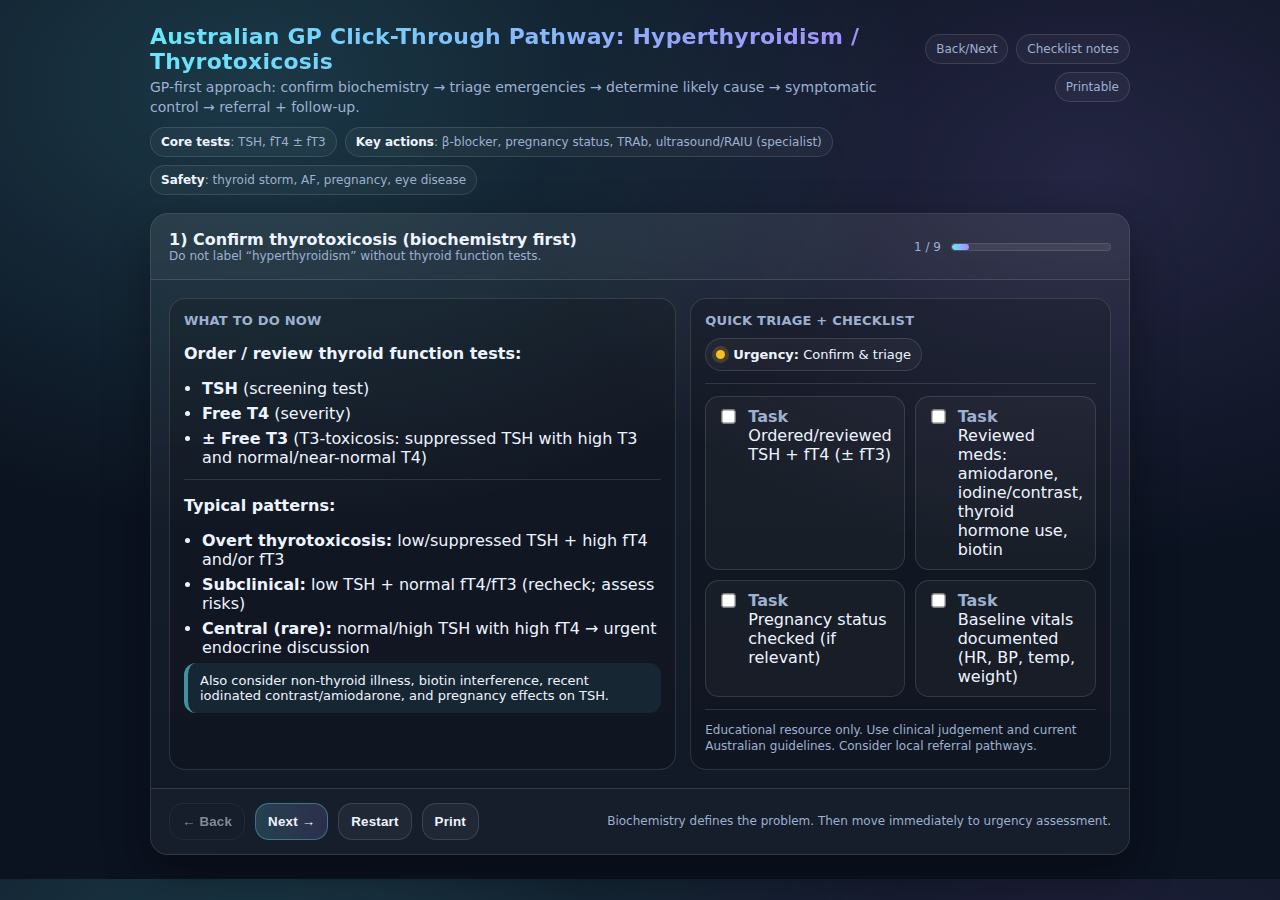
<file: pathways/hyperthyroidism-thyrotoxicosis/index.html>
<!DOCTYPE html>
<html lang="en">
<head>
  <meta charset="UTF-8" />
  <meta name="viewport" content="width=device-width, initial-scale=1"/>
  <title>Australian GP Click-Through Pathway — Hyperthyroidism</title>
  <style>
    :root{
      --bg:#0b1220;
      --card:#0f1b33;
      --muted:#9db0d0;
      --text:#eef4ff;
      --border:rgba(255,255,255,.12);
      --accent:#67e8f9;
      --accent2:#a78bfa;
      --danger:#fb7185;
      --ok:#34d399;
      --warn:#fbbf24;
      --shadow: 0 18px 45px rgba(0,0,0,.35);
      --radius: 18px;
    }
    *{box-sizing:border-box}
    body{
      margin:0;
      font-family: system-ui, -apple-system, Segoe UI, Roboto, Arial, sans-serif;
      background: radial-gradient(1200px 800px at 20% 10%, rgba(103,232,249,.18), transparent 55%),
                  radial-gradient(1000px 700px at 85% 20%, rgba(167,139,250,.16), transparent 55%),
                  var(--bg);
      color:var(--text);
      padding:24px;
    }
    .wrap{max-width:980px;margin:0 auto}
    header{display:flex;gap:14px;align-items:flex-start;justify-content:space-between;margin-bottom:18px}
    .title{
      background: linear-gradient(90deg, var(--accent), var(--accent2));
      -webkit-background-clip:text;background-clip:text;color:transparent;
      font-size:22px;font-weight:900;letter-spacing:.2px;margin:0 0 4px 0;
    }
    .subtitle{margin:0;color:var(--muted);font-size:14px;line-height:1.4}
    .chiprow{display:flex;flex-wrap:wrap;gap:8px;margin-top:10px}
    .chip{padding:7px 10px;border:1px solid var(--border);border-radius:999px;color:var(--muted);font-size:12px;background:rgba(255,255,255,.04)}
    .chip strong{color:var(--text);font-weight:800}

    .card{
      background: linear-gradient(180deg, rgba(255,255,255,.06), rgba(255,255,255,.03));
      border:1px solid var(--border);
      border-radius: var(--radius);
      box-shadow: var(--shadow);
      overflow:hidden;
    }
    .cardHead{
      padding:16px 18px;
      border-bottom:1px solid var(--border);
      display:flex;gap:12px;align-items:center;justify-content:space-between;
      background: rgba(255,255,255,.03);
    }
    .stepTitle{font-weight:900;font-size:16px;margin:0;display:flex;gap:10px;align-items:center}
    .badge{padding:4px 10px;border-radius:999px;border:1px solid var(--border);font-size:12px;color:var(--muted);background:rgba(255,255,255,.03)}
    .progress{display:flex;align-items:center;gap:10px;min-width:240px;justify-content:flex-end;color:var(--muted);font-size:12px}
    .bar{width:160px;height:8px;border-radius:999px;background:rgba(255,255,255,.08);overflow:hidden;border:1px solid rgba(255,255,255,.10)}
    .bar > div{height:100%;width:0%;background: linear-gradient(90deg, var(--accent), var(--accent2));border-radius:999px;transition:width .35s ease}

    .content{padding:18px}
    .grid{display:grid;grid-template-columns: 1.1fr .9fr;gap:14px}
    @media (max-width:860px){ .grid{grid-template-columns:1fr} .progress{min-width:unset}}
    .panel{border:1px solid var(--border);border-radius:16px;padding:14px;background: rgba(0,0,0,.15)}
    .panel h3{margin:0 0 10px 0;font-size:13px;letter-spacing:.2px;text-transform:uppercase;color:var(--muted)}
    ul{margin:0;padding-left:18px}
    li{margin:6px 0;color:var(--text)}
    .muted{color:var(--muted)}
    .divider{height:1px;background:var(--border);margin:12px 0}

    .pill{
      display:inline-flex;align-items:center;gap:8px;
      padding:8px 10px;border-radius:999px;border:1px solid var(--border);
      background:rgba(255,255,255,.03);
      font-size:13px;
    }
    .pillDot{width:9px;height:9px;border-radius:50%;background:var(--ok);box-shadow:0 0 0 4px rgba(52,211,153,.18)}
    .pillDot.warn{background:var(--warn);box-shadow:0 0 0 4px rgba(251,191,36,.18)}
    .pillDot.danger{background:var(--danger);box-shadow:0 0 0 4px rgba(251,113,133,.18)}

    .note{
      border-left:4px solid rgba(103,232,249,.55);
      padding:10px 12px;background:rgba(103,232,249,.08);
      border-radius:12px;color:var(--text);font-size:13px;
    }
    .dangerBox{
      border-left:4px solid rgba(251,113,133,.65);
      padding:10px 12px;background:rgba(251,113,133,.10);
      border-radius:12px;color:var(--text);font-size:13px;
    }

    .checkGrid{display:grid;grid-template-columns:1fr 1fr;gap:10px}
    @media (max-width:560px){ .checkGrid{grid-template-columns:1fr} }
    .checkItem{
      border:1px solid var(--border);
      border-radius:14px;
      padding:10px 12px;
      background:rgba(255,255,255,.03);
      display:flex;gap:10px;align-items:flex-start;
    }
    .checkItem input{margin-top:3px;transform:scale(1.1)}
    .checkItem label{cursor:pointer}
    .footerMini{color:var(--muted);font-size:12px;line-height:1.35}

    .ctaRow{
      display:flex;flex-wrap:wrap;gap:10px;align-items:center;justify-content:space-between;
      padding:14px 18px;border-top:1px solid var(--border);background:rgba(255,255,255,.02)
    }
    .btns{display:flex;gap:10px;flex-wrap:wrap}
    button{
      cursor:pointer;
      border:1px solid var(--border);
      background:rgba(255,255,255,.05);
      color:var(--text);
      padding:10px 12px;
      border-radius:14px;
      font-weight:800;
      letter-spacing:.2px;
      transition: transform .05s ease, background .2s ease, border-color .2s ease;
    }
    button:hover{background:rgba(255,255,255,.08);border-color:rgba(255,255,255,.18)}
    button:active{transform:translateY(1px)}
    button.primary{
      border-color: rgba(103,232,249,.35);
      background: linear-gradient(90deg, rgba(103,232,249,.18), rgba(167,139,250,.16));
    }
    button.ghost{background:transparent}
    button:disabled{opacity:.5;cursor:not-allowed}
    .small{font-size:12px;color:var(--muted)}
    .printOnly{display:none}

    @media print{
      body{background:#fff;color:#000;padding:0}
      .wrap{max-width:100%;margin:0}
      .card{box-shadow:none;border-radius:0;border:0}
      .cardHead,.ctaRow,header .chiprow,button{display:none !important}
      .content{padding:0}
      .panel{break-inside:avoid;border:1px solid #ccc;background:#fff}
      .printOnly{display:block;margin:10px 0 14px 0}
      .title{color:#000;-webkit-text-fill-color:#000}
      .subtitle,.muted,.small,.footerMini{color:#333}
    }
    .rowBtns{display:flex;flex-wrap:wrap;gap:8px;margin-top:10px}
    .choiceBtn{
      border:1px solid rgba(255,255,255,.14);
      background:rgba(255,255,255,.05);
      padding:9px 10px;border-radius:14px;font-weight:800;font-size:13px;
    }
    .choiceBtn.active{
      border-color: rgba(103,232,249,.35);
      background: rgba(103,232,249,.12);
    }
  </style>
</head>
<body>
<div class="wrap">
  <header>
    <div>
      <h1 class="title">Australian GP Click-Through Pathway: Hyperthyroidism / Thyrotoxicosis</h1>
      <p class="subtitle">
        GP-first approach: confirm biochemistry → triage emergencies → determine likely cause → symptomatic control → referral + follow-up.
      </p>
      <div class="chiprow">
        <span class="chip"><strong>Core tests</strong>: TSH, fT4 ± fT3</span>
        <span class="chip"><strong>Key actions</strong>: β-blocker, pregnancy status, TRAb, ultrasound/RAIU (specialist)</span>
        <span class="chip"><strong>Safety</strong>: thyroid storm, AF, pregnancy, eye disease</span>
      </div>
    </div>
    <div class="chiprow" style="justify-content:flex-end;">
      <span class="chip">Back/Next</span>
      <span class="chip">Checklist notes</span>
      <span class="chip">Printable</span>
    </div>
  </header>

  <div class="card" id="app">
    <div class="cardHead">
      <div>
        <p class="stepTitle" id="stepTitle">Step</p>
        <div class="small" id="stepHint"></div>
      </div>
      <div class="progress">
        <span id="stepCount">1 / 9</span>
        <div class="bar" aria-hidden="true"><div id="barFill"></div></div>
      </div>
    </div>

    <div class="content">
      <div class="printOnly">
        <div class="note">
          <strong>Print note:</strong> This printout reflects the current step only. Use the web view for the full click-through algorithm.
        </div>
      </div>

      <div class="grid">
        <div class="panel">
          <h3>What to do now</h3>
          <div id="mainBody"></div>
        </div>

        <div class="panel">
          <h3>Quick triage + checklist</h3>

          <div class="pill" id="rfPill" title="Urgency helper">
            <span class="pillDot warn" id="rfDot"></span>
            <span><strong>Urgency:</strong> <span id="rfText">Check</span></span>
          </div>

          <div class="divider"></div>

          <div class="checkGrid" id="checkGrid"></div>

          <div class="divider"></div>

          <div class="footerMini" id="footerMini">
            Educational resource only. Use clinical judgement and current Australian guidelines. Consider local referral pathways.
          </div>
        </div>
      </div>
    </div>

    <div class="ctaRow">
      <div class="btns">
        <button class="ghost" id="btnBack">← Back</button>
        <button class="primary" id="btnNext">Next →</button>
        <button id="btnRestart">Restart</button>
        <button id="btnPrint">Print</button>
      </div>
      <div class="small">
        <span id="miniSummary">Start with biochemistry and rule out emergencies.</span>
      </div>
    </div>
  </div>
</div>

<script>
  // Persist checklist ticks
  const state = {
    stepIndex: 0,
    checks: JSON.parse(localStorage.getItem("hyperthy_checks") || "{}"),
    // optional: simple toggles used on some steps
    toggles: JSON.parse(localStorage.getItem("hyperthy_toggles") || "{}")
  };

  const steps = [
    {
      title: "1) Confirm thyrotoxicosis (biochemistry first)",
      hint: "Do not label “hyperthyroidism” without thyroid function tests.",
      body: `
        <p><strong>Order / review thyroid function tests:</strong></p>
        <ul>
          <li><strong>TSH</strong> (screening test)</li>
          <li><strong>Free T4</strong> (severity)</li>
          <li><strong>± Free T3</strong> (T3-toxicosis: suppressed TSH with high T3 and normal/near-normal T4)</li>
        </ul>
        <div class="divider"></div>
        <p><strong>Typical patterns:</strong></p>
        <ul>
          <li><strong>Overt thyrotoxicosis:</strong> low/suppressed TSH + high fT4 and/or fT3</li>
          <li><strong>Subclinical:</strong> low TSH + normal fT4/fT3 (recheck; assess risks)</li>
          <li><strong>Central (rare):</strong> normal/high TSH with high fT4 → urgent endocrine discussion</li>
        </ul>
        <div class="note">
          Also consider non-thyroid illness, biotin interference, recent iodinated contrast/amiodarone, and pregnancy effects on TSH.
        </div>
      `,
      rfState: "warn",
      rfText: "Confirm & triage",
      checks: [
        { id:"c1", text:"Ordered/reviewed TSH + fT4 (± fT3)" },
        { id:"c2", text:"Reviewed meds: amiodarone, iodine/contrast, thyroid hormone use, biotin" },
        { id:"c3", text:"Pregnancy status checked (if relevant)" },
        { id:"c4", text:"Baseline vitals documented (HR, BP, temp, weight)" }
      ],
      mini: "Biochemistry defines the problem. Then move immediately to urgency assessment."
    },
    {
      title: "2) Emergency triage (same day / ED?)",
      hint: "Identify thyroid storm, arrhythmia, severe symptoms, pregnancy complications.",
      body: `
        <div class="dangerBox">
          <strong>Send to ED / urgent same-day escalation if:</strong>
          <ul>
            <li>Suspected <strong>thyroid storm</strong>: fever, marked tachycardia, delirium/agitation, vomiting/diarrhoea, heart failure</li>
            <li><strong>AF</strong> with rapid ventricular response, chest pain, syncope, hypotension</li>
            <li>Heart failure symptoms, severe dyspnoea, pulmonary oedema</li>
            <li>Severe dehydration, inability to tolerate oral meds</li>
            <li>Pregnancy with severe symptoms or concern for complications</li>
          </ul>
        </div>
        <div class="divider"></div>
        <div class="note">
          If unstable: ABCs, ECG, IV access, urgent transfer. If stable: start symptomatic control and proceed to cause work-up.
        </div>
      `,
      rfState: "danger",
      rfText: "Escalate if storm/AF/HF",
      checks: [
        { id:"e1", text:"Screened for thyroid storm features (fever, delirium, GI, HF)" },
        { id:"e2", text:"ECG done (or arranged urgently if palpitations/tachycardia)" },
        { id:"e3", text:"Assessed for chest pain/syncope/hypotension" },
        { id:"e4", text:"Pregnancy + trimester considered (if relevant)" }
      ],
      mini: "If there’s any doubt about storm or unstable arrhythmia → ED."
    },
    {
      title: "3) Focused history & exam (clues to cause)",
      hint: "Differentiate Graves vs toxic nodules vs thyroiditis vs exogenous hormone.",
      body: `
        <p><strong>Key history:</strong></p>
        <ul>
          <li>Symptom onset: weeks–months (Graves), sudden post-viral/postpartum (thyroiditis)</li>
          <li>Weight loss, heat intolerance, tremor, anxiety, diarrhoea</li>
          <li>Neck pain/tenderness (subacute thyroiditis)</li>
          <li>Eye symptoms: gritty eyes, diplopia, proptosis (Graves orbitopathy)</li>
          <li>Goitre history, nodules, prior thyroid disease, family history</li>
          <li>Drug exposures: amiodarone, iodine/contrast, interferon, lithium</li>
        </ul>
        <div class="divider"></div>
        <p><strong>Examination:</strong></p>
        <ul>
          <li>Vitals: HR, BP, temp; weight</li>
          <li>Thyroid: diffuse goitre + bruit (Graves) vs nodular (toxic multinodular/adenoma)</li>
          <li>Eyes/skin: orbitopathy, pretibial myxoedema (rare)</li>
          <li>Neuro: tremor, hyperreflexia</li>
          <li>CV: AF, murmurs, HF signs</li>
        </ul>
      `,
      rfState: "warn",
      rfText: "Look for Graves/thyroiditis",
      checks: [
        { id:"h1", text:"Asked about neck pain/tenderness and recent viral illness/postpartum" },
        { id:"h2", text:"Asked about eye symptoms (gritty eyes, diplopia) and smoking" },
        { id:"h3", text:"Examined thyroid (diffuse vs nodular), checked for bruit" },
        { id:"h4", text:"Cardiac exam + signs of HF" }
      ],
      mini: "Cause matters: thyroiditis is usually supportive care; Graves often needs antithyroid therapy."
    },
    {
      title: "4) Initial GP investigations (before definitive therapy decisions)",
      hint: "Confirm cause and assess complications.",
      body: `
        <p><strong>Recommended tests (typical GP work-up):</strong></p>
        <ul>
          <li><strong>TRAb</strong> (TSH receptor antibodies): supports Graves (especially useful in pregnancy)</li>
          <li><strong>TPOAb</strong>: supports autoimmune thyroid disease (not specific for cause of thyrotoxicosis)</li>
          <li>FBC, LFTs (baseline if antithyroid drugs may be used)</li>
          <li>ESR/CRP if painful thyroiditis suspected</li>
          <li>Pregnancy test if any possibility of pregnancy</li>
          <li>ECG; consider echo if HF symptoms or persistent tachycardia</li>
        </ul>
        <div class="divider"></div>
        <div class="note">
          Imaging choices vary: thyroid <strong>ultrasound</strong> is useful if nodules/goitre; radionuclide uptake scan is usually specialist-directed
          (contraindicated in pregnancy/breastfeeding).
        </div>
      `,
      rfState: "ok",
      rfText: "Safe work-up",
      checks: [
        { id:"i1", text:"Ordered TRAb (if Graves suspected) ± TPOAb" },
        { id:"i2", text:"Baseline FBC + LFTs (if considering antithyroid drugs)" },
        { id:"i3", text:"ECG done/arranged" },
        { id:"i4", text:"Pregnancy test arranged if relevant" }
      ],
      mini: "Baseline labs are essential if you may start carbimazole/PTU."
    },
    {
      title: "5) Start symptomatic control (most patients)",
      hint: "β-blocker relieves adrenergic symptoms while cause is clarified.",
      body: `
        <p><strong>Symptom control (if no contraindications):</strong></p>
        <ul>
          <li><strong>β-blocker</strong> (e.g., propranolol or cardioselective options) for tremor, palpitations, anxiety</li>
          <li>Advise: avoid excess caffeine; hydration; rest; manage heat intolerance</li>
        </ul>
        <div class="divider"></div>
        <div class="dangerBox">
          <strong>Caution / alternatives:</strong>
          <ul>
            <li>Asthma/COPD: consider careful use of cardioselective β-blocker or seek advice; avoid if severe bronchospasm</li>
            <li>Bradycardia, heart block, decompensated HF: avoid or specialist advice</li>
          </ul>
        </div>
        <div class="note">
          If AF present: treat as per AF pathway (rate control, stroke risk assessment) and consider urgent review.
        </div>
      `,
      rfState: "ok",
      rfText: "Start β-blocker if suitable",
      checks: [
        { id:"s1", text:"β-blocker considered/started for symptom control" },
        { id:"s2", text:"Contraindications checked (asthma, bradycardia, heart block, decomp HF)" },
        { id:"s3", text:"AF screened (pulse/ECG) and managed if present" },
        { id:"s4", text:"Provided lifestyle advice and red-flag return advice" }
      ],
      mini: "β-blockers buy you time safely while investigating cause."
    },
    {
      title: "6) Decide likely cause (branching logic)",
      hint: "Use clinical + antibodies ± imaging to classify the thyrotoxicosis.",
      body: `
        <p><strong>Select the most likely pattern:</strong></p>
        <div class="rowBtns">
          <button class="choiceBtn" data-toggle="cause" data-value="graves">Graves disease</button>
          <button class="choiceBtn" data-toggle="cause" data-value="nodular">Toxic nodular disease</button>
          <button class="choiceBtn" data-toggle="cause" data-value="thyroiditis">Thyroiditis</button>
          <button class="choiceBtn" data-toggle="cause" data-value="exogenous">Exogenous/Drug-related</button>
        </div>
        <div class="divider"></div>
        <div id="causeBox" class="note">Choose an option above to see GP-appropriate next steps.</div>
      `,
      rfState: "warn",
      rfText: "Classify cause",
      checks: [
        { id:"d1", text:"Considered Graves (diffuse goitre/bruit, TRAb+, orbitopathy)" },
        { id:"d2", text:"Considered toxic nodules (nodular thyroid, older age, uptake scan often helpful)" },
        { id:"d3", text:"Considered thyroiditis (painful/post-viral/postpartum, low uptake, ESR/CRP high)" },
        { id:"d4", text:"Considered exogenous/drug causes (thyroxine, amiodarone, iodine)" }
      ],
      mini: "Correct classification prevents mis-treatment (e.g., antithyroid drugs don’t help thyroiditis)."
    },
    {
      title: "7) Disease-specific management (GP + referral)",
      hint: "Start safe GP steps; arrange endocrine/ENT/ophthalmology pathways as needed.",
      body: `
        <div class="note"><strong>General:</strong> continue β-blocker if symptomatic. Arrange timely follow-up and referral based on cause/severity.</div>
        <div class="divider"></div>
        <p><strong>Graves (common):</strong></p>
        <ul>
          <li>Refer to endocrinology (routine-urgent depending on severity, pregnancy, eye disease)</li>
          <li>Antithyroid drug initiation can be GP-initiated in some settings, but ensure baseline <strong>FBC/LFT</strong> and clear safety-netting.</li>
          <li>Assess for <strong>Graves eye disease</strong>; advise smoking cessation; consider ophthalmology if eye involvement.</li>
        </ul>
        <div class="divider"></div>
        <p><strong>Toxic nodular disease:</strong></p>
        <ul>
          <li>Often needs specialist-directed definitive therapy (radioiodine or surgery)</li>
          <li>Ultrasound if nodules; consider uptake scan (specialist)</li>
        </ul>
        <div class="divider"></div>
        <p><strong>Thyroiditis:</strong></p>
        <ul>
          <li>Usually supportive: β-blocker for symptoms; NSAIDs for pain; consider steroids for severe subacute thyroiditis (specialist advice)</li>
          <li>Antithyroid drugs are generally <strong>not effective</strong> (hormone release, not overproduction)</li>
        </ul>
        <div class="divider"></div>
        <p><strong>Exogenous/drug-related:</strong></p>
        <ul>
          <li>Identify and stop/reduce offending agent if possible (in consultation with prescriber)</li>
          <li>Specialist advice if amiodarone-related thyrotoxicosis suspected</li>
        </ul>
      `,
      rfState: "warn",
      rfText: "Treat + refer appropriately",
      checks: [
        { id:"m1", text:"Referral pathway chosen (endo ± ENT ± ophthal)" },
        { id:"m2", text:"If considering antithyroid drugs: baseline FBC/LFT done and patient counselled" },
        { id:"m3", text:"If thyroiditis suspected: avoided unnecessary antithyroid drugs" },
        { id:"m4", text:"Smoking cessation advice given if Graves/eye symptoms" }
      ],
      mini: "Many cases can start with β-blocker + referral; avoid antithyroid drugs in thyroiditis."
    },
    {
      title: "8) Antithyroid drugs — safety counselling (if used)",
      hint: "Critical GP safety-net: agranulocytosis and hepatitis warnings.",
      body: `
        <div class="dangerBox">
          <strong>Urgent patient warning (must give clearly):</strong>
          <ul>
            <li>If on antithyroid drugs (e.g., carbimazole/PTU) and develops <strong>sore throat, fever, mouth ulcers</strong> → <strong>STOP the drug</strong> and get urgent FBC (possible agranulocytosis).</li>
            <li>If <strong>jaundice, dark urine, pale stools, RUQ pain</strong> → stop drug and urgent LFT review (hepatitis risk).</li>
          </ul>
        </div>
        <div class="divider"></div>
        <p><strong>Monitoring (typical):</strong></p>
        <ul>
          <li>Repeat TFTs every ~4–6 weeks initially until stable, then space out</li>
          <li>Adjust dose to keep fT4/fT3 in range; TSH may lag</li>
        </ul>
        <div class="note">
          Pregnancy: management differs by trimester (specialist input). Avoid radioiodine; check breastfeeding considerations.
        </div>
      `,
      rfState: "warn",
      rfText: "High-safety step",
      checks: [
        { id:"a1", text:"Provided agranulocytosis safety advice (fever/sore throat → stop & FBC)" },
        { id:"a2", text:"Provided hepatitis safety advice (jaundice/dark urine → stop & LFT)" },
        { id:"a3", text:"Arranged TFT monitoring schedule (4–6 weekly initially)" },
        { id:"a4", text:"Pregnancy/breastfeeding status considered; specialist input arranged if relevant" }
      ],
      mini: "If you start antithyroid drugs, safety counselling is non-negotiable."
    },
    {
      title: "9) Follow-up, complications, and long-term plan",
      hint: "Prevent harm: AF/stroke risk, osteoporosis, eye disease, relapse.",
      body: `
        <p><strong>Follow-up priorities:</strong></p>
        <ul>
          <li>Symptom control + vitals (HR/BP/weight)</li>
          <li>AF screening and stroke risk assessment where relevant</li>
          <li>Bone health in prolonged untreated thyrotoxicosis (risk of osteoporosis)</li>
          <li>Eye disease monitoring in Graves; urgent review if vision changes</li>
          <li>Discuss definitive options with specialist (radioiodine/surgery/ATD course) depending on cause</li>
        </ul>
        <div class="divider"></div>
        <div class="dangerBox">
          <strong>Return urgently if:</strong> worsening tachycardia, chest pain, dyspnoea, confusion, fever, severe diarrhoea/vomiting, eye pain/vision change.
        </div>
        <div class="divider"></div>
        <div class="note">
          Consider documenting: diagnosis label (overt vs subclinical), cause, treatment started, monitoring plan, and referral details.
        </div>
      `,
      rfState: "ok",
      rfText: "Ongoing care",
      checks: [
        { id:"f1", text:"Follow-up booked (1–2 weeks if symptomatic; sooner if severe)" },
        { id:"f2", text:"AF/stroke risk considered where appropriate" },
        { id:"f3", text:"Eye red flags discussed if Graves suspected" },
        { id:"f4", text:"Documented long-term plan and referral" }
      ],
      mini: "The GP role is ongoing monitoring + complication prevention + coordinating definitive care."
    }
  ];

  // Elements
  const elTitle = document.getElementById("stepTitle");
  const elHint  = document.getElementById("stepHint");
  const elCount = document.getElementById("stepCount");
  const elBar   = document.getElementById("barFill");
  const elBody  = document.getElementById("mainBody");
  const elGrid  = document.getElementById("checkGrid");
  const elMini  = document.getElementById("miniSummary");
  const rfDot   = document.getElementById("rfDot");
  const rfText  = document.getElementById("rfText");

  const btnBack = document.getElementById("btnBack");
  const btnNext = document.getElementById("btnNext");
  const btnRestart = document.getElementById("btnRestart");
  const btnPrint = document.getElementById("btnPrint");

  function setPill(stateName, text){
    rfDot.classList.remove("warn","danger");
    if(stateName === "ok"){ rfDot.className = "pillDot"; }
    else if(stateName === "warn"){ rfDot.className = "pillDot warn"; }
    else { rfDot.className = "pillDot danger"; }
    rfText.textContent = text;
  }

  function renderChecks(step){
    elGrid.innerHTML = "";
    (step.checks || []).forEach(item => {
      const key = `${state.stepIndex}:${item.id}`;
      const checked = !!state.checks[key];

      const wrap = document.createElement("div");
      wrap.className = "checkItem";

      const input = document.createElement("input");
      input.type = "checkbox";
      input.id = key;
      input.checked = checked;

      input.addEventListener("change", () => {
        state.checks[key] = input.checked;
        localStorage.setItem("hyperthy_checks", JSON.stringify(state.checks));
      });

      const label = document.createElement("label");
      label.htmlFor = key;
      label.innerHTML = `<strong class="muted">Task</strong><div>${item.text}</div>`;

      wrap.appendChild(input);
      wrap.appendChild(label);
      elGrid.appendChild(wrap);
    });
  }

  function highlightChoiceButtons(){
    document.querySelectorAll("[data-toggle]").forEach(btn => {
      const t = btn.getAttribute("data-toggle");
      const v = btn.getAttribute("data-value");
      const active = state.toggles[t] === v;
      btn.classList.toggle("active", active);
    });
  }

  function renderCauseBox(){
    const box = document.getElementById("causeBox");
    if(!box) return;

    const v = state.toggles["cause"];
    if(!v){
      box.className = "note";
      box.innerHTML = "Choose an option above to see GP-appropriate next steps.";
      return;
    }

    const map = {
      graves: `
        <strong>Likely Graves:</strong>
        <ul>
          <li>Clues: diffuse goitre ± bruit, TRAb+, eye signs, younger age</li>
          <li>GP: β-blocker; baseline FBC/LFT if starting antithyroid meds; refer endocrinology</li>
          <li>Eye disease: advise smoking cessation; ophthalmology if symptomatic</li>
        </ul>
      `,
      nodular: `
        <strong>Likely toxic nodular disease:</strong>
        <ul>
          <li>Clues: nodular thyroid, older patient, may have milder symptoms</li>
          <li>GP: β-blocker; thyroid ultrasound if nodules; refer endocrinology/ENT</li>
          <li>Definitive therapy often radioiodine or surgery (specialist-directed)</li>
        </ul>
      `,
      thyroiditis: `
        <strong>Likely thyroiditis:</strong>
        <ul>
          <li>Clues: painful/tender thyroid (subacute), post-viral, postpartum; ESR/CRP may be raised</li>
          <li>GP: β-blocker for symptoms; NSAIDs for pain; consider specialist advice if severe</li>
          <li><strong>Avoid antithyroid drugs</strong> in most cases (release, not overproduction)</li>
        </ul>
      `,
      exogenous: `
        <strong>Likely exogenous/drug-related:</strong>
        <ul>
          <li>Clues: thyroxine use, weight-loss preparations, recent iodine/contrast, amiodarone</li>
          <li>GP: stop/review offending agent with prescriber; β-blocker if symptomatic</li>
          <li>Amiodarone-related thyrotoxicosis can be complex → endocrine advice</li>
        </ul>
      `
    };

    box.className = "note";
    box.innerHTML = map[v] || "Choose an option above.";
  }

  function bindChoiceButtons(){
    document.querySelectorAll("[data-toggle]").forEach(btn => {
      btn.addEventListener("click", () => {
        const t = btn.getAttribute("data-toggle");
        const v = btn.getAttribute("data-value");
        state.toggles[t] = (state.toggles[t] === v) ? null : v;
        localStorage.setItem("hyperthy_toggles", JSON.stringify(state.toggles));
        highlightChoiceButtons();
        renderCauseBox();
      });
    });
  }

  function render(){
    const i = state.stepIndex;
    const step = steps[i];

    elTitle.textContent = step.title;
    elHint.textContent  = step.hint;
    elBody.innerHTML    = step.body;
    elCount.textContent = `${i+1} / ${steps.length}`;

    const pct = Math.round(((i+1)/steps.length)*100);
    elBar.style.width = pct + "%";

    elMini.textContent = step.mini || "";
    setPill(step.rfState || "warn", step.rfText || "Check");
    renderChecks(step);

    btnBack.disabled = (i === 0);
    btnNext.disabled = (i === steps.length - 1);

    // bind branching buttons if present on this step
    bindChoiceButtons();
    highlightChoiceButtons();
    renderCauseBox();
  }

  btnBack.addEventListener("click", () => { if(state.stepIndex > 0){ state.stepIndex--; render(); } });
  btnNext.addEventListener("click", () => { if(state.stepIndex < steps.length - 1){ state.stepIndex++; render(); } });
  btnRestart.addEventListener("click", () => { state.stepIndex = 0; render(); });
  btnPrint.addEventListener("click", () => window.print());

  document.addEventListener("keydown", (e) => {
    if(e.key === "ArrowLeft") btnBack.click();
    if(e.key === "ArrowRight") btnNext.click();
  });

  render();
</script>
</body>
</html>
</file>
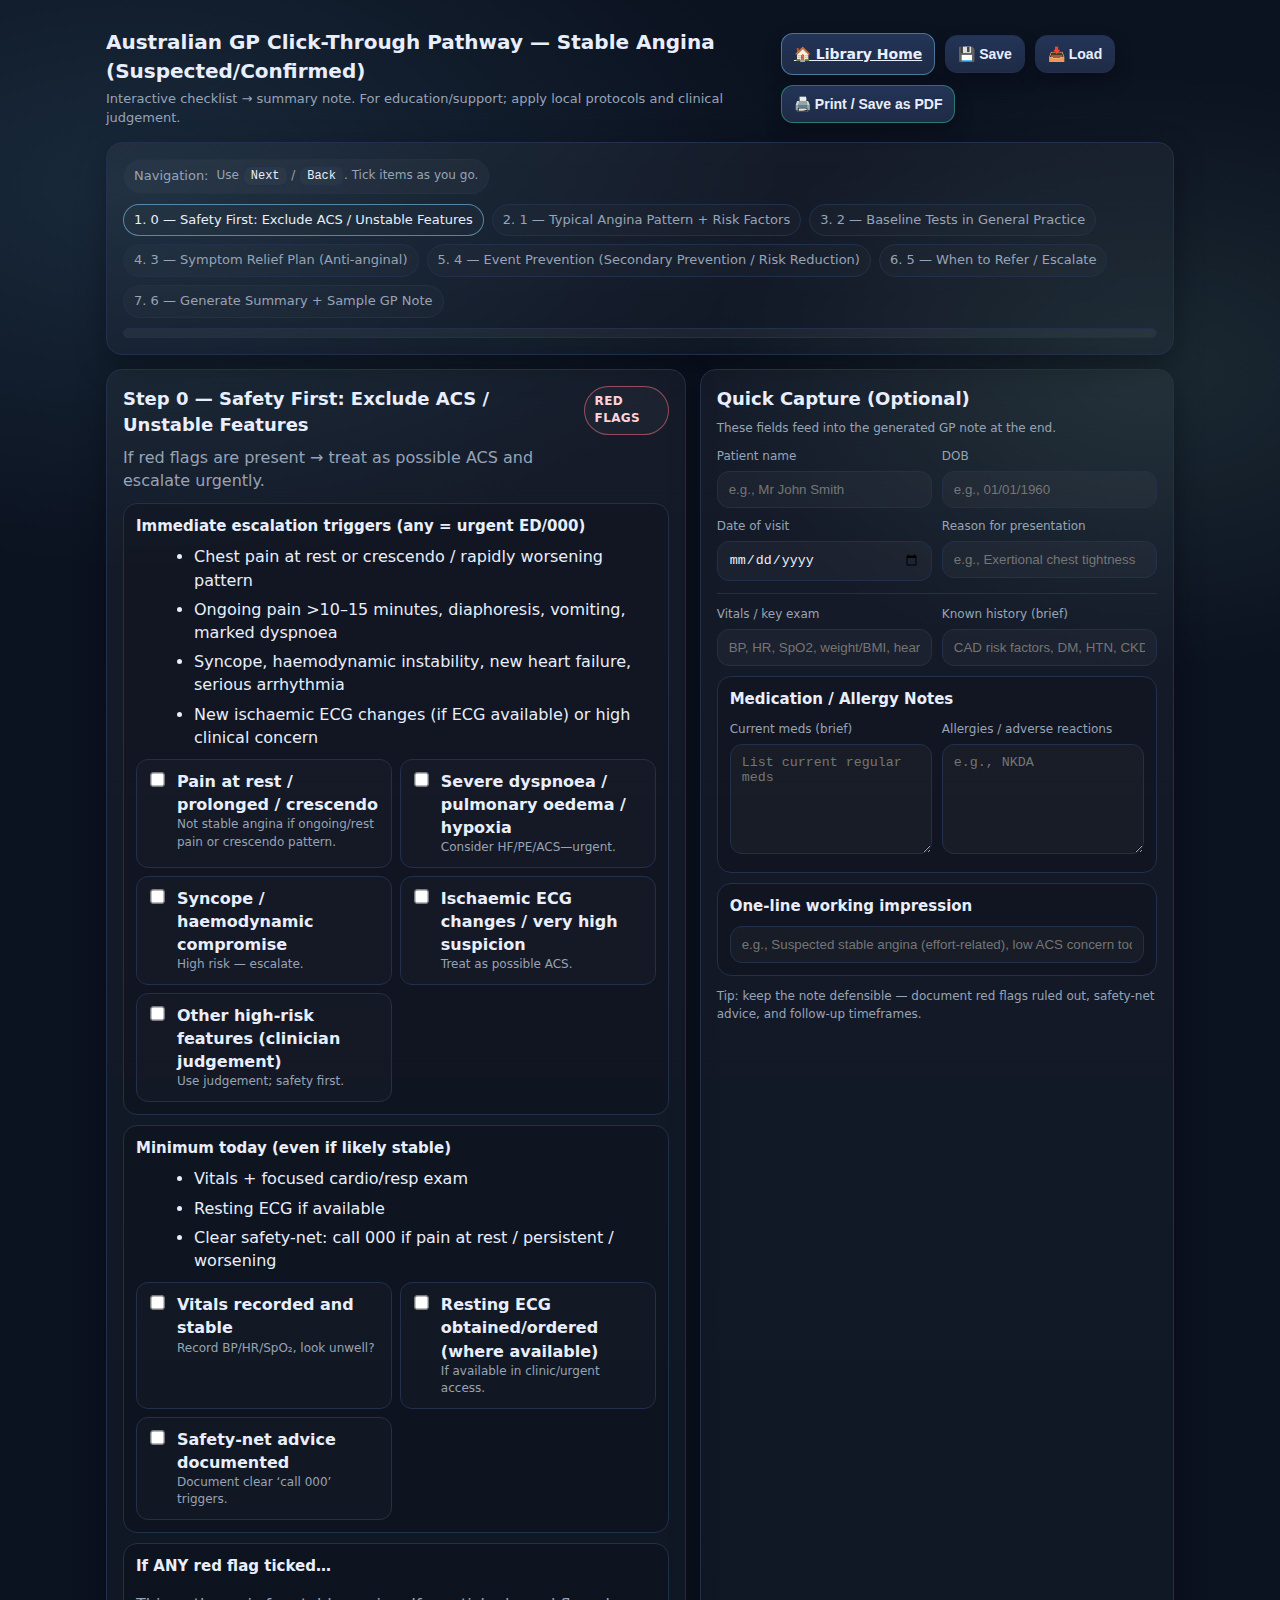
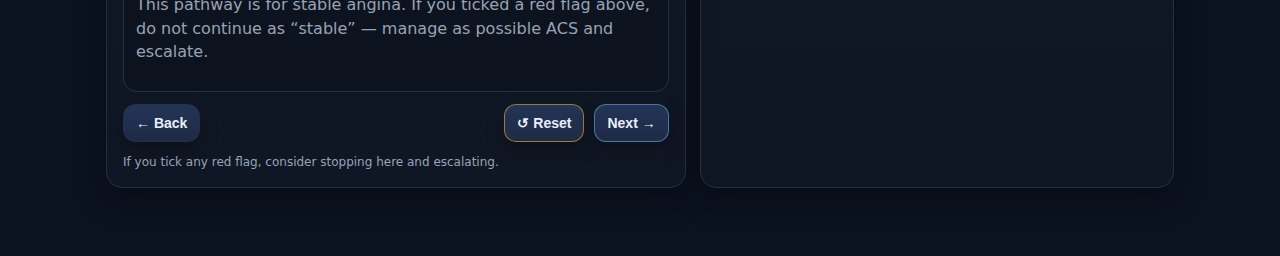
<file: pathways/stable-angina/index.html>
<!doctype html>
<html lang="en">
<head>
  <meta charset="utf-8" />
  <meta name="viewport" content="width=device-width,initial-scale=1" />
  <title>Australian GP Click-Through Pathway — Stable Angina</title>
  <style>
    :root{
      --bg:#0b1220;
      --card:#111a2e;
      --muted:#97a3b6;
      --text:#e8eefc;
      --line:#22304c;
      --accent:#7dd3fc;
      --accent2:#a7f3d0;
      --danger:#fb7185;
      --warn:#fbbf24;
      --ok:#34d399;
      --btn:#1f2b46;
      --btn2:#233457;
      --shadow: 0 10px 30px rgba(0,0,0,.35);
      --radius: 16px;
    }
    *{box-sizing:border-box}
    body{
      margin:0;
      font-family: system-ui,-apple-system,Segoe UI,Roboto,Helvetica,Arial,sans-serif;
      background: radial-gradient(1200px 700px at 10% 10%, rgba(125,211,252,.12), transparent 55%),
                  radial-gradient(900px 600px at 90% 20%, rgba(167,243,208,.10), transparent 50%),
                  var(--bg);
      color:var(--text);
      line-height:1.45;
    }
    a{color:inherit}
    .wrap{max-width:1100px;margin:28px auto;padding:0 16px 40px}
    .topbar{
      display:flex; gap:12px; align-items:center; justify-content:space-between;
      margin-bottom:14px;
    }
    .brand{
      display:flex; flex-direction:column; gap:4px;
    }
    .brand h1{font-size:20px;margin:0}
    .brand .sub{color:var(--muted);font-size:13px}
    .actions{display:flex; gap:10px; flex-wrap:wrap; align-items:center}
    .btn{
      border:1px solid var(--line);
      background:linear-gradient(180deg,var(--btn2),var(--btn));
      color:var(--text);
      padding:10px 12px;
      border-radius:12px;
      cursor:pointer;
      font-weight:600;
      font-size:14px;
      box-shadow: 0 8px 18px rgba(0,0,0,.25);
    }
    .btn:hover{filter:brightness(1.05)}
    .btn:active{transform:translateY(1px)}
    .btn.primary{border-color:rgba(125,211,252,.45)}
    .btn.good{border-color:rgba(52,211,153,.45)}
    .btn.warn{border-color:rgba(251,191,36,.55)}
    .btn.danger{border-color:rgba(251,113,133,.55)}
    .pill{
      display:inline-flex; align-items:center; gap:8px;
      padding:7px 10px;
      border:1px solid var(--line);
      border-radius:999px;
      background:rgba(255,255,255,.03);
      color:var(--muted);
      font-size:13px;
      user-select:none;
    }
    .grid{
      display:grid;
      grid-template-columns: 1.1fr .9fr;
      gap:14px;
    }
    @media (max-width: 980px){
      .grid{grid-template-columns:1fr}
    }
    .card{
      background:linear-gradient(180deg, rgba(255,255,255,.04), rgba(255,255,255,.02));
      border:1px solid var(--line);
      border-radius:var(--radius);
      box-shadow:var(--shadow);
      padding:16px;
    }
    .card h2{margin:0 0 8px;font-size:18px}
    .muted{color:var(--muted)}
    .breadcrumbs{
      display:flex; flex-wrap:wrap; gap:8px;
      align-items:center;
      color:var(--muted);
      font-size:13px;
      margin:10px 0 0;
    }
    .crumb{
      padding:6px 10px;
      border-radius:999px;
      border:1px solid var(--line);
      background:rgba(255,255,255,.02);
    }
    .crumb.active{border-color:rgba(125,211,252,.55); color:var(--text)}
    .progress{
      height:10px; border-radius:999px;
      background:rgba(255,255,255,.05);
      border:1px solid var(--line);
      overflow:hidden;
      margin-top:10px;
    }
    .bar{height:100%; width:0%; background:linear-gradient(90deg,var(--accent),var(--accent2))}
    .stepTitle{
      display:flex; align-items:flex-start; justify-content:space-between; gap:12px;
      margin-bottom:10px;
    }
    .tag{
      font-size:12px; font-weight:800; letter-spacing:.03em;
      padding:6px 10px; border-radius:999px; border:1px solid var(--line);
      background:rgba(255,255,255,.03);
    }
    .tag.danger{border-color:rgba(251,113,133,.55); color:#ffd1da}
    .tag.warn{border-color:rgba(251,191,36,.55); color:#ffe7b3}
    .tag.good{border-color:rgba(52,211,153,.45); color:#c9ffe9}
    .box{
      border:1px solid var(--line);
      border-radius:14px;
      padding:12px;
      background:rgba(0,0,0,.14);
      margin:10px 0;
    }
    .box h3{margin:0 0 8px;font-size:15px}
    ul{margin:8px 0 0 18px}
    li{margin:6px 0}
    .checks{display:grid; grid-template-columns:1fr 1fr; gap:8px; margin-top:10px}
    @media (max-width: 680px){ .checks{grid-template-columns:1fr} }
    .check{
      display:flex; gap:10px; align-items:flex-start;
      padding:10px;
      border:1px solid var(--line);
      border-radius:12px;
      background:rgba(255,255,255,.02);
    }
    .check input{margin-top:3px; transform:scale(1.1)}
    .check b{display:block}
    .fields{
      display:grid; grid-template-columns:1fr 1fr; gap:10px; margin-top:10px
    }
    @media (max-width: 680px){ .fields{grid-template-columns:1fr} }
    label{display:block; font-size:12px; color:var(--muted); margin-bottom:6px}
    input[type="text"], input[type="date"], textarea, select{
      width:100%;
      padding:10px 11px;
      border-radius:12px;
      border:1px solid var(--line);
      background:rgba(255,255,255,.03);
      color:var(--text);
      outline:none;
    }
    textarea{min-height:110px; resize:vertical}
    .nav{
      display:flex; gap:10px; justify-content:space-between; align-items:center;
      margin-top:12px; flex-wrap:wrap;
    }
    .nav .left, .nav .right{display:flex; gap:10px; flex-wrap:wrap}
    .note{
      white-space:pre-wrap;
      font-family: ui-monospace, SFMono-Regular, Menlo, Monaco, Consolas, "Liberation Mono", "Courier New", monospace;
      font-size:13px;
      line-height:1.4;
      background:rgba(0,0,0,.25);
    }
    .small{font-size:12px}
    .divider{height:1px;background:var(--line);margin:12px 0}
    .foot{color:var(--muted);font-size:12px;margin-top:12px}
    .kbd{
      font-family: ui-monospace, SFMono-Regular, Menlo, Monaco, Consolas, "Liberation Mono", "Courier New", monospace;
      padding:2px 7px;border:1px solid var(--line); border-bottom-width:2px;
      border-radius:8px;background:rgba(255,255,255,.03); color:var(--text)
    }
  </style>
</head>
<body>
  <div class="wrap">
    <div class="topbar">
      <div class="brand">
        <h1>Australian GP Click-Through Pathway — Stable Angina (Suspected/Confirmed)</h1>
        <div class="sub">Interactive checklist → summary note. For education/support; apply local protocols and clinical judgement.</div>
      </div>
      <div class="actions">
        <a class="btn primary" id="libraryBtn" href="https://voboroau.github.io/index.html/" target="_blank" rel="noopener">🏠 Library Home</a>
        <button class="btn" id="saveStateBtn" type="button">💾 Save</button>
        <button class="btn" id="loadStateBtn" type="button">📥 Load</button>
        <button class="btn good" id="printBtn" type="button">🖨️ Print / Save as PDF</button>
      </div>
    </div>

    <div class="card">
      <div class="pill">
        <span>Navigation:</span>
        <span class="small">Use <span class="kbd">Next</span> / <span class="kbd">Back</span>. Tick items as you go.</span>
      </div>

      <div class="breadcrumbs" id="crumbs"></div>
      <div class="progress"><div class="bar" id="bar"></div></div>
    </div>

    <div class="grid" style="margin-top:14px;">
      <div class="card">
        <div class="stepTitle">
          <div>
            <h2 id="stepHeading">Step</h2>
            <div class="muted" id="stepSub">—</div>
          </div>
          <div class="tag" id="stepTag">—</div>
        </div>

        <div id="stepBody"></div>

        <div class="nav">
          <div class="left">
            <button class="btn" id="backBtn" type="button">← Back</button>
          </div>
          <div class="right">
            <button class="btn warn" id="resetBtn" type="button">↺ Reset</button>
            <button class="btn primary" id="nextBtn" type="button">Next →</button>
          </div>
        </div>

        <div class="foot" id="footerHint"></div>
      </div>

      <div class="card">
        <h2>Quick Capture (Optional)</h2>
        <div class="muted small">These fields feed into the generated GP note at the end.</div>

        <div class="fields">
          <div>
            <label>Patient name</label>
            <input id="ptName" type="text" placeholder="e.g., Mr John Smith" />
          </div>
          <div>
            <label>DOB</label>
            <input id="ptDob" type="text" placeholder="e.g., 01/01/1960" />
          </div>
          <div>
            <label>Date of visit</label>
            <input id="visitDate" type="date" />
          </div>
          <div>
            <label>Reason for presentation</label>
            <input id="reason" type="text" placeholder="e.g., Exertional chest tightness" />
          </div>
        </div>

        <div class="divider"></div>

        <div class="fields">
          <div>
            <label>Vitals / key exam</label>
            <input id="vitals" type="text" placeholder="BP, HR, SpO2, weight/BMI, heart/lung findings" />
          </div>
          <div>
            <label>Known history (brief)</label>
            <input id="hx" type="text" placeholder="CAD risk factors, DM, HTN, CKD, smoking etc." />
          </div>
        </div>

        <div class="box">
          <h3>Medication / Allergy Notes</h3>
          <div class="fields">
            <div>
              <label>Current meds (brief)</label>
              <textarea id="meds" placeholder="List current regular meds"></textarea>
            </div>
            <div>
              <label>Allergies / adverse reactions</label>
              <textarea id="allergies" placeholder="e.g., NKDA"></textarea>
            </div>
          </div>
        </div>

        <div class="box">
          <h3>One-line working impression</h3>
          <input id="impression" type="text" placeholder="e.g., Suspected stable angina (effort-related), low ACS concern today" />
        </div>

        <div class="foot">
          Tip: keep the note defensible — document red flags ruled out, safety-net advice, and follow-up timeframes.
        </div>
      </div>
    </div>
  </div>

<script>
/* -----------------------------
   CONFIG
------------------------------ */
const LIBRARY_HOME_URL = "https://voboroau.github.io/index.html/"; // change if needed
document.getElementById("libraryBtn").href = LIBRARY_HOME_URL;

const steps = [
  {
    id: "start",
    title: "Step 0 — Safety First: Exclude ACS / Unstable Features",
    tag: { text: "RED FLAGS", cls: "danger" },
    sub: "If red flags are present → treat as possible ACS and escalate urgently.",
    body: `
      <div class="box">
        <h3>Immediate escalation triggers (any = urgent ED/000)</h3>
        <ul>
          <li>Chest pain at rest or crescendo / rapidly worsening pattern</li>
          <li>Ongoing pain >10–15 minutes, diaphoresis, vomiting, marked dyspnoea</li>
          <li>Syncope, haemodynamic instability, new heart failure, serious arrhythmia</li>
          <li>New ischaemic ECG changes (if ECG available) or high clinical concern</li>
        </ul>
        <div class="checks" data-group="redflags">
          ${check("rf_rest","Pain at rest / prolonged / crescendo")}
          ${check("rf_dysp","Severe dyspnoea / pulmonary oedema / hypoxia")}
          ${check("rf_syncope","Syncope / haemodynamic compromise")}
          ${check("rf_ecg","Ischaemic ECG changes / very high suspicion")}
          ${check("rf_other","Other high-risk features (clinician judgement)")}
        </div>
      </div>

      <div class="box">
        <h3>Minimum today (even if likely stable)</h3>
        <ul>
          <li>Vitals + focused cardio/resp exam</li>
          <li>Resting ECG if available</li>
          <li>Clear safety-net: call 000 if pain at rest / persistent / worsening</li>
        </ul>
        <div class="checks" data-group="todaymins">
          ${check("t_vitals","Vitals recorded and stable")}
          ${check("t_ecg","Resting ECG obtained/ordered (where available)")}
          ${check("t_safetynet","Safety-net advice documented")}
        </div>
      </div>

      <div class="box">
        <h3>If ANY red flag ticked…</h3>
        <p class="muted">This pathway is for stable angina. If you ticked a red flag above, do not continue as “stable” — manage as possible ACS and escalate.</p>
      </div>
    `,
    hint: "If you tick any red flag, consider stopping here and escalating.",
  },

  {
    id: "hx",
    title: "Step 1 — Typical Angina Pattern + Risk Factors",
    tag: { text: "HISTORY", cls: "warn" },
    sub: "Characterise symptoms and likelihood of coronary disease.",
    body: `
      <div class="box">
        <h3>Angina pattern (classic)</h3>
        <ul>
          <li>Constricting discomfort (chest/arm/jaw/epigastrium)</li>
          <li>Provoked by exertion/emotion</li>
          <li>Relieved by rest and/or GTN within minutes</li>
        </ul>
        <div class="checks" data-group="angina3">
          ${check("a_constrict","Constricting discomfort")}
          ${check("a_exertion","Provoked by exertion/emotion")}
          ${check("a_relief","Relieved by rest/GTN")}
        </div>
      </div>

      <div class="box">
        <h3>Risk factor checklist</h3>
        <div class="checks" data-group="rfactors">
          ${check("r_smoke","Smoking (current/recent)")}
          ${check("r_htn","Hypertension")}
          ${check("r_dm","Diabetes")}
          ${check("r_dyslip","Dyslipidaemia")}
          ${check("r_ckd","CKD / albuminuria")}
          ${check("r_fhx","Strong family history (premature CAD)")}
          ${check("r_age","Age/sex risk (e.g., men >45, women >55)")}
          ${check("r_other","Other: obesity, OSA, inflammatory disease, etc.")}
        </div>
      </div>

      <div class="box">
        <h3>Important differentials to consider</h3>
        <ul>
          <li>GORD/oesophageal spasm, musculoskeletal pain, anxiety/panic</li>
          <li>Pericarditis, myocarditis, PE, pneumonia (if suggestive features)</li>
          <li>Aortic stenosis / hypertrophic cardiomyopathy (exertional symptoms + murmur)</li>
        </ul>
        <div class="checks" data-group="diffs">
          ${check("d_resp","Resp/infective features assessed")}
          ${check("d_gi","GI / reflux features assessed")}
          ${check("d_msk","MSK reproducibility assessed")}
          ${check("d_murmur","Murmur/structural red flags assessed")}
        </div>
      </div>
    `,
    hint: "Tick the classic triad — it helps your pre-test probability and referral justification."
  },

  {
    id: "tests",
    title: "Step 2 — Baseline Tests in General Practice",
    tag: { text: "INVESTIGATIONS", cls: "warn" },
    sub: "Document baseline risk and exclude key mimics; plan objective testing when indicated.",
    body: `
      <div class="box">
        <h3>Baseline tests (typical)</h3>
        <ul>
          <li>Resting ECG (compare with prior if available)</li>
          <li>FBC, UEC/eGFR, LFTs (before statins if needed), fasting lipids</li>
          <li>HbA1c (or fasting glucose), TSH if clinically indicated</li>
          <li>Consider CXR if alternative diagnosis suspected</li>
        </ul>
        <div class="checks" data-group="basetests">
          ${check("b_ecg","ECG done/ordered")}
          ${check("b_fbc","FBC")}
          ${check("b_uec","UEC/eGFR")}
          ${check("b_lip","Fasting lipids")}
          ${check("b_hba1c","HbA1c / glucose")}
          ${check("b_other","Other targeted tests as indicated")}
        </div>
      </div>

      <div class="box">
        <h3>Objective ischaemia/anatomy testing (plan/referral)</h3>
        <ul>
          <li>Choice depends on availability and patient factors (exercise capacity, baseline ECG, CKD, etc.)</li>
          <li>Discuss/arrange stress test / stress imaging / CT coronary angiography via local pathways</li>
          <li>Cardiology referral if moderate–high suspicion, persistent symptoms, or abnormal tests</li>
        </ul>
        <div class="checks" data-group="objtests">
          ${check("o_stress","Objective testing planned (stress test / imaging / CTCA)")}
          ${check("o_cardiology","Cardiology referral initiated/considered")}
          ${check("o_pretest","Pre-test likelihood documented (low/mod/high)")}
        </div>
      </div>

      <div class="box">
        <h3>Safety-net while awaiting testing</h3>
        <ul>
          <li>Return urgently / call 000 if pain at rest, prolonged, worsening, or with dyspnoea/syncope</li>
          <li>Provide written advice if possible</li>
        </ul>
        <div class="checks" data-group="safetynet2">
          ${check("s_written","Written safety-net advice provided")}
          ${check("s_follow","Follow-up booked within appropriate timeframe")}
        </div>
      </div>
    `,
    hint: "RACGP chest pain guidance emphasises triage first; low-risk stable chest pain may not need urgent testing, but document your risk rationale. (See references in your local resources.)"
  },

  {
    id: "symptom",
    title: "Step 3 — Symptom Relief Plan (Anti-anginal)",
    tag: { text: "TREAT SYMPTOMS", cls: "good" },
    sub: "Start a safe, practical regimen while arranging objective assessment as needed.",
    body: `
      <div class="box">
        <h3>Rapid relief</h3>
        <ul>
          <li>Short-acting nitrate (GTN spray/tablet) for episodes</li>
          <li>Explain use, storage, common adverse effects (headache, hypotension)</li>
        </ul>
        <div class="checks" data-group="gtn">
          ${check("g_rx","GTN prescribed / confirmed available")}
          ${check("g_edu","GTN use + adverse effects counselled")}
          ${check("g_plan","Clear plan for non-response (e.g., call 000 if ongoing pain)")}
        </div>
      </div>

      <div class="box">
        <h3>First-line ongoing anti-anginal options (choose based on comorbidity)</h3>
        <ul>
          <li>Beta blocker <span class="muted">(often first-line, especially post-MI or tachycardic)</span></li>
          <li>OR calcium channel blocker (rate-limiting or dihydropyridine depending on need)</li>
          <li>Consider add-on therapy if persistent symptoms (e.g., long-acting nitrates) per specialist/local guidance</li>
        </ul>
        <div class="checks" data-group="antiang">
          ${check("aa_bb","Beta blocker started/optimised (if appropriate)")}
          ${check("aa_ccb","CCB started/optimised (if appropriate)")}
          ${check("aa_addon","Add-on considered for persistent symptoms")}
          ${check("aa_contra","Contraindications checked (asthma, bradycardia, heart block, hypotension, etc.)")}
        </div>
      </div>

      <div class="box">
        <h3>Monitoring</h3>
        <ul>
          <li>Review symptom frequency, exercise tolerance, BP/HR, adverse effects</li>
          <li>Escalate if symptoms worsen or become unstable</li>
        </ul>
        <div class="checks" data-group="monitor">
          ${check("m_review","Review planned (timeframe documented)")}
          ${check("m_params","BP/HR targets or monitoring instructions documented")}
        </div>
      </div>

      <div class="foot">
        Note: First-line anti-anginals commonly include beta blockers and calcium channel blockers; short-acting nitrates are used for symptom relief. :contentReference[oaicite:1]{index=1}
      </div>
    `,
    hint: "Keep it simple: GTN PRN + one controller agent, then reassess."
  },

  {
    id: "prevention",
    title: "Step 4 — Event Prevention (Secondary Prevention / Risk Reduction)",
    tag: { text: "PREVENT EVENTS", cls: "good" },
    sub: "Reduce MI/stroke risk with lifestyle and evidence-based medicines (if no contraindications).",
    body: `
      <div class="box">
        <h3>Lifestyle + risk factor management</h3>
        <ul>
          <li>Smoking cessation support (NRT/varenicline as appropriate), exercise plan, weight, diet</li>
          <li>BP optimisation, diabetes optimisation, sleep apnoea screening if indicated</li>
          <li>Vaccinations per routine (e.g., influenza) based on patient factors</li>
        </ul>
        <div class="checks" data-group="lifestyle">
          ${check("l_smoke","Smoking cessation advice/support offered")}
          ${check("l_ex","Exercise/rehab advice (graded)")}
          ${check("l_diet","Diet/weight counselling")}
          ${check("l_bp","BP management plan")}
          ${check("l_dm","Diabetes plan (if relevant)")}
        </div>
      </div>

      <div class="box">
        <h3>Pharmacologic prevention (typical)</h3>
        <ul>
          <li>Antiplatelet (e.g., low-dose aspirin) if no contraindication</li>
          <li>Statin (moderate–high intensity depending on risk/targets)</li>
          <li>Consider ACE-i/ARB particularly with HTN/DM/CKD or other indications</li>
          <li>Review drug interactions and bleeding risk</li>
        </ul>
        <div class="checks" data-group="prevmx">
          ${check("p_asa","Antiplatelet considered/commenced or contraindication documented")}
          ${check("p_statin","Statin considered/commenced")}
          ${check("p_ace","ACE-i/ARB considered if indicated")}
          ${check("p_bleed","Bleeding risk / contraindications checked")}
        </div>
      </div>

      <div class="box">
        <h3>Patient education</h3>
        <ul>
          <li>What angina is, when to use GTN, when to call 000</li>
          <li>Driving/work advice tailored to symptoms and local rules</li>
        </ul>
        <div class="checks" data-group="edu">
          ${check("e_explain","Condition explained in plain language")}
          ${check("e_gtn","GTN plan reinforced")}
          ${check("e_000","Emergency advice reinforced")}
        </div>
      </div>

      <div class="foot">
        Australian Prescriber review summarises the typical approach: treat symptoms (beta blockers/CCBs, nitrates) and prevent events (aspirin, statins) with risk stratification guiding who needs revascularisation assessment. :contentReference[oaicite:2]{index=2}
      </div>
    `,
    hint: "In your note: document “contraindications checked” — it matters medico-legally."
  },

  {
    id: "refer",
    title: "Step 5 — When to Refer / Escalate",
    tag: { text: "DECISION", cls: "warn" },
    sub: "Identify patients needing cardiology review or urgent assessment.",
    body: `
      <div class="box">
        <h3>Same-day / urgent escalation (do not treat as stable)</h3>
        <ul>
          <li>Rest pain, crescendo pattern, syncope, HF signs, serious arrhythmia</li>
          <li>New ischaemic ECG changes, very high clinical concern</li>
        </ul>
        <div class="checks" data-group="urgent">
          ${check("u_any","Urgent criteria assessed (and absent)")}
          ${check("u_action","If present → escalation action taken/documented")}
        </div>
      </div>

      <div class="box">
        <h3>Cardiology referral (common reasons)</h3>
        <ul>
          <li>Moderate–high probability stable angina needing objective testing strategy</li>
          <li>Symptoms limiting daily activities despite initial therapy</li>
          <li>Abnormal baseline ECG/echo (if done) or concerning test results</li>
          <li>Multiple risk factors / significant comorbidity</li>
        </ul>
        <div class="checks" data-group="cardref">
          ${check("c_prob","Moderate–high suspicion documented")}
          ${check("c_persist","Persistent symptoms despite therapy")}
          ${check("c_abn","Abnormal tests / high risk features")}
          ${check("c_sent","Referral sent / plan documented")}
        </div>
      </div>

      <div class="box">
        <h3>Follow-up timeframe</h3>
        <ul>
          <li>Earlier review if starting/changing anti-anginals</li>
          <li>Ensure results reviewed and patient notified</li>
        </ul>
        <div class="checks" data-group="fu">
          ${check("f_booked","Follow-up booked")}
          ${check("f_results","Results tracking plan documented")}
        </div>
      </div>
    `,
    hint: "Your referral letter should include: symptom pattern + risk factors + ECG + what you’ve started + what you’re requesting (stress test/CTCA/cardiology review)."
  },

  {
    id: "note",
    title: "Step 6 — Generate Summary + Sample GP Note",
    tag: { text: "OUTPUT", cls: "good" },
    sub: "Produces a paste-ready note and an optional patient instruction snippet.",
    body: `
      <div class="box">
        <h3>Generate</h3>
        <div class="checks" data-group="final">
          ${check("x_confirm","All red flags reviewed and safety-net advice provided")}
          ${check("x_tests","Baseline tests ordered/arranged")}
          ${check("x_meds","Symptom + prevention meds addressed (or contraindications documented)")}
          ${check("x_fu","Follow-up booked and/or referral arranged")}
        </div>
        <div class="nav" style="margin-top:10px">
          <div class="left">
            <button class="btn good" type="button" id="genNoteBtn">🧾 Generate GP Note</button>
            <button class="btn" type="button" id="copyNoteBtn">📋 Copy</button>
          </div>
          <div class="right">
            <button class="btn good" type="button" id="genPtBtn">🧠 Generate Patient Instructions</button>
          </div>
        </div>
      </div>

      <div class="box">
        <h3>GP Note (sample – edit as needed)</h3>
        <textarea class="note" id="gpNote" placeholder="Click 'Generate GP Note'..."></textarea>
      </div>

      <div class="box">
        <h3>Patient instructions (optional)</h3>
        <textarea class="note" id="ptInstr" placeholder="Click 'Generate Patient Instructions'..."></textarea>
      </div>

      <div class="foot">
        Reminder: If symptoms become <b>rest pain</b>, <b>prolonged</b>, or <b>worsening</b>, treat as possible ACS and seek urgent care.
      </div>
    `,
    hint: "Click Generate, then Print / Save as PDF if you want a hard copy."
  }
];

/* -----------------------------
   UI BUILDERS
------------------------------ */
function check(id, label){
  return `
    <div class="check">
      <input type="checkbox" id="${id}" />
      <div>
        <b>${escapeHtml(label)}</b>
        <div class="muted small">${escapeHtml(helperText(id))}</div>
      </div>
    </div>
  `;
}

function helperText(id){
  const map = {
    rf_rest:"Not stable angina if ongoing/rest pain or crescendo pattern.",
    rf_dysp:"Consider HF/PE/ACS—urgent.",
    rf_syncope:"High risk — escalate.",
    rf_ecg:"Treat as possible ACS.",
    rf_other:"Use judgement; safety first.",
    t_vitals:"Record BP/HR/SpO₂, look unwell?",
    t_ecg:"If available in clinic/urgent access.",
    t_safetynet:"Document clear ‘call 000’ triggers.",
    a_constrict:"Pressure/tightness/heaviness.",
    a_exertion:"Predictable with exertion/emotion.",
    a_relief:"Settles with rest/GTN in minutes.",
    o_pretest:"Low/moderate/high likelihood.",
    aa_contra:"e.g., asthma, bradycardia, block, hypotension.",
    p_bleed:"GI bleed history, anticoagulants, etc.",
    f_results:"How you will chase & communicate results."
  };
  return map[id] || " ";
}

function escapeHtml(s){
  return String(s)
    .replaceAll("&","&amp;")
    .replaceAll("<","&lt;")
    .replaceAll(">","&gt;")
    .replaceAll('"',"&quot;");
}

/* -----------------------------
   STATE + NAV
------------------------------ */
let idx = 0;

const stepHeading = document.getElementById("stepHeading");
const stepSub = document.getElementById("stepSub");
const stepTag = document.getElementById("stepTag");
const stepBody = document.getElementById("stepBody");
const crumbs = document.getElementById("crumbs");
const bar = document.getElementById("bar");
const footerHint = document.getElementById("footerHint");

function renderCrumbs(){
  crumbs.innerHTML = "";
  steps.forEach((s, i) => {
    const el = document.createElement("div");
    el.className = "crumb" + (i === idx ? " active":"");
    el.textContent = `${i+1}. ${s.title.replace("Step ","")}`;
    el.style.cursor = "pointer";
    el.onclick = () => { idx = i; render(); };
    crumbs.appendChild(el);
  });
}

function render(){
  const s = steps[idx];
  stepHeading.textContent = s.title;
  stepSub.textContent = s.sub;
  stepTag.textContent = s.tag.text;
  stepTag.className = "tag " + s.tag.cls;
  stepBody.innerHTML = s.body;
  footerHint.textContent = s.hint || "";

  document.getElementById("backBtn").disabled = (idx === 0);
  document.getElementById("nextBtn").disabled = (idx === steps.length - 1);

  renderCrumbs();
  bar.style.width = Math.round((idx/(steps.length-1))*100) + "%";

  // Attach special buttons on final step
  const gen = document.getElementById("genNoteBtn");
  if(gen){
    gen.addEventListener("click", generateGpNote);
    document.getElementById("copyNoteBtn").addEventListener("click", copyGpNote);
    document.getElementById("genPtBtn").addEventListener("click", generatePatientInstructions);
  }
}

document.getElementById("backBtn").addEventListener("click", () => { if(idx>0){ idx--; render(); }});
document.getElementById("nextBtn").addEventListener("click", () => { if(idx<steps.length-1){ idx++; render(); }});
document.getElementById("resetBtn").addEventListener("click", resetAll);
document.getElementById("printBtn").addEventListener("click", () => window.print());

/* -----------------------------
   SAVE / LOAD
------------------------------ */
document.getElementById("saveStateBtn").addEventListener("click", () => {
  const data = collectState();
  localStorage.setItem("stableAnginaPathwayState_v1", JSON.stringify(data));
  toast("Saved to this browser.");
});
document.getElementById("loadStateBtn").addEventListener("click", () => {
  const raw = localStorage.getItem("stableAnginaPathwayState_v1");
  if(!raw){ toast("No saved state found."); return; }
  const data = JSON.parse(raw);
  applyState(data);
  toast("Loaded.");
});

function collectState(){
  const inputs = {};
  document.querySelectorAll("input, textarea, select").forEach(el => {
    if(el.type === "checkbox") inputs[el.id] = el.checked;
    else inputs[el.id] = el.value;
  });
  return { idx, inputs, ts: new Date().toISOString() };
}

function applyState(state){
  idx = Math.min(Math.max(state.idx ?? 0, 0), steps.length-1);
  // First render to recreate step DOM
  render();
  // Apply inputs (including off-step capture fields)
  if(state.inputs){
    Object.entries(state.inputs).forEach(([id, val]) => {
      const el = document.getElementById(id);
      if(!el) return;
      if(el.type === "checkbox") el.checked = !!val;
      else el.value = val ?? "";
    });
  }
}

/* -----------------------------
   RESET
------------------------------ */
function resetAll(){
  if(!confirm("Reset all ticks and text?")) return;
  // clear localStorage state
  localStorage.removeItem("stableAnginaPathwayState_v1");
  // clear capture fields (exist outside step body)
  ["ptName","ptDob","visitDate","reason","vitals","hx","meds","allergies","impression"].forEach(id=>{
    const el = document.getElementById(id); if(el) el.value = "";
  });
  idx = 0;
  render();
  // also clear any checkboxes on current step
  document.querySelectorAll("input[type='checkbox']").forEach(cb => cb.checked = false);
  toast("Reset complete.");
}

/* -----------------------------
   NOTE GENERATION
------------------------------ */
function isAnyRedFlagTicked(){
  const ids = ["rf_rest","rf_dysp","rf_syncope","rf_ecg","rf_other"];
  return ids.some(id => document.getElementById(id)?.checked);
}

function triadCount(){
  const ids = ["a_constrict","a_exertion","a_relief"];
  return ids.reduce((n,id)=> n + (document.getElementById(id)?.checked ? 1 : 0), 0);
}

function checkedList(ids){
  return ids.filter(id => document.getElementById(id)?.checked);
}

function generateGpNote(){
  const name = val("ptName") || "[Patient]";
  const dob = val("ptDob") || "[DOB]";
  const date = val("visitDate") || new Date().toISOString().slice(0,10);
  const reason = val("reason") || "Chest discomfort on exertion";
  const vitals = val("vitals") || "Vitals stable.";
  const hx = val("hx") || "Risk factors reviewed.";
  const meds = val("meds") || "See medication list.";
  const allergies = val("allergies") || "NKDA (if applicable).";
  const impression = val("impression") || "Suspected stable angina (effort-related), low concern for ACS today.";

  const redFlag = isAnyRedFlagTicked();
  const triad = triadCount();
  const triadLabel = triad === 3 ? "Typical angina (3/3 features)" : triad === 2 ? "Atypical angina (2/3 features)" : "Non-anginal / low specificity (≤1/3 features)";

  const baselineOrdered = [];
  if(isChecked("b_ecg")) baselineOrdered.push("ECG");
  if(isChecked("b_fbc")) baselineOrdered.push("FBC");
  if(isChecked("b_uec")) baselineOrdered.push("UEC/eGFR");
  if(isChecked("b_lip")) baselineOrdered.push("Fasting lipids");
  if(isChecked("b_hba1c")) baselineOrdered.push("HbA1c/glucose");
  if(isChecked("b_other")) baselineOrdered.push("Other targeted tests");

  const planMeds = [];
  if(isChecked("g_rx")) planMeds.push("GTN PRN for episodes");
  if(isChecked("aa_bb")) planMeds.push("Beta blocker commenced/optimised (if appropriate)");
  if(isChecked("aa_ccb")) planMeds.push("Calcium channel blocker commenced/optimised (if appropriate)");
  if(isChecked("p_asa")) planMeds.push("Antiplatelet considered/commenced or contraindication documented");
  if(isChecked("p_statin")) planMeds.push("Statin considered/commenced");
  if(isChecked("p_ace")) planMeds.push("ACE-i/ARB considered if indicated");

  const referrals = [];
  if(isChecked("o_stress")) referrals.push("Objective CAD testing planned (stress test/imaging/CTCA via local pathway)");
  if(isChecked("o_cardiology") || isChecked("c_sent")) referrals.push("Cardiology referral arranged/considered");

  const lifestyle = [];
  if(isChecked("l_smoke")) lifestyle.push("Smoking cessation support");
  if(isChecked("l_ex")) lifestyle.push("Graded exercise / rehab advice");
  if(isChecked("l_diet")) lifestyle.push("Diet/weight counselling");
  if(isChecked("l_bp")) lifestyle.push("BP optimisation plan");
  if(isChecked("l_dm")) lifestyle.push("Diabetes optimisation plan");

  const safety = [];
  if(isChecked("t_safetynet") || isChecked("s_written") || isChecked("e_000")) safety.push("Safety-net: call 000 if chest pain at rest, prolonged, worsening, or with dyspnoea/syncope.");
  if(isChecked("f_booked") || isChecked("s_follow")) safety.push("Follow-up booked to review symptoms and results.");
  if(isChecked("f_results")) safety.push("Results tracking plan documented.");

  const note =
`CLINICAL NOTE — CHEST PAIN / SUSPECTED STABLE ANGINA

Patient: ${name}   DOB: ${dob}   Date: ${date}

CC/Reason:
- ${reason}

History (summary):
- Pattern assessed: ${triadLabel}
- Risk factors / PMHx: ${hx}

Red flags / ACS screen today:
- ${redFlag ? "One or more red flags ticked — this is NOT stable angina; urgent escalation required/arranged." : "No features suggesting ACS/unstable angina today (as documented)."}

Examination:
- ${vitals}

Medications / Allergies:
- Current meds: ${meds}
- Allergies: ${allergies}

Investigations:
- Baseline tests: ${baselineOrdered.length ? baselineOrdered.join(", ") : "Discussed / planned as clinically indicated."}
- ECG: ${isChecked("b_ecg") ? "Obtained/ordered." : "Not available today / planned."}
- Objective testing / referral plan: ${referrals.length ? referrals.join("; ") : "Discussed; plan based on risk and local access."}

Assessment:
- ${impression}

Plan:
- Symptom relief: ${planMeds.length ? planMeds.join("; ") : "Discussed anti-anginal options and provided interim plan."}
- Risk reduction: ${lifestyle.length ? lifestyle.join("; ") : "Lifestyle and risk factor optimisation counselled."}
- Safety net / follow-up: ${safety.length ? safety.join(" ") : "Safety-net advice given; follow-up arranged."}

Patient advice documented:
- GTN use discussed and when to seek urgent care.
`;

  const gpNoteEl = document.getElementById("gpNote");
  gpNoteEl.value = note;
  toast("GP note generated.");
}

function generatePatientInstructions(){
  const name = val("ptName") || "you";
  const instr =
`PATIENT INSTRUCTIONS — POSSIBLE STABLE ANGINA

1) What this means
- Your symptoms suggest your heart may not be getting enough blood flow during exertion.

2) What to do if you get chest discomfort
- STOP activity, sit down, and rest.
- Use your GTN spray/tablet if prescribed (as explained in clinic).

3) Call an ambulance (000) immediately if:
- Chest pain happens at rest, lasts >10 minutes, is worsening, or keeps coming back
- You feel faint, very short of breath, sweaty, or unwell

4) Next steps
- We are arranging tests to check your heart and reviewing risk factors (blood pressure, cholesterol, diabetes, smoking).
- Please attend your booked follow-up so we can review results and adjust treatment.

(If you are unsure at any time, choose safety: call 000.)`;
  document.getElementById("ptInstr").value = instr;
  toast("Patient instructions generated.");
}

function copyGpNote(){
  const el = document.getElementById("gpNote");
  if(!el || !el.value){ toast("Nothing to copy yet."); return; }
  el.select();
  document.execCommand("copy");
  toast("Copied.");
}

function val(id){ return (document.getElementById(id)?.value || "").trim(); }
function isChecked(id){ return !!document.getElementById(id)?.checked; }

/* -----------------------------
   TOAST
------------------------------ */
let tmr=null;
function toast(msg){
  let el = document.getElementById("toast");
  if(!el){
    el = document.createElement("div");
    el.id = "toast";
    el.style.position="fixed";
    el.style.bottom="18px";
    el.style.left="50%";
    el.style.transform="translateX(-50%)";
    el.style.padding="10px 12px";
    el.style.border="1px solid var(--line)";
    el.style.borderRadius="12px";
    el.style.background="rgba(0,0,0,.55)";
    el.style.color="var(--text)";
    el.style.boxShadow="0 12px 26px rgba(0,0,0,.35)";
    el.style.zIndex="9999";
    el.style.fontWeight="700";
    document.body.appendChild(el);
  }
  el.textContent = msg;
  el.style.opacity="1";
  if(tmr) clearTimeout(tmr);
  tmr = setTimeout(()=>{ el.style.opacity="0"; }, 1700);
}

/* -----------------------------
   INIT
------------------------------ */
render();
</script>
</body>
</html>
</file>
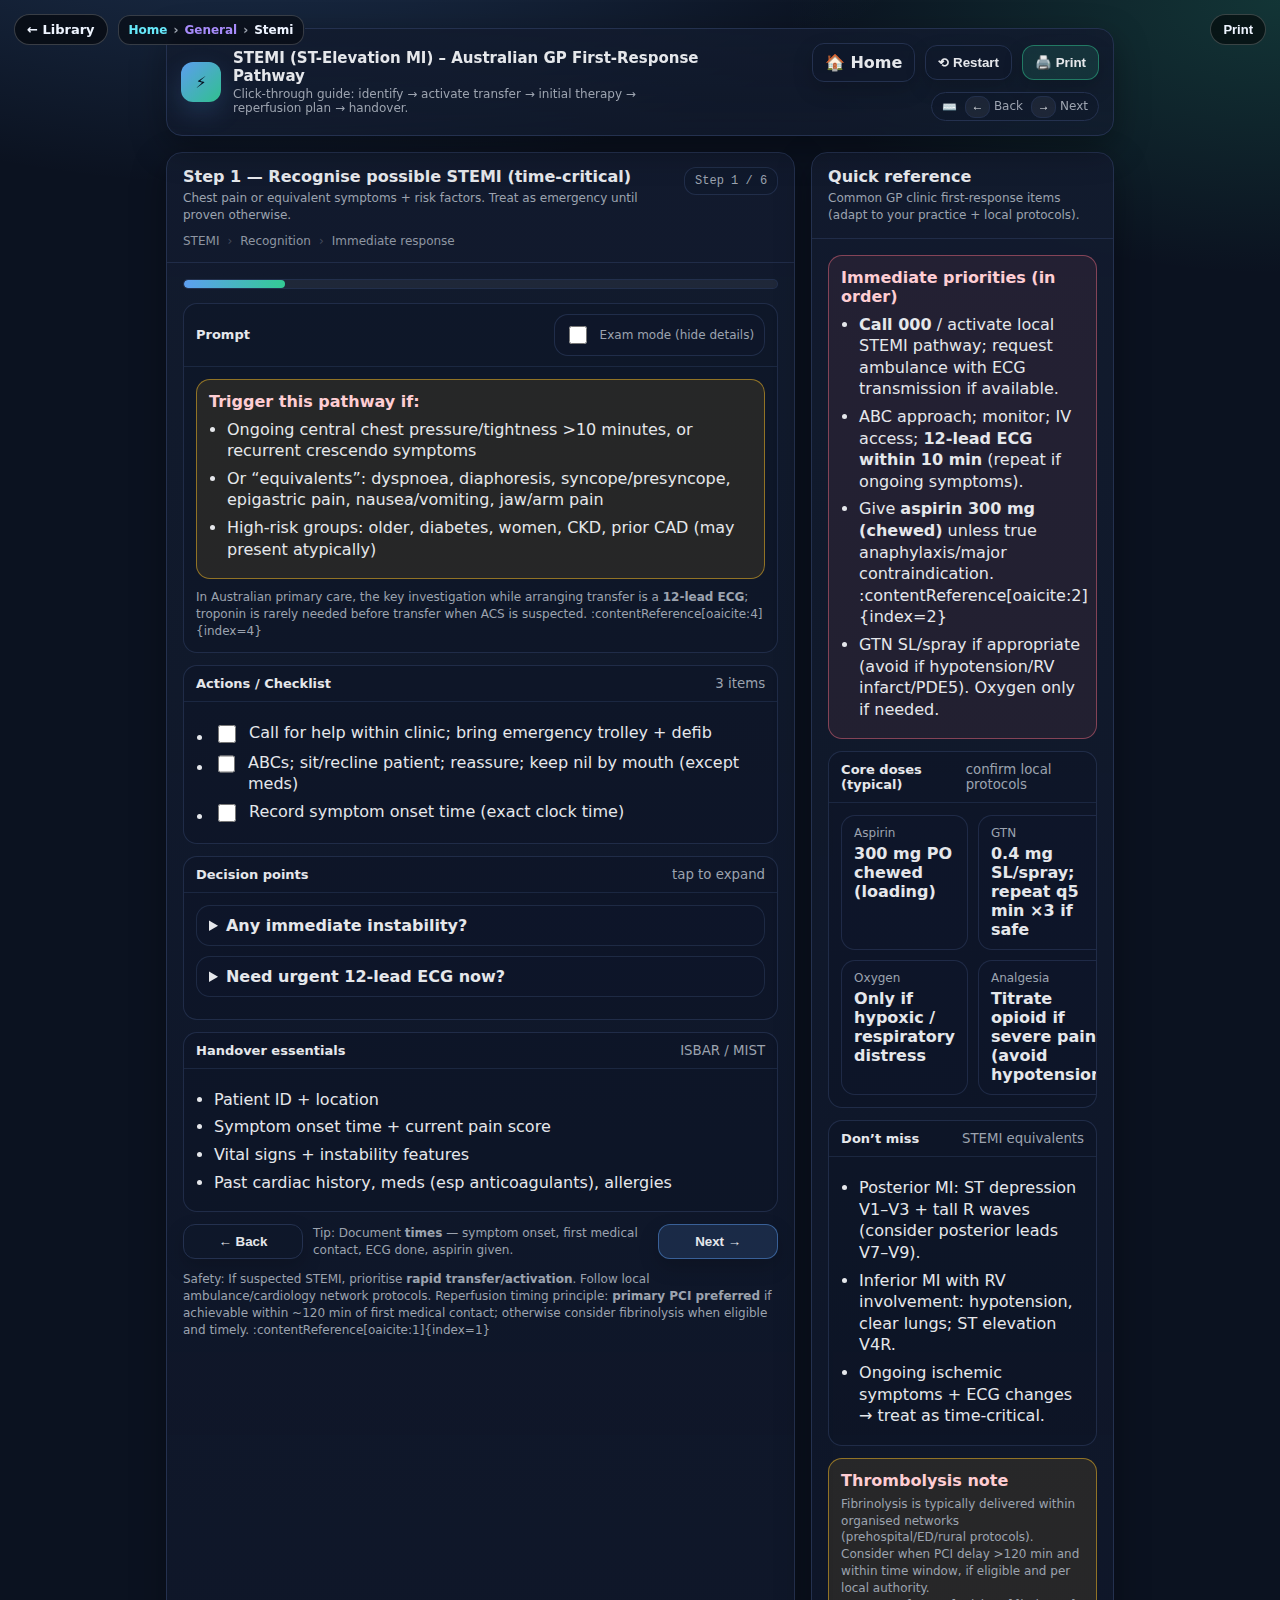
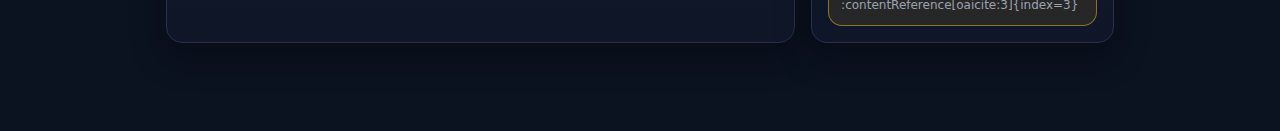
<file: pathways/stemi/index.html>
<!doctype html>
<html lang="en-AU">
<head>
  <script src="../../assets/pathway-nav.js" defer></script>
  <meta charset="utf-8" />
  <meta name="viewport" content="width=device-width,initial-scale=1" />
  <title>Australian GP STEMI Pathway (Click-through)</title>
  <meta name="description" content="Stepwise Australian GP first-response pathway for suspected STEMI (ST-elevation myocardial infarction)." />
  <style>
    :root{
      --bg:#0b1220;
      --card:#121b2e;
      --card2:#0f172a;
      --text:#e5e7eb;
      --muted:#9ca3af;
      --line:#24314f;
      --accent:#60a5fa;
      --accent2:#34d399;
      --danger:#fb7185;
      --warn:#fbbf24;
      --ok:#22c55e;
      --shadow: 0 12px 34px rgba(0,0,0,.35);
      --radius:16px;
      --radius2:12px;
      --mono: ui-monospace, SFMono-Regular, Menlo, Monaco, Consolas, "Liberation Mono", "Courier New", monospace;
      --sans: system-ui, -apple-system, Segoe UI, Roboto, Helvetica, Arial, "Apple Color Emoji","Segoe UI Emoji";
    }
    *{box-sizing:border-box}
    body{
      margin:0; font-family:var(--sans);
      background: radial-gradient(1200px 600px at 20% -10%, rgba(96,165,250,.25), transparent 60%),
                  radial-gradient(900px 500px at 100% 0%, rgba(52,211,153,.18), transparent 55%),
                  var(--bg);
      color:var(--text);
    }
    a{color:inherit}
    .wrap{max-width:980px; margin:28px auto; padding:0 16px 60px;}
    .topbar{
      display:flex; gap:12px; align-items:center; justify-content:space-between;
      background: linear-gradient(180deg, rgba(18,27,46,.88), rgba(18,27,46,.70));
      border:1px solid var(--line); border-radius:var(--radius); box-shadow:var(--shadow);
      padding:14px 14px;
      position:sticky; top:12px; backdrop-filter: blur(10px); z-index:20;
    }
    .brand{
      display:flex; gap:12px; align-items:center; min-width: 240px;
    }
    .badge{
      width:40px; height:40px; border-radius:12px;
      background: linear-gradient(135deg, rgba(96,165,250,.95), rgba(52,211,153,.9));
      display:grid; place-items:center; color:#06101f; font-weight:900;
      box-shadow: 0 10px 26px rgba(96,165,250,.18);
      flex: 0 0 auto;
    }
    .brand h1{font-size:15px; margin:0; line-height:1.2}
    .brand p{font-size:12px; margin:2px 0 0; color:var(--muted)}
    .controls{
      display:flex; gap:10px; align-items:center; flex-wrap:wrap; justify-content:flex-end;
    }
    .btn{
      appearance:none; border:1px solid var(--line); background: rgba(15,23,42,.55);
      color:var(--text); padding:9px 12px; border-radius:12px; cursor:pointer;
      transition: transform .06s ease, border-color .15s ease, background .15s ease;
      display:inline-flex; gap:8px; align-items:center; font-weight:650;
      box-shadow: 0 8px 20px rgba(0,0,0,.18);
      text-decoration:none;
    }
    .btn:hover{border-color: rgba(96,165,250,.55); transform: translateY(-1px);}
    .btn:active{transform: translateY(0px);}
    .btn.primary{background: rgba(96,165,250,.14); border-color: rgba(96,165,250,.45);}
    .btn.good{background: rgba(52,211,153,.12); border-color: rgba(52,211,153,.45);}
    .btn.danger{background: rgba(251,113,133,.10); border-color: rgba(251,113,133,.45);}
    .pill{
      border:1px solid var(--line); border-radius:999px; padding:6px 10px;
      color:var(--muted); font-size:12px; display:inline-flex; gap:8px; align-items:center;
      background: rgba(15,23,42,.40);
    }
    .grid{
      display:grid; grid-template-columns: 1.35fr .65fr; gap:16px;
      margin-top:16px;
    }
    @media (max-width: 920px){ .grid{grid-template-columns:1fr} .brand{min-width:0} }
    .card{
      background: linear-gradient(180deg, rgba(18,27,46,.92), rgba(15,23,42,.85));
      border:1px solid var(--line); border-radius:var(--radius);
      box-shadow:var(--shadow);
      overflow:hidden;
    }
    .card-h{
      padding:14px 16px; border-bottom:1px solid rgba(36,49,79,.8);
      display:flex; align-items:flex-start; justify-content:space-between; gap:12px;
    }
    .card-h h2{margin:0; font-size:16px;}
    .card-h .sub{margin:4px 0 0; color:var(--muted); font-size:12px; line-height:1.4;}
    .card-b{padding:16px;}
    .crumbs{
      display:flex; gap:8px; flex-wrap:wrap; align-items:center;
      color:var(--muted); font-size:12px;
    }
    .crumbs span{opacity:.9}
    .crumbs .dot{opacity:.35}
    .progress{
      height:10px; background: rgba(255,255,255,.06);
      border-radius:999px; overflow:hidden; border:1px solid rgba(36,49,79,.9);
    }
    .progress > div{
      height:100%; width:0%;
      background: linear-gradient(90deg, rgba(96,165,250,.95), rgba(52,211,153,.95));
      border-radius:999px;
      transition: width .25s ease;
    }
    .stepno{
      font-family: var(--mono);
      font-size:12px; color:var(--muted);
      border:1px solid rgba(36,49,79,.9); padding:6px 10px; border-radius:12px;
      background: rgba(15,23,42,.42);
      flex:0 0 auto;
    }
    .section{
      margin-top:12px;
      border:1px solid rgba(36,49,79,.85);
      border-radius:14px;
      background: rgba(11,18,32,.30);
      overflow:hidden;
    }
    .section .sh{
      padding:10px 12px;
      border-bottom:1px solid rgba(36,49,79,.65);
      display:flex; gap:10px; align-items:center; justify-content:space-between;
    }
    .section .sh strong{font-size:13px;}
    .section .sh small{color:var(--muted)}
    .section .sb{padding:12px;}
    ul{margin:8px 0 0 18px; padding:0}
    li{margin:6px 0; line-height:1.35}
    .krow{
      display:grid; grid-template-columns: 1fr 1fr; gap:10px;
    }
    @media (max-width: 560px){ .krow{grid-template-columns:1fr} }
    .kv{
      border:1px solid rgba(36,49,79,.8);
      border-radius:14px; padding:10px 12px;
      background: rgba(15,23,42,.40);
    }
    .kv .k{font-size:12px; color:var(--muted);}
    .kv .v{margin-top:4px; font-weight:700;}
    .callout{
      border:1px solid rgba(251,113,133,.45);
      background: rgba(251,113,133,.08);
      border-radius:14px; padding:12px;
    }
    .callout strong{color:#fecdd3}
    .callout.good{
      border-color: rgba(34,197,94,.45);
      background: rgba(34,197,94,.10);
    }
    .callout.warn{
      border-color: rgba(251,191,36,.50);
      background: rgba(251,191,36,.10);
    }
    .row{
      display:flex; gap:10px; align-items:center; flex-wrap:wrap;
    }
    .toggle{
      display:inline-flex; align-items:center; gap:10px;
      border:1px solid rgba(36,49,79,.9);
      background: rgba(15,23,42,.40);
      padding:8px 10px; border-radius:14px;
      font-size:12px; color:var(--muted);
    }
    .toggle input{width:18px; height:18px; accent-color: var(--accent);}
    .reveal{
      margin-left:auto;
      font-size:12px;
    }
    .hiddenContent{
      display:none;
    }
    .footerNav{
      display:flex; gap:10px; justify-content:space-between; align-items:center;
      margin-top:12px;
    }
    .footerNav .btn{min-width:120px; justify-content:center;}
    .mini{
      color:var(--muted); font-size:12px; line-height:1.4;
    }
    .kbd{
      font-family: var(--mono);
      font-size:12px;
      background: rgba(255,255,255,.06);
      border:1px solid rgba(36,49,79,.9);
      padding:3px 8px; border-radius:10px;
      color: var(--text);
    }
    @media print{
      body{background:#fff; color:#000}
      .topbar, .controls, .footerNav, .btn, .toggle{display:none !important}
      .card{box-shadow:none; border:1px solid #999}
      .card, .section, .kv, .callout{background:#fff !important}
      .wrap{max-width:none; margin:0; padding:0}
      a{color:#000; text-decoration:underline}
    }
  </style>
</head>
<body>
  <div class="wrap">
    <div class="topbar">
      <div class="brand">
        <div class="badge">⚡</div>
        <div>
          <h1>STEMI (ST-Elevation MI) – Australian GP First-Response Pathway</h1>
          <p>Click-through guide: identify → activate transfer → initial therapy → reperfusion plan → handover.</p>
        </div>
      </div>

      <div class="controls">
        <!-- Change this to your GitHub Pages library homepage -->
        <a class="btn" id="homeBtn" href="https://voboroau.github.io/index.html" title="Back to library home">🏠 Home</a>
        <button class="btn" id="restartBtn" title="Restart this pathway">⟲ Restart</button>
        <button class="btn good" id="printBtn" title="Print or Save as PDF">🖨️ Print</button>
        <span class="pill" title="Keyboard shortcuts">
          ⌨️ <span><span class="kbd">←</span> Back</span> <span><span class="kbd">→</span> Next</span>
        </span>
      </div>
    </div>

    <div class="grid">
      <div class="card">
        <div class="card-h">
          <div>
            <h2 id="stepTitle">Loading…</h2>
            <div class="sub" id="stepSubtitle"></div>
            <div style="margin-top:10px" class="crumbs" id="crumbs"></div>
          </div>
          <div class="stepno" id="stepNo">Step</div>
        </div>

        <div class="card-b">
          <div class="progress" aria-label="progress"><div id="progBar"></div></div>

          <div class="section" style="margin-top:14px">
            <div class="sh">
              <strong>Prompt</strong>
              <label class="toggle" title="Hide details until you click Reveal (useful for practice)">
                <input type="checkbox" id="examMode" />
                Exam mode (hide details)
              </label>
              <button class="btn primary reveal" id="revealBtn" style="display:none">👁️ Reveal</button>
            </div>
            <div class="sb" id="promptArea"></div>
          </div>

          <div class="section">
            <div class="sh">
              <strong>Actions / Checklist</strong>
              <small id="actionsHint"></small>
            </div>
            <div class="sb" id="actionsArea"></div>
          </div>

          <div class="section">
            <div class="sh">
              <strong>Decision points</strong>
              <small>tap to expand</small>
            </div>
            <div class="sb" id="decisionArea"></div>
          </div>

          <div class="section">
            <div class="sh">
              <strong>Handover essentials</strong>
              <small>ISBAR / MIST</small>
            </div>
            <div class="sb" id="handoverArea"></div>
          </div>

          <div class="footerNav">
            <button class="btn" id="backBtn">← Back</button>
            <div class="mini" id="tipArea"></div>
            <button class="btn primary" id="nextBtn">Next →</button>
          </div>

          <p class="mini" style="margin-top:12px">
            Safety: If suspected STEMI, prioritise <b>rapid transfer/activation</b>. Follow local ambulance/cardiology network protocols.
            Reperfusion timing principle: <b>primary PCI preferred</b> if achievable within ~120 min of first medical contact; otherwise consider fibrinolysis when eligible and timely. :contentReference[oaicite:1]{index=1}
          </p>
        </div>
      </div>

      <div class="card">
        <div class="card-h">
          <div>
            <h2>Quick reference</h2>
            <div class="sub">Common GP clinic first-response items (adapt to your practice + local protocols).</div>
          </div>
        </div>
        <div class="card-b">
          <div class="callout">
            <strong>Immediate priorities (in order)</strong>
            <ul>
              <li><b>Call 000</b> / activate local STEMI pathway; request ambulance with ECG transmission if available.</li>
              <li>ABC approach; monitor; IV access; <b>12-lead ECG within 10 min</b> (repeat if ongoing symptoms).</li>
              <li>Give <b>aspirin 300 mg (chewed)</b> unless true anaphylaxis/major contraindication. :contentReference[oaicite:2]{index=2}</li>
              <li>GTN SL/spray if appropriate (avoid if hypotension/RV infarct/PDE5). Oxygen only if needed.</li>
            </ul>
          </div>

          <div class="section" style="margin-top:12px">
            <div class="sh"><strong>Core doses (typical)</strong><small>confirm local protocols</small></div>
            <div class="sb krow">
              <div class="kv"><div class="k">Aspirin</div><div class="v">300 mg PO chewed (loading)</div></div>
              <div class="kv"><div class="k">GTN</div><div class="v">0.4 mg SL/spray; repeat q5 min ×3 if safe</div></div>
              <div class="kv"><div class="k">Oxygen</div><div class="v">Only if hypoxic / respiratory distress</div></div>
              <div class="kv"><div class="k">Analgesia</div><div class="v">Titrate opioid if severe pain (avoid hypotension)</div></div>
            </div>
          </div>

          <div class="section" style="margin-top:12px">
            <div class="sh"><strong>Don’t miss</strong><small>STEMI equivalents</small></div>
            <div class="sb">
              <ul>
                <li>Posterior MI: ST depression V1–V3 + tall R waves (consider posterior leads V7–V9).</li>
                <li>Inferior MI with RV involvement: hypotension, clear lungs; ST elevation V4R.</li>
                <li>Ongoing ischemic symptoms + ECG changes → treat as time-critical.</li>
              </ul>
            </div>
          </div>

          <div class="callout warn" style="margin-top:12px">
            <strong>Thrombolysis note</strong>
            <div class="mini" style="margin-top:6px">
              Fibrinolysis is typically delivered within organised networks (prehospital/ED/rural protocols).
              Consider when PCI delay &gt;120 min and within time window, if eligible and per local authority. :contentReference[oaicite:3]{index=3}
            </div>
          </div>
        </div>
      </div>
    </div>
  </div>

<script>
(() => {
  // === Pathway content (edit as needed) ===
  const steps = [
    {
      title: "Step 1 — Recognise possible STEMI (time-critical)",
      subtitle: "Chest pain or equivalent symptoms + risk factors. Treat as emergency until proven otherwise.",
      crumbs: ["STEMI", "Recognition", "Immediate response"],
      prompt: `
        <div class="callout warn">
          <strong>Trigger this pathway if:</strong>
          <ul>
            <li>Ongoing central chest pressure/tightness &gt;10 minutes, or recurrent crescendo symptoms</li>
            <li>Or “equivalents”: dyspnoea, diaphoresis, syncope/presyncope, epigastric pain, nausea/vomiting, jaw/arm pain</li>
            <li>High-risk groups: older, diabetes, women, CKD, prior CAD (may present atypically)</li>
          </ul>
        </div>
        <div class="mini" style="margin-top:10px">
          In Australian primary care, the key investigation while arranging transfer is a <b>12-lead ECG</b>;
          troponin is rarely needed before transfer when ACS is suspected. :contentReference[oaicite:4]{index=4}
        </div>
      `,
      actions: [
        "Call for help within clinic; bring emergency trolley + defib",
        "ABCs; sit/recline patient; reassure; keep nil by mouth (except meds)",
        "Record symptom onset time (exact clock time)"
      ],
      decisions: [
        {
          q: "Any immediate instability?",
          a: `
            <ul>
              <li>Shock/hypotension, severe dyspnoea, altered consciousness, malignant arrhythmia, cardiac arrest</li>
            </ul>
            <div class="callout"><strong>Action:</strong> Call 000 immediately, start resuscitation/ALS, defib if shockable rhythm.</div>
          `
        },
        {
          q: "Need urgent 12-lead ECG now?",
          a: `<div class="callout good"><strong>Yes.</strong> Aim <b>ECG within 10 minutes</b> of first medical contact; repeat if ongoing pain and initial ECG non-diagnostic.</div>`
        }
      ],
      handover: [
        "Patient ID + location",
        "Symptom onset time + current pain score",
        "Vital signs + instability features",
        "Past cardiac history, meds (esp anticoagulants), allergies"
      ],
      tip: "Tip: Document <b>times</b> — symptom onset, first medical contact, ECG done, aspirin given."
    },

    {
      title: "Step 2 — Activate transfer + perform ECG",
      subtitle: "Do not delay ambulance activation for extra tests.",
      crumbs: ["STEMI", "ECG", "Activate network"],
      prompt: `
        <div class="callout">
          <strong>Do first:</strong>
          <ul>
            <li><b>Call 000</b> and state: “<b>Suspected STEMI</b>” if ECG supports it or suspicion is high</li>
            <li>Request ambulance capable of ECG transmission if available</li>
          </ul>
        </div>
        <div class="section" style="margin-top:12px">
          <div class="sh"><strong>ECG essentials</strong><small>good quality tracing</small></div>
          <div class="sb">
            <ul>
              <li>12-lead ECG; repeat q10–15 min if ongoing symptoms</li>
              <li>Consider right-sided leads (V4R) if inferior MI suspected</li>
              <li>Consider posterior leads (V7–V9) if ST depression V1–V3</li>
            </ul>
          </div>
        </div>
      `,
      actions: [
        "Attach monitor: HR, BP, SpO₂; obtain IV access (1–2 lines if possible)",
        "Print ECG and (if possible) send/transmit per local protocol",
        "Check BGL (hypoglycaemia can mimic symptoms)"
      ],
      decisions: [
        {
          q: "ECG shows STEMI criteria or STEMI-equivalent?",
          a: `
            <div class="callout good"><strong>Yes:</strong> Treat as STEMI → continue pathway, ensure immediate transfer/activation.</div>
            <div class="mini" style="margin-top:8px">
              Thresholds vary by lead/sex/age; if unsure, transmit ECG / discuss with cardiology/ED.
            </div>
          `
        },
        {
          q: "ECG non-diagnostic but symptoms ongoing/high-risk?",
          a: `<div class="callout warn"><strong>Still urgent transfer.</strong> Repeat ECGs and treat as possible ACS while awaiting ambulance.</div>`
        }
      ],
      handover: [
        "Attach ECG copy (time-stamped) and any repeats",
        "Confirm whether ECG was transmitted/verbally reported",
        "State suspected territory (inferior/anterior/posterior/RV)"
      ],
      tip: "If inferior STEMI suspected, think about RV infarct before giving GTN."
    },

    {
      title: "Step 3 — Immediate GP clinic treatments (while awaiting ambulance)",
      subtitle: "Treat pain and ischaemia safely; avoid causing hypotension.",
      crumbs: ["STEMI", "Initial therapy", "Safety checks"],
      prompt: `
        <div class="callout good">
          <strong>Aspirin</strong>
          <ul>
            <li>Give <b>aspirin 300 mg PO (chewed)</b> ASAP unless true anaphylaxis/major bleeding contraindication.</li>
          </ul>
        </div>
        <div class="mini" style="margin-top:8px">Aspirin loading is recommended early in suspected ACS. :contentReference[oaicite:5]{index=5}</div>

        <div class="section" style="margin-top:12px">
          <div class="sh"><strong>Other supportive measures</strong><small>per protocols</small></div>
          <div class="sb">
            <ul>
              <li><b>Oxygen</b>: only if hypoxic/resp distress (avoid routine oxygen in normoxic patients)</li>
              <li><b>GTN</b>: SL/spray if SBP adequate and no contraindications (see decision points)</li>
              <li><b>Analgesia</b>: titrate opioid if severe pain; treat nausea as needed</li>
            </ul>
          </div>
        </div>
      `,
      actions: [
        "Aspirin 300 mg chewed (document time) unless contraindicated",
        "If SpO₂ low / resp distress: give oxygen and titrate to targets per local protocol",
        "If pain persists and safe: GTN SL/spray; reassess BP after each dose",
        "If severe pain: titrated analgesia; monitor BP/resp status",
        "Keep defib ready; continuously monitor rhythm"
      ],
      decisions: [
        {
          q: "Is GTN safe to give?",
          a: `
            <ul>
              <li>Avoid if SBP low (e.g., &lt;90–100 mmHg) or suspected RV infarct</li>
              <li>Avoid if recent PDE5 inhibitor use (sildenafil/tadalafil/vardenafil)</li>
              <li>Avoid if severe aortic stenosis suspected</li>
            </ul>
            <div class="callout warn"><strong>If unsure:</strong> prioritise transfer and analgesia; discuss with retrieval/ED.</div>
          `
        },
        {
          q: "When to consider additional antiplatelet/anticoagulant in GP clinic?",
          a: `
            <div class="mini">
              Often guided by local STEMI network (ambulance/ED/cardiology). If your region has a protocol for pre-hospital DAPT/anticoagulation,
              follow it and document exact doses/times.
            </div>
          `
        }
      ],
      handover: [
        "Exact times: aspirin/GTN/analgesia/oxygen start",
        "Allergies, anticoagulants, bleeding risks",
        "Latest vitals and pain score after treatments"
      ],
      tip: "Don’t delay ambulance transfer to ‘complete’ treatment—treat while moving the process forward."
    },

    {
      title: "Step 4 — Reperfusion strategy (big decision: PCI vs fibrinolysis)",
      subtitle: "Primary PCI preferred when timely; otherwise consider fibrinolysis if eligible and within window.",
      crumbs: ["STEMI", "Reperfusion", "PCI vs lysis"],
      prompt: `
        <div class="callout">
          <strong>Principle (Australia/NZ):</strong>
          <ul>
            <li><b>Primary PCI preferred</b> if it can be delivered within about <b>120 minutes</b> of first medical contact.</li>
            <li>If PCI is delayed &gt;120 minutes and the patient is eligible (and within time window), <b>consider fibrinolysis</b> per network/protocol.</li>
          </ul>
        </div>
        <div class="mini" style="margin-top:8px">
          Source principle: Australian ACS guidance and ANZCOR state PCI within ~120 min; fibrinolysis considered when PCI delay exceeds this and patient is eligible. :contentReference[oaicite:6]{index=6}
        </div>

        <div class="section" style="margin-top:12px">
          <div class="sh"><strong>Time window reminders</strong><small>typical</small></div>
          <div class="sb">
            <ul>
              <li>Most benefit if reperfusion is early; commonly considered within <b>12 hours</b> of symptom onset (network dependent).</li>
              <li>Late presenters, cardiogenic shock, or complications often favour <b>urgent PCI</b> pathways.</li>
            </ul>
          </div>
        </div>
      `,
      actions: [
        "Confirm symptom onset time and communicate to ambulance/receiving centre",
        "Ask ambulance/network: expected time to PCI-capable centre",
        "If your region supports it: determine fibrinolysis eligibility and contraindications rapidly",
        "Prepare for deterioration: VF/VT, bradyarrhythmias, pulmonary oedema"
      ],
      decisions: [
        {
          q: "Can primary PCI be delivered within ~120 minutes of first medical contact?",
          a: `<div class="callout good"><strong>Yes:</strong> proceed with urgent transfer for primary PCI pathway. :contentReference[oaicite:7]{index=7}</div>`
        },
        {
          q: "If PCI delay &gt;120 min: is fibrinolysis an option in your network and is the patient eligible?",
          a: `
            <div class="callout warn"><strong>Consider fibrinolysis</strong> when PCI is delayed &gt;120 min and no absolute contraindications, ideally as soon as possible per protocol. :contentReference[oaicite:8]{index=8}</div>
            <div class="mini" style="margin-top:8px">
              Absolute contraindications vary by protocol (e.g., prior intracranial haemorrhage, known intracranial pathology, recent stroke,
              active bleeding, major recent surgery/trauma, etc.). Use your network checklist.
            </div>
          `
        }
      ],
      handover: [
        "Reperfusion plan: PCI vs lysis discussion and rationale (timing/eligibility)",
        "Contraindications screened (anticoagulants, recent stroke/bleeding, surgery/trauma)",
        "Any complications during wait (arrhythmia, hypotension, pulmonary oedema)"
      ],
      tip: "If you don’t have an authorised lysis protocol, focus on rapid transfer + early aspirin + safe symptom control."
    },

    {
      title: "Step 5 — Monitor & manage complications while awaiting transfer",
      subtitle: "Be ready for VF/VT, bradycardia, shock, pulmonary oedema.",
      crumbs: ["STEMI", "Complications", "Resuscitation readiness"],
      prompt: `
        <div class="callout">
          <strong>Continuous monitoring</strong>
          <ul>
            <li>Rhythm + vitals; reassess pain, BP, SpO₂ frequently</li>
            <li>Keep defib pads ready if available</li>
            <li>Repeat ECG if symptoms change</li>
          </ul>
        </div>

        <div class="section" style="margin-top:12px">
          <div class="sh"><strong>Common early complications</strong><small>examples</small></div>
          <div class="sb">
            <ul>
              <li>Ventricular arrhythmias (VF/VT)</li>
              <li>Bradycardia/AV block (esp inferior MI)</li>
              <li>Cardiogenic shock</li>
              <li>Pulmonary oedema</li>
            </ul>
          </div>
        </div>
      `,
      actions: [
        "If arrest/shockable rhythm: start CPR + defibrillate per ALS, call 000 (if not already)",
        "If hypotension: lay flat, reassess GTN/analgesia, consider RV infarct, obtain senior help",
        "If pulmonary oedema: sit up, oxygen if hypoxic, rapid transfer; follow local acute pulmonary oedema protocol",
        "Document events and times"
      ],
      decisions: [
        {
          q: "Inferior STEMI with hypotension + clear lungs?",
          a: `
            <div class="callout warn"><strong>Think RV infarct.</strong> Avoid GTN and excessive diuresis; discuss with retrieval/ED.</div>
          `
        },
        {
          q: "Persistent severe pain despite initial measures?",
          a: `
            <div class="mini">
              Ongoing pain suggests ongoing ischaemia—prioritise rapid reperfusion pathway.
              Continue titrated analgesia with close monitoring and avoid hypotension.
            </div>
          `
        }
      ],
      handover: [
        "Any arrhythmias (VF/VT/blocks) and treatment delivered",
        "Hemodynamics trend (lowest BP, O₂ needs)",
        "Response to analgesia/GTN, adverse effects"
      ],
      tip: "A calm team with clear roles helps: airway/monitoring, meds/timekeeper, documentation, comms with ambulance."
    },

    {
      title: "Step 6 — Structured handover + documentation (finish strong)",
      subtitle: "Clear times + treatments improve outcomes and reduce duplication.",
      crumbs: ["STEMI", "Handover", "Documentation"],
      prompt: `
        <div class="callout good">
          <strong>Use a structured handover (ISBAR / MIST)</strong>
          <ul>
            <li><b>I</b>dentify / <b>S</b>ituation: suspected STEMI, current status</li>
            <li><b>B</b>ackground: onset time, risk factors, history, meds</li>
            <li><b>A</b>ssessment: ECG findings, vitals trend, complications</li>
            <li><b>R</b>ecommendation: reperfusion plan (PCI vs lysis pathway), next steps</li>
          </ul>
        </div>

        <div class="section" style="margin-top:12px">
          <div class="sh"><strong>“Must-say” items</strong><small>copy/paste mental checklist</small></div>
          <div class="sb">
            <ul>
              <li>Symptom onset time + first medical contact time</li>
              <li>Time ECG done + key finding summary</li>
              <li>Time aspirin given; GTN doses; analgesia; oxygen</li>
              <li>Allergies, anticoagulants, bleeding risks, recent stroke/surgery/trauma</li>
              <li>Any deterioration/events during wait</li>
            </ul>
          </div>
        </div>
      `,
      actions: [
        "Send/print ECG copies (initial + repeats) with timestamps",
        "Write a brief note: times, observations, treatments, response, plan",
        "If you have electronic messaging: forward summary to receiving ED/cardiology per protocol"
      ],
      decisions: [
        {
          q: "Is the patient safe for transport now?",
          a: `
            <div class="mini">
              This is mainly an ambulance clinical decision; provide current vitals, stability concerns, and ensure monitoring continues until handover.
            </div>
          `
        }
      ],
      handover: [
        "Printed ECGs attached",
        "Medication list + allergy status",
        "Times list (onset/FMC/ECG/aspirin/etc.)",
        "Your contact number for clarification"
      ],
      tip: "End of pathway: you can Print/Save as PDF from the top bar for a hardcopy checklist."
    }
  ];

  // === State ===
  let idx = 0;
  let examMode = false;
  let revealed = true;

  // === Elements ===
  const stepTitle = document.getElementById("stepTitle");
  const stepSubtitle = document.getElementById("stepSubtitle");
  const stepNo = document.getElementById("stepNo");
  const crumbs = document.getElementById("crumbs");
  const progBar = document.getElementById("progBar");

  const promptArea = document.getElementById("promptArea");
  const actionsArea = document.getElementById("actionsArea");
  const decisionArea = document.getElementById("decisionArea");
  const handoverArea = document.getElementById("handoverArea");

  const backBtn = document.getElementById("backBtn");
  const nextBtn = document.getElementById("nextBtn");
  const restartBtn = document.getElementById("restartBtn");
  const printBtn = document.getElementById("printBtn");

  const examToggle = document.getElementById("examMode");
  const revealBtn = document.getElementById("revealBtn");
  const tipArea = document.getElementById("tipArea");
  const actionsHint = document.getElementById("actionsHint");

  // === Render helpers ===
  function renderCrumbs(list){
    crumbs.innerHTML = "";
    list.forEach((c, i) => {
      const s = document.createElement("span");
      s.textContent = c;
      crumbs.appendChild(s);
      if(i < list.length - 1){
        const dot = document.createElement("span");
        dot.className = "dot";
        dot.textContent = "›";
        crumbs.appendChild(dot);
      }
    });
  }

  function renderActions(items){
    actionsArea.innerHTML = "";
    const ul = document.createElement("ul");
    items.forEach((t) => {
      const li = document.createElement("li");
      const id = "act_" + idx + "_" + Math.random().toString(16).slice(2);
      li.innerHTML = `
        <label style="display:flex; gap:10px; align-items:flex-start; cursor:pointer;">
          <input type="checkbox" style="margin-top:3px; width:18px; height:18px; accent-color: var(--accent2);" id="${id}">
          <span>${t}</span>
        </label>
      `;
      ul.appendChild(li);
    });
    actionsArea.appendChild(ul);
    actionsHint.textContent = `${items.length} items`;
  }

  function renderDecisions(items){
    decisionArea.innerHTML = "";
    if(!items || !items.length){
      decisionArea.innerHTML = `<div class="mini">No decision points in this step.</div>`;
      return;
    }
    items.forEach((d, i) => {
      const wrap = document.createElement("div");
      wrap.style.marginBottom = "10px";
      wrap.innerHTML = `
        <details style="border:1px solid rgba(36,49,79,.75); border-radius:14px; background: rgba(15,23,42,.35); padding:10px 12px;">
          <summary style="cursor:pointer; font-weight:700; outline:none;">${d.q}</summary>
          <div style="margin-top:10px; color: var(--text);">${d.a}</div>
        </details>
      `;
      decisionArea.appendChild(wrap);
    });
  }

  function renderHandover(items){
    handoverArea.innerHTML = "";
    const ul = document.createElement("ul");
    items.forEach((t) => {
      const li = document.createElement("li");
      li.textContent = t;
      ul.appendChild(li);
    });
    handoverArea.appendChild(ul);
  }

  function applyExamMode(){
    examMode = !!examToggle.checked;
    revealed = !examMode;
    revealBtn.style.display = examMode ? "inline-flex" : "none";
    render();
  }

  function render(){
    const s = steps[idx];
    stepTitle.textContent = s.title;
    stepSubtitle.innerHTML = s.subtitle;
    stepNo.textContent = `Step ${idx+1} / ${steps.length}`;
    renderCrumbs(s.crumbs);

    // progress
    const pct = Math.round(((idx+1)/steps.length)*100);
    progBar.style.width = pct + "%";

    // exam mode: hide details unless revealed
    const contentHTML = `
      <div class="${(examMode && !revealed) ? "hiddenContent" : ""}" id="detailBlock">
        ${s.prompt}
      </div>
      ${(examMode && !revealed) ? `<div class="mini">Exam mode is ON. Click <b>Reveal</b> to show details.</div>` : ""}
    `;
    promptArea.innerHTML = contentHTML;

    renderActions(s.actions || []);
    renderDecisions(s.decisions || []);
    renderHandover(s.handover || []);
    tipArea.innerHTML = s.tip ? s.tip : "";

    backBtn.disabled = idx === 0;
    nextBtn.textContent = (idx === steps.length - 1) ? "Finish ✓" : "Next →";
  }

  function next(){
    if(idx < steps.length - 1){
      idx++;
      if(examMode){ revealed = false; }
      render();
      window.scrollTo({top:0, behavior:"smooth"});
    } else {
      // finish behaviour: go to top and briefly flash
      window.scrollTo({top:0, behavior:"smooth"});
      alert("Pathway complete. You can Print/Save as PDF or Restart.");
    }
  }

  function back(){
    if(idx > 0){
      idx--;
      if(examMode){ revealed = false; }
      render();
      window.scrollTo({top:0, behavior:"smooth"});
    }
  }

  // === Events ===
  backBtn.addEventListener("click", back);
  nextBtn.addEventListener("click", next);

  restartBtn.addEventListener("click", () => {
    idx = 0;
    revealed = !examMode;
    render();
    window.scrollTo({top:0, behavior:"smooth"});
  });

  printBtn.addEventListener("click", () => window.print());

  examToggle.addEventListener("change", applyExamMode);

  revealBtn.addEventListener("click", () => {
    revealed = true;
    render();
  });

  window.addEventListener("keydown", (e) => {
    if(e.key === "ArrowRight") next();
    if(e.key === "ArrowLeft") back();
  });

  // === Init ===
  render();
})();
</script>
</body>
</html>
</file>
<file: assets/styles.css>
:root{
  --bg:#0b1220;
  --card:#0f1b33;
  --muted:#9db0d0;
  --text:#eef4ff;
  --border:rgba(255,255,255,.12);
  --accent:#67e8f9;
  --accent2:#a78bfa;
  --shadow: 0 18px 45px rgba(0,0,0,.35);
  --radius: 18px;
}
*{box-sizing:border-box}
body{
  margin:0;
  font-family: system-ui, -apple-system, Segoe UI, Roboto, Arial, sans-serif;
  background: radial-gradient(1200px 800px at 20% 10%, rgba(103,232,249,.18), transparent 55%),
              radial-gradient(1000px 700px at 85% 20%, rgba(167,139,250,.16), transparent 55%),
              var(--bg);
  color:var(--text);
}
.wrap{max-width:1100px;margin:0 auto;padding:18px}
.topbar{
  position:sticky;top:0;z-index:10;
  background: rgba(11,18,32,.78);
  backdrop-filter: blur(10px);
  border-bottom:1px solid var(--border);
}
.brand{display:flex;gap:14px;align-items:center}
.logo{
  width:44px;height:44px;border-radius:14px;
  display:grid;place-items:center;
  font-weight:900;letter-spacing:.5px;
  background: linear-gradient(90deg, rgba(103,232,249,.25), rgba(167,139,250,.22));
  border:1px solid rgba(255,255,255,.14);
}
h1{margin:0;font-size:18px}
.sub{margin:2px 0 0 0;color:var(--muted);font-size:13px}
.topbar .wrap{display:flex;gap:14px;align-items:center;justify-content:space-between}
.right{display:flex;gap:10px;align-items:center;flex-wrap:wrap;justify-content:flex-end}
.search{
  width:min(420px, 70vw);
  padding:10px 12px;border-radius:14px;
  border:1px solid var(--border);
  background: rgba(255,255,255,.05);
  color:var(--text);
  outline:none;
}
.search::placeholder{color:rgba(157,176,208,.8)}
.panel{
  margin-top:16px;
  background: linear-gradient(180deg, rgba(255,255,255,.06), rgba(255,255,255,.03));
  border:1px solid var(--border);
  border-radius: var(--radius);
  box-shadow: var(--shadow);
  overflow:hidden;
}
.panelHead{
  padding:14px 16px;
  border-bottom:1px solid var(--border);
  display:flex;gap:12px;align-items:center;justify-content:space-between;flex-wrap:wrap;
}
.panelHead h2{margin:0;font-size:15px}
.chips{display:flex;gap:8px;flex-wrap:wrap}
.chip{
  padding:7px 10px;border:1px solid var(--border);border-radius:999px;
  color:var(--muted);font-size:12px;background:rgba(255,255,255,.04);
  cursor:pointer; user-select:none;
}
.chip.active{
  border-color: rgba(103,232,249,.35);
  color: var(--text);
  background: rgba(103,232,249,.10);
}
.grid{
  padding:14px 16px 18px;
  display:grid;gap:12px;
  grid-template-columns: repeat(3, 1fr);
}
@media (max-width:980px){ .grid{grid-template-columns:repeat(2,1fr)} }
@media (max-width:640px){ .grid{grid-template-columns:1fr} }
.card{
  border:1px solid var(--border);
  background: rgba(0,0,0,.18);
  border-radius:16px;
  padding:14px;
  display:flex;flex-direction:column;gap:10px;
}
.card h3{margin:0;font-size:14px}
.meta{display:flex;gap:8px;flex-wrap:wrap}
.tag{
  padding:5px 8px;border-radius:999px;
  border:1px solid var(--border);
  background:rgba(255,255,255,.03);
  color:var(--muted);
  font-size:12px;
}
.card p{margin:0;color:var(--muted);font-size:13px;line-height:1.35}
.card a{
  margin-top:auto;
  display:inline-flex;align-items:center;justify-content:center;
  padding:10px 12px;border-radius:14px;
  border:1px solid rgba(255,255,255,.14);
  background: rgba(255,255,255,.05);
  color:var(--text);text-decoration:none;font-weight:800;font-size:13px;
}
.card a:hover{border-color:rgba(255,255,255,.22);background:rgba(255,255,255,.08)}
.footerNote{
  padding:12px 16px;
  border-top:1px solid var(--border);
  color:var(--muted);
  font-size:12px;
}
</file>
<file: assets/ace-core.css>
/* =========================================================
   Ace Academy — Core Styles (v1)
   Purpose:
   - Provide safe defaults
   - Prevent pathway-nav overlay issues
   - Standardise layout + typography
   - Stay neutral so pathway pages can customise freely
   ========================================================= */

/* ---------- CSS Reset (light) ---------- */
*,
*::before,
*::after {
  box-sizing: border-box;
}

html {
  -webkit-text-size-adjust: 100%;
}

body {
  margin: 0;
  font-family: system-ui, -apple-system, BlinkMacSystemFont,
               "Segoe UI", Roboto, Arial, sans-serif;
  line-height: 1.5;
  color: #e5e7eb;
  background: #0b1220;

  /* CRITICAL: space for fixed pathway-nav.js bar */
  padding-top: 72px;
}

/* Smaller screens: nav is slightly tighter */
@media (max-width: 600px) {
  body { padding-top: 64px; }
}

/* Printing: remove nav gap */
@media print {
  body {
    padding-top: 0;
    background: #fff;
    color: #000;
  }
}

/* ---------- Links ---------- */
a {
  color: #67e8f9;
  text-decoration: none;
}
a:hover {
  text-decoration: underline;
}

/* ---------- Layout helpers ---------- */
.wrap {
  max-width: 1100px;
  margin: 0 auto;
  padding: 24px 16px 64px;
}

.container {
  max-width: 900px;
  margin: 0 auto;
}

/* ---------- Headings ---------- */
h1, h2, h3, h4 {
  margin-top: 0;
  line-height: 1.25;
  font-weight: 800;
}

h1 { font-size: 1.4rem; }
h2 { font-size: 1.2rem; }
h3 { font-size: 1.05rem; }
h4 { font-size: 0.95rem; }

/* ---------- Cards (common pattern in pathways) ---------- */
.card {
  background: linear-gradient(
    180deg,
    rgba(18,27,46,.95),
    rgba(15,23,42,.90)
  );
  border: 1px solid #24314f;
  border-radius: 16px;
  padding: 16px;
  margin-bottom: 16px;
}

/* ---------- Sections ---------- */
.section {
  border: 1px solid #24314f;
  border-radius: 14px;
  margin-top: 14px;
  overflow: hidden;
}

.section-header {
  padding: 10px 12px;
  font-weight: 800;
  font-size: 0.9rem;
  background: rgba(0,0,0,.25);
  border-bottom: 1px solid #24314f;
}

.section-body {
  padding: 12px;
}

/* ---------- Lists ---------- */
ul {
  margin: 6px 0 0 18px;
  padding: 0;
}
li {
  margin: 6px 0;
}

/* ---------- Callouts ---------- */
.callout {
  border: 1px solid rgba(255,255,255,.25);
  background: rgba(0,0,0,.25);
  border-radius: 14px;
  padding: 12px;
  margin-top: 10px;
}

.callout.ok {
  border-color: rgba(34,197,94,.6);
  background: rgba(34,197,94,.12);
}

.callout.warn {
  border-color: rgba(251,191,36,.6);
  background: rgba(251,191,36,.12);
}

.callout.danger {
  border-color: rgba(251,113,133,.6);
  background: rgba(251,113,133,.12);
}

/* ---------- Buttons (generic, pathway-nav has its own) ---------- */
.btn {
  display: inline-flex;
  align-items: center;
  gap: 8px;
  padding: 8px 12px;
  border-radius: 12px;
  border: 1px solid #24314f;
  background: rgba(0,0,0,.35);
  color: #e5e7eb;
  font-weight: 700;
  cursor: pointer;
}

.btn:hover {
  background: rgba(0,0,0,.55);
}

/* ---------- Utility ---------- */
.muted {
  color: #9ca3af;
  font-size: 0.85rem;
}

.small {
  font-size: 0.8rem;
}

/* ---------- Ensure pathway-nav always stays on top ---------- */
.aa-nav-wrap {
  z-index: 9999;
}
</file>
